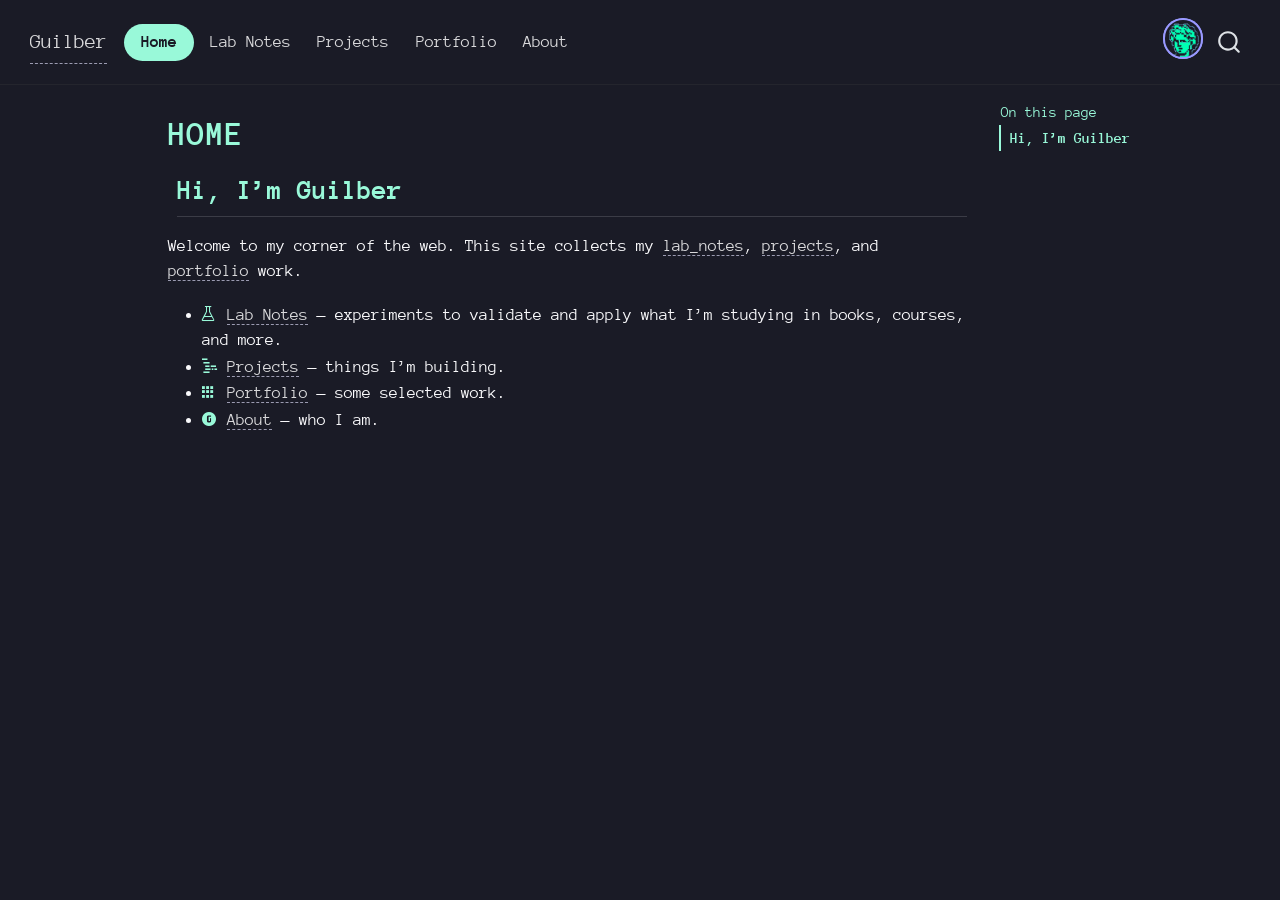
<file: index.html>
<!DOCTYPE html>
<html xmlns="http://www.w3.org/1999/xhtml" lang="en" xml:lang="en"><head>

<meta charset="utf-8">
<meta name="generator" content="quarto-1.9.38">

<meta name="viewport" content="width=device-width, initial-scale=1.0, user-scalable=yes">


<title>Home – Guilber</title>
<style>
/* Default styles provided by pandoc.
** See https://pandoc.org/MANUAL.html#variables-for-html for config info.
*/
code{white-space: pre-wrap;}
span.smallcaps{font-variant: small-caps;}
div.columns{display: flex; gap: min(4vw, 1.5em);}
div.column{flex: auto; overflow-x: auto;}
div.hanging-indent{margin-left: 1.5em; text-indent: -1.5em;}
ul.task-list{list-style: none;}
ul.task-list li input[type="checkbox"] {
  width: 0.8em;
  margin: 0 0.8em 0.2em -1em; /* quarto-specific, see https://github.com/quarto-dev/quarto-cli/issues/4556 */ 
  vertical-align: middle;
}
</style>


<script src="site_libs/quarto-nav/quarto-nav.js"></script>
<script src="site_libs/quarto-nav/headroom.min.js"></script>
<script src="site_libs/clipboard/clipboard.min.js"></script>
<script src="site_libs/quarto-search/autocomplete.umd.js"></script>
<script src="site_libs/quarto-search/fuse.min.js"></script>
<script src="site_libs/quarto-search/quarto-search.js"></script>
<meta name="quarto:offset" content="./">
<script src="site_libs/quarto-html/quarto.js" type="module"></script>
<script src="site_libs/quarto-html/tabsets/tabsets.js" type="module"></script>
<script src="site_libs/quarto-html/popper.min.js"></script>
<script src="site_libs/quarto-html/tippy.umd.min.js"></script>
<script src="site_libs/quarto-html/anchor.min.js"></script>
<link href="site_libs/quarto-html/tippy.css" rel="stylesheet">
<link href="site_libs/quarto-html/quarto-syntax-highlighting-dark-917e33fef9f22345ae8a730791d0194a.css" rel="stylesheet" id="quarto-text-highlighting-styles">
<script src="site_libs/bootstrap/bootstrap.min.js"></script>
<link href="site_libs/bootstrap/bootstrap-icons.css" rel="stylesheet">
<link href="site_libs/bootstrap/bootstrap-7b5bb4c5043540c3bf9697b502b57fb2.min.css" rel="stylesheet" append-hash="true" id="quarto-bootstrap" data-mode="dark">
<script id="quarto-search-options" type="application/json">{
  "location": "navbar",
  "copy-button": false,
  "collapse-after": 3,
  "panel-placement": "end",
  "type": "overlay",
  "limit": 50,
  "keyboard-shortcut": [
    "f",
    "/",
    "s"
  ],
  "show-item-context": false,
  "language": {
    "search-no-results-text": "No results",
    "search-matching-documents-text": "matching documents",
    "search-copy-link-title": "Copy link to search",
    "search-hide-matches-text": "Hide additional matches",
    "search-more-match-text": "more match in this document",
    "search-more-matches-text": "more matches in this document",
    "search-clear-button-title": "Clear",
    "search-text-placeholder": "",
    "search-detached-cancel-button-title": "Cancel",
    "search-submit-button-title": "Submit",
    "search-label": "Search"
  }
}</script>


<link rel="stylesheet" href="styles.css">
</head>

<body class="nav-fixed quarto-light">

<div id="quarto-search-results"></div>
  <header id="quarto-header" class="headroom fixed-top">
    <nav class="navbar navbar-expand-lg " data-bs-theme="dark">
      <div class="navbar-container container-fluid">
      <div class="navbar-brand-container mx-auto">
    <a class="navbar-brand" href="./index.html">
    <span class="navbar-title">Guilber</span>
    </a>
  </div>
            <div id="quarto-search" class="" title="Search"></div>
          <button class="navbar-toggler" type="button" data-bs-toggle="collapse" data-bs-target="#navbarCollapse" aria-controls="navbarCollapse" role="menu" aria-expanded="false" aria-label="Toggle navigation" onclick="if (window.quartoToggleHeadroom) { window.quartoToggleHeadroom(); }">
  <span class="navbar-toggler-icon"></span>
</button>
          <div class="collapse navbar-collapse" id="navbarCollapse">
            <ul class="navbar-nav navbar-nav-scroll me-auto">
  <li class="nav-item">
    <a class="nav-link active" href="./index.html" aria-current="page"> 
<span class="menu-text">Home</span></a>
  </li>  
  <li class="nav-item">
    <a class="nav-link" href="./lab_notes/index.html"> 
<span class="menu-text">Lab Notes</span></a>
  </li>  
  <li class="nav-item">
    <a class="nav-link" href="./projects.html"> 
<span class="menu-text">Projects</span></a>
  </li>  
  <li class="nav-item">
    <a class="nav-link" href="./portfolio.html"> 
<span class="menu-text">Portfolio</span></a>
  </li>  
  <li class="nav-item">
    <a class="nav-link" href="./about.html"> 
<span class="menu-text">About</span></a>
  </li>  
</ul>
            <ul class="navbar-nav navbar-nav-scroll ms-auto">
  <li class="nav-item">
    <a class="nav-link" href="https://github.com/guilber-c"> 
<span class="menu-text"><img src="./images/github-avatar.png" class="navbar-avatar" alt="GitHub"></span></a>
  </li>  
</ul>
          </div> <!-- /navcollapse -->
            <div class="quarto-navbar-tools">
</div>
      </div> <!-- /container-fluid -->
    </nav>
</header>
<!-- content -->
<div id="quarto-content" class="quarto-container page-columns page-rows-contents page-layout-article page-navbar">
<!-- sidebar -->
<!-- margin-sidebar -->
    <div id="quarto-margin-sidebar" class="sidebar margin-sidebar">
        <nav id="TOC" role="doc-toc" class="toc-active">
    <h2 id="toc-title">On this page</h2>
   
  <ul>
  <li><a href="#hi-im-guilber" id="toc-hi-im-guilber" class="nav-link active" data-scroll-target="#hi-im-guilber">Hi, I’m Guilber</a></li>
  </ul>
</nav>
    </div>
<!-- main -->
<main class="content" id="quarto-document-content">

<header id="title-block-header" class="quarto-title-block default">
<div class="quarto-title">
<h1 class="title">Home</h1>
</div>



<div class="quarto-title-meta">

    
  
    
  </div>
  


</header>


<section id="hi-im-guilber" class="level2">
<h2 class="anchored" data-anchor-id="hi-im-guilber">Hi, I’m Guilber</h2>
<p>Welcome to my corner of the web. This site collects my <a href="./lab_notes/index.html">lab_notes</a>, <a href="./projects.html">projects</a>, and <a href="./portfolio.html">portfolio</a> work.</p>
<ul>
<li><span class="nf"></span> <strong><a href="./lab_notes/index.html">Lab Notes</a></strong> — experiments to validate and apply what I’m studying in books, courses, and more.</li>
<li><span class="nf"></span> <strong><a href="./projects.html">Projects</a></strong> — things I’m building.</li>
<li><span class="nf">󰀻</span> <strong><a href="./portfolio.html">Portfolio</a></strong> — some selected work.</li>
<li><span class="nf">󰯾</span> <strong><a href="./about.html">About</a></strong> — who I am.</li>
</ul>


</section>

</main> <!-- /main -->
<script id="quarto-html-after-body" type="application/javascript">
  window.document.addEventListener("DOMContentLoaded", function (event) {
    const icon = "";
    const anchorJS = new window.AnchorJS();
    anchorJS.options = {
      placement: 'right',
      icon: icon
    };
    anchorJS.add('.anchored');
    const isCodeAnnotation = (el) => {
      for (const clz of el.classList) {
        if (clz.startsWith('code-annotation-')) {                     
          return true;
        }
      }
      return false;
    }
    const onCopySuccess = function(e) {
      // button target
      const button = e.trigger;
      // don't keep focus
      button.blur();
      // flash "checked"
      button.classList.add('code-copy-button-checked');
      var currentTitle = button.getAttribute("title");
      button.setAttribute("title", "Copied!");
      let tooltip;
      if (window.bootstrap) {
        button.setAttribute("data-bs-toggle", "tooltip");
        button.setAttribute("data-bs-placement", "left");
        button.setAttribute("data-bs-title", "Copied!");
        tooltip = new bootstrap.Tooltip(button, 
          { trigger: "manual", 
            customClass: "code-copy-button-tooltip",
            offset: [0, -8]});
        tooltip.show();    
      }
      setTimeout(function() {
        if (tooltip) {
          tooltip.hide();
          button.removeAttribute("data-bs-title");
          button.removeAttribute("data-bs-toggle");
          button.removeAttribute("data-bs-placement");
        }
        button.setAttribute("title", currentTitle);
        button.classList.remove('code-copy-button-checked');
      }, 1000);
      // clear code selection
      e.clearSelection();
    }
    const getTextToCopy = function(trigger) {
      const outerScaffold = trigger.parentElement.cloneNode(true);
      const codeEl = outerScaffold.querySelector('code');
      for (const childEl of codeEl.children) {
        if (isCodeAnnotation(childEl)) {
          childEl.remove();
        }
      }
      return codeEl.innerText;
    }
    const clipboard = new window.ClipboardJS('.code-copy-button:not([data-in-quarto-modal])', {
      text: getTextToCopy
    });
    clipboard.on('success', onCopySuccess);
    if (window.document.getElementById('quarto-embedded-source-code-modal')) {
      const clipboardModal = new window.ClipboardJS('.code-copy-button[data-in-quarto-modal]', {
        text: getTextToCopy,
        container: window.document.getElementById('quarto-embedded-source-code-modal')
      });
      clipboardModal.on('success', onCopySuccess);
    }
      var localhostRegex = new RegExp(/^(?:http|https):\/\/localhost\:?[0-9]*\//);
      var mailtoRegex = new RegExp(/^mailto:/);
        var filterRegex = new RegExp("https:\/\/guilber-c\.github\.io\/guilbers-studio-site\/");
      var isInternal = (href) => {
          return filterRegex.test(href) || localhostRegex.test(href) || mailtoRegex.test(href);
      }
      // Inspect non-navigation links and adorn them if external
     var links = window.document.querySelectorAll('a[href]:not(.nav-link):not(.navbar-brand):not(.toc-action):not(.sidebar-link):not(.sidebar-item-toggle):not(.pagination-link):not(.no-external):not([aria-hidden]):not(.dropdown-item):not(.quarto-navigation-tool):not(.about-link)');
      for (var i=0; i<links.length; i++) {
        const link = links[i];
        if (!isInternal(link.href)) {
          // undo the damage that might have been done by quarto-nav.js in the case of
          // links that we want to consider external
          if (link.dataset.originalHref !== undefined) {
            link.href = link.dataset.originalHref;
          }
        }
      }
    function tippyHover(el, contentFn, onTriggerFn, onUntriggerFn) {
      const config = {
        allowHTML: true,
        maxWidth: 500,
        delay: 100,
        arrow: false,
        appendTo: function(el) {
            return el.parentElement;
        },
        interactive: true,
        interactiveBorder: 10,
        theme: 'quarto',
        placement: 'bottom-start',
      };
      if (contentFn) {
        config.content = contentFn;
      }
      if (onTriggerFn) {
        config.onTrigger = onTriggerFn;
      }
      if (onUntriggerFn) {
        config.onUntrigger = onUntriggerFn;
      }
      window.tippy(el, config); 
    }
    const noterefs = window.document.querySelectorAll('a[role="doc-noteref"]');
    for (var i=0; i<noterefs.length; i++) {
      const ref = noterefs[i];
      tippyHover(ref, function() {
        // use id or data attribute instead here
        let href = ref.getAttribute('data-footnote-href') || ref.getAttribute('href');
        try { href = new URL(href).hash; } catch {}
        const id = href.replace(/^#\/?/, "");
        const note = window.document.getElementById(id);
        if (note) {
          return note.innerHTML;
        } else {
          return "";
        }
      });
    }
    const xrefs = window.document.querySelectorAll('a.quarto-xref');
    const processXRef = (id, note) => {
      // Strip column container classes
      const stripColumnClz = (el) => {
        el.classList.remove("page-full", "page-columns");
        if (el.children) {
          for (const child of el.children) {
            stripColumnClz(child);
          }
        }
      }
      stripColumnClz(note)
      if (id === null || id.startsWith('sec-')) {
        // Special case sections, only their first couple elements
        const container = document.createElement("div");
        if (note.children && note.children.length > 2) {
          container.appendChild(note.children[0].cloneNode(true));
          for (let i = 1; i < note.children.length; i++) {
            const child = note.children[i];
            if (child.tagName === "P" && child.innerText === "") {
              continue;
            } else {
              container.appendChild(child.cloneNode(true));
              break;
            }
          }
          if (window.Quarto?.typesetMath) {
            window.Quarto.typesetMath(container);
          }
          return container.innerHTML
        } else {
          if (window.Quarto?.typesetMath) {
            window.Quarto.typesetMath(note);
          }
          return note.innerHTML;
        }
      } else {
        // Remove any anchor links if they are present
        const anchorLink = note.querySelector('a.anchorjs-link');
        if (anchorLink) {
          anchorLink.remove();
        }
        if (window.Quarto?.typesetMath) {
          window.Quarto.typesetMath(note);
        }
        if (note.classList.contains("callout")) {
          return note.outerHTML;
        } else {
          return note.innerHTML;
        }
      }
    }
    for (var i=0; i<xrefs.length; i++) {
      const xref = xrefs[i];
      tippyHover(xref, undefined, function(instance) {
        instance.disable();
        let url = xref.getAttribute('href');
        let hash = undefined; 
        if (url.startsWith('#')) {
          hash = url;
        } else {
          try { hash = new URL(url).hash; } catch {}
        }
        if (hash) {
          const id = hash.replace(/^#\/?/, "");
          const note = window.document.getElementById(id);
          if (note !== null) {
            try {
              const html = processXRef(id, note.cloneNode(true));
              instance.setContent(html);
            } finally {
              instance.enable();
              instance.show();
            }
          } else {
            // See if we can fetch this
            fetch(url.split('#')[0])
            .then(res => res.text())
            .then(html => {
              const parser = new DOMParser();
              const htmlDoc = parser.parseFromString(html, "text/html");
              const note = htmlDoc.getElementById(id);
              if (note !== null) {
                const html = processXRef(id, note);
                instance.setContent(html);
              } 
            }).finally(() => {
              instance.enable();
              instance.show();
            });
          }
        } else {
          // See if we can fetch a full url (with no hash to target)
          // This is a special case and we should probably do some content thinning / targeting
          fetch(url)
          .then(res => res.text())
          .then(html => {
            const parser = new DOMParser();
            const htmlDoc = parser.parseFromString(html, "text/html");
            const note = htmlDoc.querySelector('main.content');
            if (note !== null) {
              // This should only happen for chapter cross references
              // (since there is no id in the URL)
              // remove the first header
              if (note.children.length > 0 && note.children[0].tagName === "HEADER") {
                note.children[0].remove();
              }
              const html = processXRef(null, note);
              instance.setContent(html);
            } 
          }).finally(() => {
            instance.enable();
            instance.show();
          });
        }
      }, function(instance) {
      });
    }
        let selectedAnnoteEl;
        const selectorForAnnotation = ( cell, annotation) => {
          let cellAttr = 'data-code-cell="' + cell + '"';
          let lineAttr = 'data-code-annotation="' +  annotation + '"';
          const selector = 'span[' + cellAttr + '][' + lineAttr + ']';
          return selector;
        }
        const selectCodeLines = (annoteEl) => {
          const doc = window.document;
          const targetCell = annoteEl.getAttribute("data-target-cell");
          const targetAnnotation = annoteEl.getAttribute("data-target-annotation");
          const annoteSpan = window.document.querySelector(selectorForAnnotation(targetCell, targetAnnotation));
          const lines = annoteSpan.getAttribute("data-code-lines").split(",");
          const lineIds = lines.map((line) => {
            return targetCell + "-" + line;
          })
          let top = null;
          let height = null;
          let parent = null;
          if (lineIds.length > 0) {
              //compute the position of the single el (top and bottom and make a div)
              const el = window.document.getElementById(lineIds[0]);
              top = el.offsetTop;
              height = el.offsetHeight;
              parent = el.parentElement.parentElement;
            if (lineIds.length > 1) {
              const lastEl = window.document.getElementById(lineIds[lineIds.length - 1]);
              const bottom = lastEl.offsetTop + lastEl.offsetHeight;
              height = bottom - top;
            }
            if (top !== null && height !== null && parent !== null) {
              // cook up a div (if necessary) and position it 
              let div = window.document.getElementById("code-annotation-line-highlight");
              if (div === null) {
                div = window.document.createElement("div");
                div.setAttribute("id", "code-annotation-line-highlight");
                div.style.position = 'absolute';
                parent.appendChild(div);
              }
              div.style.top = top - 2 + "px";
              div.style.height = height + 4 + "px";
              div.style.left = 0;
              let gutterDiv = window.document.getElementById("code-annotation-line-highlight-gutter");
              if (gutterDiv === null) {
                gutterDiv = window.document.createElement("div");
                gutterDiv.setAttribute("id", "code-annotation-line-highlight-gutter");
                gutterDiv.style.position = 'absolute';
                const codeCell = window.document.getElementById(targetCell);
                const gutter = codeCell.querySelector('.code-annotation-gutter');
                gutter.appendChild(gutterDiv);
              }
              gutterDiv.style.top = top - 2 + "px";
              gutterDiv.style.height = height + 4 + "px";
            }
            selectedAnnoteEl = annoteEl;
          }
        };
        const unselectCodeLines = () => {
          const elementsIds = ["code-annotation-line-highlight", "code-annotation-line-highlight-gutter"];
          elementsIds.forEach((elId) => {
            const div = window.document.getElementById(elId);
            if (div) {
              div.remove();
            }
          });
          selectedAnnoteEl = undefined;
        };
          // Handle positioning of the toggle
      window.addEventListener(
        "resize",
        throttle(() => {
          elRect = undefined;
          if (selectedAnnoteEl) {
            selectCodeLines(selectedAnnoteEl);
          }
        }, 10)
      );
      function throttle(fn, ms) {
      let throttle = false;
      let timer;
        return (...args) => {
          if(!throttle) { // first call gets through
              fn.apply(this, args);
              throttle = true;
          } else { // all the others get throttled
              if(timer) clearTimeout(timer); // cancel #2
              timer = setTimeout(() => {
                fn.apply(this, args);
                timer = throttle = false;
              }, ms);
          }
        };
      }
        // Attach click handler to the DT
        const annoteDls = window.document.querySelectorAll('dt[data-target-cell]');
        for (const annoteDlNode of annoteDls) {
          annoteDlNode.addEventListener('click', (event) => {
            const clickedEl = event.target;
            if (clickedEl !== selectedAnnoteEl) {
              unselectCodeLines();
              const activeEl = window.document.querySelector('dt[data-target-cell].code-annotation-active');
              if (activeEl) {
                activeEl.classList.remove('code-annotation-active');
              }
              selectCodeLines(clickedEl);
              clickedEl.classList.add('code-annotation-active');
            } else {
              // Unselect the line
              unselectCodeLines();
              clickedEl.classList.remove('code-annotation-active');
            }
          });
        }
    const findCites = (el) => {
      const parentEl = el.parentElement;
      if (parentEl) {
        const cites = parentEl.dataset.cites;
        if (cites) {
          return {
            el,
            cites: cites.split(' ')
          };
        } else {
          return findCites(el.parentElement)
        }
      } else {
        return undefined;
      }
    };
    var bibliorefs = window.document.querySelectorAll('a[role="doc-biblioref"]');
    for (var i=0; i<bibliorefs.length; i++) {
      const ref = bibliorefs[i];
      const citeInfo = findCites(ref);
      if (citeInfo) {
        tippyHover(citeInfo.el, function() {
          var popup = window.document.createElement('div');
          citeInfo.cites.forEach(function(cite) {
            var citeDiv = window.document.createElement('div');
            citeDiv.classList.add('hanging-indent');
            citeDiv.classList.add('csl-entry');
            var biblioDiv = window.document.getElementById('ref-' + cite);
            if (biblioDiv) {
              citeDiv.innerHTML = biblioDiv.innerHTML;
            }
            popup.appendChild(citeDiv);
          });
          return popup.innerHTML;
        });
      }
    }
  });
  </script>
</div> <!-- /content -->




</body></html>
</file>
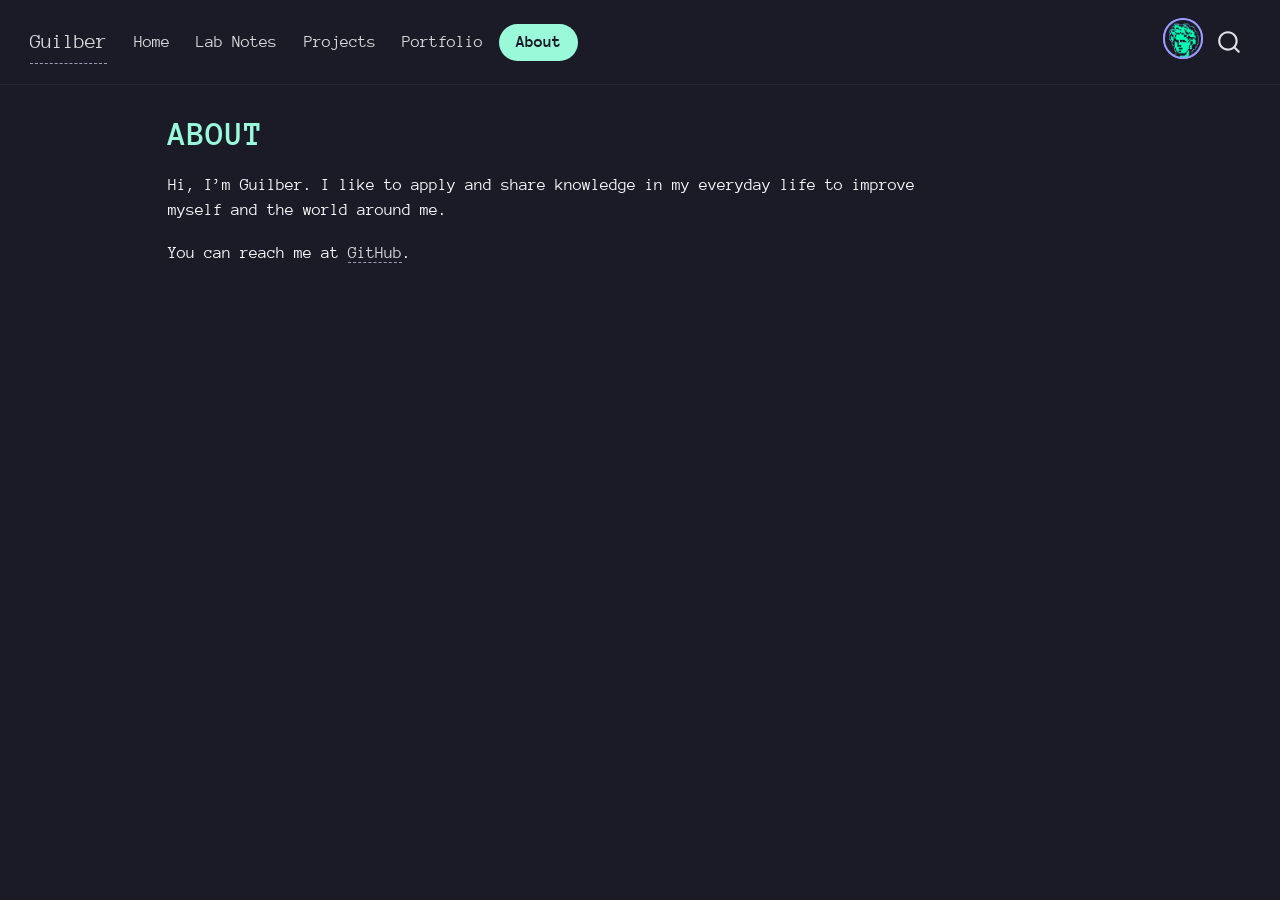
<file: about.html>
<!DOCTYPE html>
<html xmlns="http://www.w3.org/1999/xhtml" lang="en" xml:lang="en"><head>

<meta charset="utf-8">
<meta name="generator" content="quarto-1.9.38">

<meta name="viewport" content="width=device-width, initial-scale=1.0, user-scalable=yes">


<title>About – Guilber</title>
<style>
/* Default styles provided by pandoc.
** See https://pandoc.org/MANUAL.html#variables-for-html for config info.
*/
code{white-space: pre-wrap;}
span.smallcaps{font-variant: small-caps;}
div.columns{display: flex; gap: min(4vw, 1.5em);}
div.column{flex: auto; overflow-x: auto;}
div.hanging-indent{margin-left: 1.5em; text-indent: -1.5em;}
ul.task-list{list-style: none;}
ul.task-list li input[type="checkbox"] {
  width: 0.8em;
  margin: 0 0.8em 0.2em -1em; /* quarto-specific, see https://github.com/quarto-dev/quarto-cli/issues/4556 */ 
  vertical-align: middle;
}
</style>


<script src="site_libs/quarto-nav/quarto-nav.js"></script>
<script src="site_libs/quarto-nav/headroom.min.js"></script>
<script src="site_libs/clipboard/clipboard.min.js"></script>
<script src="site_libs/quarto-search/autocomplete.umd.js"></script>
<script src="site_libs/quarto-search/fuse.min.js"></script>
<script src="site_libs/quarto-search/quarto-search.js"></script>
<meta name="quarto:offset" content="./">
<script src="site_libs/quarto-html/quarto.js" type="module"></script>
<script src="site_libs/quarto-html/tabsets/tabsets.js" type="module"></script>
<script src="site_libs/quarto-html/popper.min.js"></script>
<script src="site_libs/quarto-html/tippy.umd.min.js"></script>
<script src="site_libs/quarto-html/anchor.min.js"></script>
<link href="site_libs/quarto-html/tippy.css" rel="stylesheet">
<link href="site_libs/quarto-html/quarto-syntax-highlighting-dark-917e33fef9f22345ae8a730791d0194a.css" rel="stylesheet" id="quarto-text-highlighting-styles">
<script src="site_libs/bootstrap/bootstrap.min.js"></script>
<link href="site_libs/bootstrap/bootstrap-icons.css" rel="stylesheet">
<link href="site_libs/bootstrap/bootstrap-7b5bb4c5043540c3bf9697b502b57fb2.min.css" rel="stylesheet" append-hash="true" id="quarto-bootstrap" data-mode="dark">
<script id="quarto-search-options" type="application/json">{
  "location": "navbar",
  "copy-button": false,
  "collapse-after": 3,
  "panel-placement": "end",
  "type": "overlay",
  "limit": 50,
  "keyboard-shortcut": [
    "f",
    "/",
    "s"
  ],
  "show-item-context": false,
  "language": {
    "search-no-results-text": "No results",
    "search-matching-documents-text": "matching documents",
    "search-copy-link-title": "Copy link to search",
    "search-hide-matches-text": "Hide additional matches",
    "search-more-match-text": "more match in this document",
    "search-more-matches-text": "more matches in this document",
    "search-clear-button-title": "Clear",
    "search-text-placeholder": "",
    "search-detached-cancel-button-title": "Cancel",
    "search-submit-button-title": "Submit",
    "search-label": "Search"
  }
}</script>


<link rel="stylesheet" href="styles.css">
</head>

<body class="nav-fixed quarto-light">

<div id="quarto-search-results"></div>
  <header id="quarto-header" class="headroom fixed-top">
    <nav class="navbar navbar-expand-lg " data-bs-theme="dark">
      <div class="navbar-container container-fluid">
      <div class="navbar-brand-container mx-auto">
    <a class="navbar-brand" href="./index.html">
    <span class="navbar-title">Guilber</span>
    </a>
  </div>
            <div id="quarto-search" class="" title="Search"></div>
          <button class="navbar-toggler" type="button" data-bs-toggle="collapse" data-bs-target="#navbarCollapse" aria-controls="navbarCollapse" role="menu" aria-expanded="false" aria-label="Toggle navigation" onclick="if (window.quartoToggleHeadroom) { window.quartoToggleHeadroom(); }">
  <span class="navbar-toggler-icon"></span>
</button>
          <div class="collapse navbar-collapse" id="navbarCollapse">
            <ul class="navbar-nav navbar-nav-scroll me-auto">
  <li class="nav-item">
    <a class="nav-link" href="./index.html"> 
<span class="menu-text">Home</span></a>
  </li>  
  <li class="nav-item">
    <a class="nav-link" href="./lab_notes/index.html"> 
<span class="menu-text">Lab Notes</span></a>
  </li>  
  <li class="nav-item">
    <a class="nav-link" href="./projects.html"> 
<span class="menu-text">Projects</span></a>
  </li>  
  <li class="nav-item">
    <a class="nav-link" href="./portfolio.html"> 
<span class="menu-text">Portfolio</span></a>
  </li>  
  <li class="nav-item">
    <a class="nav-link active" href="./about.html" aria-current="page"> 
<span class="menu-text">About</span></a>
  </li>  
</ul>
            <ul class="navbar-nav navbar-nav-scroll ms-auto">
  <li class="nav-item">
    <a class="nav-link" href="https://github.com/guilber-c"> 
<span class="menu-text"><img src="./images/github-avatar.png" class="navbar-avatar" alt="GitHub"></span></a>
  </li>  
</ul>
          </div> <!-- /navcollapse -->
            <div class="quarto-navbar-tools">
</div>
      </div> <!-- /container-fluid -->
    </nav>
</header>
<!-- content -->
<div id="quarto-content" class="quarto-container page-columns page-rows-contents page-layout-article page-navbar">
<!-- sidebar -->
<!-- margin-sidebar -->
    <div id="quarto-margin-sidebar" class="sidebar margin-sidebar zindex-bottom">
        
    </div>
<!-- main -->
<main class="content" id="quarto-document-content">

<header id="title-block-header" class="quarto-title-block default">
<div class="quarto-title">
<h1 class="title">About</h1>
</div>



<div class="quarto-title-meta">

    
  
    
  </div>
  


</header>


<p>Hi, I’m Guilber. I like to apply and share knowledge in my everyday life to improve myself and the world around me.</p>
<p>You can reach me at <a href="https://github.com/guilber-c">GitHub</a>.</p>



</main> <!-- /main -->
<script id="quarto-html-after-body" type="application/javascript">
  window.document.addEventListener("DOMContentLoaded", function (event) {
    const icon = "";
    const anchorJS = new window.AnchorJS();
    anchorJS.options = {
      placement: 'right',
      icon: icon
    };
    anchorJS.add('.anchored');
    const isCodeAnnotation = (el) => {
      for (const clz of el.classList) {
        if (clz.startsWith('code-annotation-')) {                     
          return true;
        }
      }
      return false;
    }
    const onCopySuccess = function(e) {
      // button target
      const button = e.trigger;
      // don't keep focus
      button.blur();
      // flash "checked"
      button.classList.add('code-copy-button-checked');
      var currentTitle = button.getAttribute("title");
      button.setAttribute("title", "Copied!");
      let tooltip;
      if (window.bootstrap) {
        button.setAttribute("data-bs-toggle", "tooltip");
        button.setAttribute("data-bs-placement", "left");
        button.setAttribute("data-bs-title", "Copied!");
        tooltip = new bootstrap.Tooltip(button, 
          { trigger: "manual", 
            customClass: "code-copy-button-tooltip",
            offset: [0, -8]});
        tooltip.show();    
      }
      setTimeout(function() {
        if (tooltip) {
          tooltip.hide();
          button.removeAttribute("data-bs-title");
          button.removeAttribute("data-bs-toggle");
          button.removeAttribute("data-bs-placement");
        }
        button.setAttribute("title", currentTitle);
        button.classList.remove('code-copy-button-checked');
      }, 1000);
      // clear code selection
      e.clearSelection();
    }
    const getTextToCopy = function(trigger) {
      const outerScaffold = trigger.parentElement.cloneNode(true);
      const codeEl = outerScaffold.querySelector('code');
      for (const childEl of codeEl.children) {
        if (isCodeAnnotation(childEl)) {
          childEl.remove();
        }
      }
      return codeEl.innerText;
    }
    const clipboard = new window.ClipboardJS('.code-copy-button:not([data-in-quarto-modal])', {
      text: getTextToCopy
    });
    clipboard.on('success', onCopySuccess);
    if (window.document.getElementById('quarto-embedded-source-code-modal')) {
      const clipboardModal = new window.ClipboardJS('.code-copy-button[data-in-quarto-modal]', {
        text: getTextToCopy,
        container: window.document.getElementById('quarto-embedded-source-code-modal')
      });
      clipboardModal.on('success', onCopySuccess);
    }
      var localhostRegex = new RegExp(/^(?:http|https):\/\/localhost\:?[0-9]*\//);
      var mailtoRegex = new RegExp(/^mailto:/);
        var filterRegex = new RegExp("https:\/\/guilber-c\.github\.io\/guilbers-studio-site\/");
      var isInternal = (href) => {
          return filterRegex.test(href) || localhostRegex.test(href) || mailtoRegex.test(href);
      }
      // Inspect non-navigation links and adorn them if external
     var links = window.document.querySelectorAll('a[href]:not(.nav-link):not(.navbar-brand):not(.toc-action):not(.sidebar-link):not(.sidebar-item-toggle):not(.pagination-link):not(.no-external):not([aria-hidden]):not(.dropdown-item):not(.quarto-navigation-tool):not(.about-link)');
      for (var i=0; i<links.length; i++) {
        const link = links[i];
        if (!isInternal(link.href)) {
          // undo the damage that might have been done by quarto-nav.js in the case of
          // links that we want to consider external
          if (link.dataset.originalHref !== undefined) {
            link.href = link.dataset.originalHref;
          }
        }
      }
    function tippyHover(el, contentFn, onTriggerFn, onUntriggerFn) {
      const config = {
        allowHTML: true,
        maxWidth: 500,
        delay: 100,
        arrow: false,
        appendTo: function(el) {
            return el.parentElement;
        },
        interactive: true,
        interactiveBorder: 10,
        theme: 'quarto',
        placement: 'bottom-start',
      };
      if (contentFn) {
        config.content = contentFn;
      }
      if (onTriggerFn) {
        config.onTrigger = onTriggerFn;
      }
      if (onUntriggerFn) {
        config.onUntrigger = onUntriggerFn;
      }
      window.tippy(el, config); 
    }
    const noterefs = window.document.querySelectorAll('a[role="doc-noteref"]');
    for (var i=0; i<noterefs.length; i++) {
      const ref = noterefs[i];
      tippyHover(ref, function() {
        // use id or data attribute instead here
        let href = ref.getAttribute('data-footnote-href') || ref.getAttribute('href');
        try { href = new URL(href).hash; } catch {}
        const id = href.replace(/^#\/?/, "");
        const note = window.document.getElementById(id);
        if (note) {
          return note.innerHTML;
        } else {
          return "";
        }
      });
    }
    const xrefs = window.document.querySelectorAll('a.quarto-xref');
    const processXRef = (id, note) => {
      // Strip column container classes
      const stripColumnClz = (el) => {
        el.classList.remove("page-full", "page-columns");
        if (el.children) {
          for (const child of el.children) {
            stripColumnClz(child);
          }
        }
      }
      stripColumnClz(note)
      if (id === null || id.startsWith('sec-')) {
        // Special case sections, only their first couple elements
        const container = document.createElement("div");
        if (note.children && note.children.length > 2) {
          container.appendChild(note.children[0].cloneNode(true));
          for (let i = 1; i < note.children.length; i++) {
            const child = note.children[i];
            if (child.tagName === "P" && child.innerText === "") {
              continue;
            } else {
              container.appendChild(child.cloneNode(true));
              break;
            }
          }
          if (window.Quarto?.typesetMath) {
            window.Quarto.typesetMath(container);
          }
          return container.innerHTML
        } else {
          if (window.Quarto?.typesetMath) {
            window.Quarto.typesetMath(note);
          }
          return note.innerHTML;
        }
      } else {
        // Remove any anchor links if they are present
        const anchorLink = note.querySelector('a.anchorjs-link');
        if (anchorLink) {
          anchorLink.remove();
        }
        if (window.Quarto?.typesetMath) {
          window.Quarto.typesetMath(note);
        }
        if (note.classList.contains("callout")) {
          return note.outerHTML;
        } else {
          return note.innerHTML;
        }
      }
    }
    for (var i=0; i<xrefs.length; i++) {
      const xref = xrefs[i];
      tippyHover(xref, undefined, function(instance) {
        instance.disable();
        let url = xref.getAttribute('href');
        let hash = undefined; 
        if (url.startsWith('#')) {
          hash = url;
        } else {
          try { hash = new URL(url).hash; } catch {}
        }
        if (hash) {
          const id = hash.replace(/^#\/?/, "");
          const note = window.document.getElementById(id);
          if (note !== null) {
            try {
              const html = processXRef(id, note.cloneNode(true));
              instance.setContent(html);
            } finally {
              instance.enable();
              instance.show();
            }
          } else {
            // See if we can fetch this
            fetch(url.split('#')[0])
            .then(res => res.text())
            .then(html => {
              const parser = new DOMParser();
              const htmlDoc = parser.parseFromString(html, "text/html");
              const note = htmlDoc.getElementById(id);
              if (note !== null) {
                const html = processXRef(id, note);
                instance.setContent(html);
              } 
            }).finally(() => {
              instance.enable();
              instance.show();
            });
          }
        } else {
          // See if we can fetch a full url (with no hash to target)
          // This is a special case and we should probably do some content thinning / targeting
          fetch(url)
          .then(res => res.text())
          .then(html => {
            const parser = new DOMParser();
            const htmlDoc = parser.parseFromString(html, "text/html");
            const note = htmlDoc.querySelector('main.content');
            if (note !== null) {
              // This should only happen for chapter cross references
              // (since there is no id in the URL)
              // remove the first header
              if (note.children.length > 0 && note.children[0].tagName === "HEADER") {
                note.children[0].remove();
              }
              const html = processXRef(null, note);
              instance.setContent(html);
            } 
          }).finally(() => {
            instance.enable();
            instance.show();
          });
        }
      }, function(instance) {
      });
    }
        let selectedAnnoteEl;
        const selectorForAnnotation = ( cell, annotation) => {
          let cellAttr = 'data-code-cell="' + cell + '"';
          let lineAttr = 'data-code-annotation="' +  annotation + '"';
          const selector = 'span[' + cellAttr + '][' + lineAttr + ']';
          return selector;
        }
        const selectCodeLines = (annoteEl) => {
          const doc = window.document;
          const targetCell = annoteEl.getAttribute("data-target-cell");
          const targetAnnotation = annoteEl.getAttribute("data-target-annotation");
          const annoteSpan = window.document.querySelector(selectorForAnnotation(targetCell, targetAnnotation));
          const lines = annoteSpan.getAttribute("data-code-lines").split(",");
          const lineIds = lines.map((line) => {
            return targetCell + "-" + line;
          })
          let top = null;
          let height = null;
          let parent = null;
          if (lineIds.length > 0) {
              //compute the position of the single el (top and bottom and make a div)
              const el = window.document.getElementById(lineIds[0]);
              top = el.offsetTop;
              height = el.offsetHeight;
              parent = el.parentElement.parentElement;
            if (lineIds.length > 1) {
              const lastEl = window.document.getElementById(lineIds[lineIds.length - 1]);
              const bottom = lastEl.offsetTop + lastEl.offsetHeight;
              height = bottom - top;
            }
            if (top !== null && height !== null && parent !== null) {
              // cook up a div (if necessary) and position it 
              let div = window.document.getElementById("code-annotation-line-highlight");
              if (div === null) {
                div = window.document.createElement("div");
                div.setAttribute("id", "code-annotation-line-highlight");
                div.style.position = 'absolute';
                parent.appendChild(div);
              }
              div.style.top = top - 2 + "px";
              div.style.height = height + 4 + "px";
              div.style.left = 0;
              let gutterDiv = window.document.getElementById("code-annotation-line-highlight-gutter");
              if (gutterDiv === null) {
                gutterDiv = window.document.createElement("div");
                gutterDiv.setAttribute("id", "code-annotation-line-highlight-gutter");
                gutterDiv.style.position = 'absolute';
                const codeCell = window.document.getElementById(targetCell);
                const gutter = codeCell.querySelector('.code-annotation-gutter');
                gutter.appendChild(gutterDiv);
              }
              gutterDiv.style.top = top - 2 + "px";
              gutterDiv.style.height = height + 4 + "px";
            }
            selectedAnnoteEl = annoteEl;
          }
        };
        const unselectCodeLines = () => {
          const elementsIds = ["code-annotation-line-highlight", "code-annotation-line-highlight-gutter"];
          elementsIds.forEach((elId) => {
            const div = window.document.getElementById(elId);
            if (div) {
              div.remove();
            }
          });
          selectedAnnoteEl = undefined;
        };
          // Handle positioning of the toggle
      window.addEventListener(
        "resize",
        throttle(() => {
          elRect = undefined;
          if (selectedAnnoteEl) {
            selectCodeLines(selectedAnnoteEl);
          }
        }, 10)
      );
      function throttle(fn, ms) {
      let throttle = false;
      let timer;
        return (...args) => {
          if(!throttle) { // first call gets through
              fn.apply(this, args);
              throttle = true;
          } else { // all the others get throttled
              if(timer) clearTimeout(timer); // cancel #2
              timer = setTimeout(() => {
                fn.apply(this, args);
                timer = throttle = false;
              }, ms);
          }
        };
      }
        // Attach click handler to the DT
        const annoteDls = window.document.querySelectorAll('dt[data-target-cell]');
        for (const annoteDlNode of annoteDls) {
          annoteDlNode.addEventListener('click', (event) => {
            const clickedEl = event.target;
            if (clickedEl !== selectedAnnoteEl) {
              unselectCodeLines();
              const activeEl = window.document.querySelector('dt[data-target-cell].code-annotation-active');
              if (activeEl) {
                activeEl.classList.remove('code-annotation-active');
              }
              selectCodeLines(clickedEl);
              clickedEl.classList.add('code-annotation-active');
            } else {
              // Unselect the line
              unselectCodeLines();
              clickedEl.classList.remove('code-annotation-active');
            }
          });
        }
    const findCites = (el) => {
      const parentEl = el.parentElement;
      if (parentEl) {
        const cites = parentEl.dataset.cites;
        if (cites) {
          return {
            el,
            cites: cites.split(' ')
          };
        } else {
          return findCites(el.parentElement)
        }
      } else {
        return undefined;
      }
    };
    var bibliorefs = window.document.querySelectorAll('a[role="doc-biblioref"]');
    for (var i=0; i<bibliorefs.length; i++) {
      const ref = bibliorefs[i];
      const citeInfo = findCites(ref);
      if (citeInfo) {
        tippyHover(citeInfo.el, function() {
          var popup = window.document.createElement('div');
          citeInfo.cites.forEach(function(cite) {
            var citeDiv = window.document.createElement('div');
            citeDiv.classList.add('hanging-indent');
            citeDiv.classList.add('csl-entry');
            var biblioDiv = window.document.getElementById('ref-' + cite);
            if (biblioDiv) {
              citeDiv.innerHTML = biblioDiv.innerHTML;
            }
            popup.appendChild(citeDiv);
          });
          return popup.innerHTML;
        });
      }
    }
  });
  </script>
</div> <!-- /content -->




</body></html>
</file>
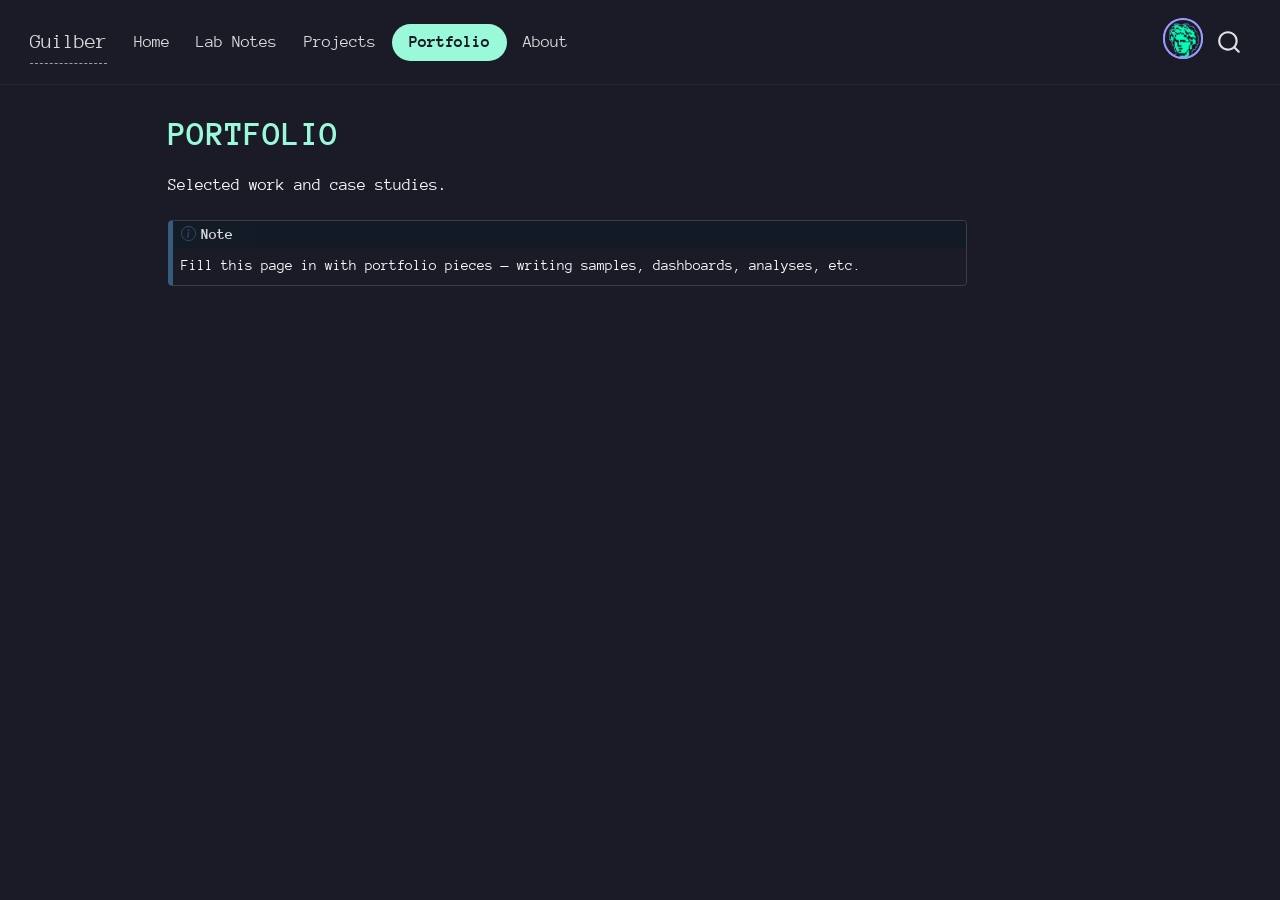
<file: portfolio.html>
<!DOCTYPE html>
<html xmlns="http://www.w3.org/1999/xhtml" lang="en" xml:lang="en"><head>

<meta charset="utf-8">
<meta name="generator" content="quarto-1.9.38">

<meta name="viewport" content="width=device-width, initial-scale=1.0, user-scalable=yes">


<title>Portfolio – Guilber</title>
<style>
/* Default styles provided by pandoc.
** See https://pandoc.org/MANUAL.html#variables-for-html for config info.
*/
code{white-space: pre-wrap;}
span.smallcaps{font-variant: small-caps;}
div.columns{display: flex; gap: min(4vw, 1.5em);}
div.column{flex: auto; overflow-x: auto;}
div.hanging-indent{margin-left: 1.5em; text-indent: -1.5em;}
ul.task-list{list-style: none;}
ul.task-list li input[type="checkbox"] {
  width: 0.8em;
  margin: 0 0.8em 0.2em -1em; /* quarto-specific, see https://github.com/quarto-dev/quarto-cli/issues/4556 */ 
  vertical-align: middle;
}
</style>


<script src="site_libs/quarto-nav/quarto-nav.js"></script>
<script src="site_libs/quarto-nav/headroom.min.js"></script>
<script src="site_libs/clipboard/clipboard.min.js"></script>
<script src="site_libs/quarto-search/autocomplete.umd.js"></script>
<script src="site_libs/quarto-search/fuse.min.js"></script>
<script src="site_libs/quarto-search/quarto-search.js"></script>
<meta name="quarto:offset" content="./">
<script src="site_libs/quarto-html/quarto.js" type="module"></script>
<script src="site_libs/quarto-html/tabsets/tabsets.js" type="module"></script>
<script src="site_libs/quarto-html/popper.min.js"></script>
<script src="site_libs/quarto-html/tippy.umd.min.js"></script>
<script src="site_libs/quarto-html/anchor.min.js"></script>
<link href="site_libs/quarto-html/tippy.css" rel="stylesheet">
<link href="site_libs/quarto-html/quarto-syntax-highlighting-dark-917e33fef9f22345ae8a730791d0194a.css" rel="stylesheet" id="quarto-text-highlighting-styles">
<script src="site_libs/bootstrap/bootstrap.min.js"></script>
<link href="site_libs/bootstrap/bootstrap-icons.css" rel="stylesheet">
<link href="site_libs/bootstrap/bootstrap-7b5bb4c5043540c3bf9697b502b57fb2.min.css" rel="stylesheet" append-hash="true" id="quarto-bootstrap" data-mode="dark">
<script id="quarto-search-options" type="application/json">{
  "location": "navbar",
  "copy-button": false,
  "collapse-after": 3,
  "panel-placement": "end",
  "type": "overlay",
  "limit": 50,
  "keyboard-shortcut": [
    "f",
    "/",
    "s"
  ],
  "show-item-context": false,
  "language": {
    "search-no-results-text": "No results",
    "search-matching-documents-text": "matching documents",
    "search-copy-link-title": "Copy link to search",
    "search-hide-matches-text": "Hide additional matches",
    "search-more-match-text": "more match in this document",
    "search-more-matches-text": "more matches in this document",
    "search-clear-button-title": "Clear",
    "search-text-placeholder": "",
    "search-detached-cancel-button-title": "Cancel",
    "search-submit-button-title": "Submit",
    "search-label": "Search"
  }
}</script>


<link rel="stylesheet" href="styles.css">
</head>

<body class="nav-fixed quarto-light">

<div id="quarto-search-results"></div>
  <header id="quarto-header" class="headroom fixed-top">
    <nav class="navbar navbar-expand-lg " data-bs-theme="dark">
      <div class="navbar-container container-fluid">
      <div class="navbar-brand-container mx-auto">
    <a class="navbar-brand" href="./index.html">
    <span class="navbar-title">Guilber</span>
    </a>
  </div>
            <div id="quarto-search" class="" title="Search"></div>
          <button class="navbar-toggler" type="button" data-bs-toggle="collapse" data-bs-target="#navbarCollapse" aria-controls="navbarCollapse" role="menu" aria-expanded="false" aria-label="Toggle navigation" onclick="if (window.quartoToggleHeadroom) { window.quartoToggleHeadroom(); }">
  <span class="navbar-toggler-icon"></span>
</button>
          <div class="collapse navbar-collapse" id="navbarCollapse">
            <ul class="navbar-nav navbar-nav-scroll me-auto">
  <li class="nav-item">
    <a class="nav-link" href="./index.html"> 
<span class="menu-text">Home</span></a>
  </li>  
  <li class="nav-item">
    <a class="nav-link" href="./lab_notes/index.html"> 
<span class="menu-text">Lab Notes</span></a>
  </li>  
  <li class="nav-item">
    <a class="nav-link" href="./projects.html"> 
<span class="menu-text">Projects</span></a>
  </li>  
  <li class="nav-item">
    <a class="nav-link active" href="./portfolio.html" aria-current="page"> 
<span class="menu-text">Portfolio</span></a>
  </li>  
  <li class="nav-item">
    <a class="nav-link" href="./about.html"> 
<span class="menu-text">About</span></a>
  </li>  
</ul>
            <ul class="navbar-nav navbar-nav-scroll ms-auto">
  <li class="nav-item">
    <a class="nav-link" href="https://github.com/guilber-c"> 
<span class="menu-text"><img src="./images/github-avatar.png" class="navbar-avatar" alt="GitHub"></span></a>
  </li>  
</ul>
          </div> <!-- /navcollapse -->
            <div class="quarto-navbar-tools">
</div>
      </div> <!-- /container-fluid -->
    </nav>
</header>
<!-- content -->
<div id="quarto-content" class="quarto-container page-columns page-rows-contents page-layout-article page-navbar">
<!-- sidebar -->
<!-- margin-sidebar -->
    <div id="quarto-margin-sidebar" class="sidebar margin-sidebar zindex-bottom">
        
    </div>
<!-- main -->
<main class="content" id="quarto-document-content">

<header id="title-block-header" class="quarto-title-block default">
<div class="quarto-title">
<h1 class="title">Portfolio</h1>
</div>



<div class="quarto-title-meta">

    
  
    
  </div>
  


</header>


<p>Selected work and case studies.</p>
<div class="callout callout-style-default callout-note callout-titled">
<div class="callout-header d-flex align-content-center">
<div class="callout-icon-container">
<i class="callout-icon"></i>
</div>
<div class="callout-title-container flex-fill">
Note
</div>
</div>
<div class="callout-body-container callout-body">
<p>Fill this page in with portfolio pieces — writing samples, dashboards, analyses, etc.</p>
</div>
</div>



</main> <!-- /main -->
<script id="quarto-html-after-body" type="application/javascript">
  window.document.addEventListener("DOMContentLoaded", function (event) {
    const icon = "";
    const anchorJS = new window.AnchorJS();
    anchorJS.options = {
      placement: 'right',
      icon: icon
    };
    anchorJS.add('.anchored');
    const isCodeAnnotation = (el) => {
      for (const clz of el.classList) {
        if (clz.startsWith('code-annotation-')) {                     
          return true;
        }
      }
      return false;
    }
    const onCopySuccess = function(e) {
      // button target
      const button = e.trigger;
      // don't keep focus
      button.blur();
      // flash "checked"
      button.classList.add('code-copy-button-checked');
      var currentTitle = button.getAttribute("title");
      button.setAttribute("title", "Copied!");
      let tooltip;
      if (window.bootstrap) {
        button.setAttribute("data-bs-toggle", "tooltip");
        button.setAttribute("data-bs-placement", "left");
        button.setAttribute("data-bs-title", "Copied!");
        tooltip = new bootstrap.Tooltip(button, 
          { trigger: "manual", 
            customClass: "code-copy-button-tooltip",
            offset: [0, -8]});
        tooltip.show();    
      }
      setTimeout(function() {
        if (tooltip) {
          tooltip.hide();
          button.removeAttribute("data-bs-title");
          button.removeAttribute("data-bs-toggle");
          button.removeAttribute("data-bs-placement");
        }
        button.setAttribute("title", currentTitle);
        button.classList.remove('code-copy-button-checked');
      }, 1000);
      // clear code selection
      e.clearSelection();
    }
    const getTextToCopy = function(trigger) {
      const outerScaffold = trigger.parentElement.cloneNode(true);
      const codeEl = outerScaffold.querySelector('code');
      for (const childEl of codeEl.children) {
        if (isCodeAnnotation(childEl)) {
          childEl.remove();
        }
      }
      return codeEl.innerText;
    }
    const clipboard = new window.ClipboardJS('.code-copy-button:not([data-in-quarto-modal])', {
      text: getTextToCopy
    });
    clipboard.on('success', onCopySuccess);
    if (window.document.getElementById('quarto-embedded-source-code-modal')) {
      const clipboardModal = new window.ClipboardJS('.code-copy-button[data-in-quarto-modal]', {
        text: getTextToCopy,
        container: window.document.getElementById('quarto-embedded-source-code-modal')
      });
      clipboardModal.on('success', onCopySuccess);
    }
      var localhostRegex = new RegExp(/^(?:http|https):\/\/localhost\:?[0-9]*\//);
      var mailtoRegex = new RegExp(/^mailto:/);
        var filterRegex = new RegExp("https:\/\/guilber-c\.github\.io\/guilbers-studio-site\/");
      var isInternal = (href) => {
          return filterRegex.test(href) || localhostRegex.test(href) || mailtoRegex.test(href);
      }
      // Inspect non-navigation links and adorn them if external
     var links = window.document.querySelectorAll('a[href]:not(.nav-link):not(.navbar-brand):not(.toc-action):not(.sidebar-link):not(.sidebar-item-toggle):not(.pagination-link):not(.no-external):not([aria-hidden]):not(.dropdown-item):not(.quarto-navigation-tool):not(.about-link)');
      for (var i=0; i<links.length; i++) {
        const link = links[i];
        if (!isInternal(link.href)) {
          // undo the damage that might have been done by quarto-nav.js in the case of
          // links that we want to consider external
          if (link.dataset.originalHref !== undefined) {
            link.href = link.dataset.originalHref;
          }
        }
      }
    function tippyHover(el, contentFn, onTriggerFn, onUntriggerFn) {
      const config = {
        allowHTML: true,
        maxWidth: 500,
        delay: 100,
        arrow: false,
        appendTo: function(el) {
            return el.parentElement;
        },
        interactive: true,
        interactiveBorder: 10,
        theme: 'quarto',
        placement: 'bottom-start',
      };
      if (contentFn) {
        config.content = contentFn;
      }
      if (onTriggerFn) {
        config.onTrigger = onTriggerFn;
      }
      if (onUntriggerFn) {
        config.onUntrigger = onUntriggerFn;
      }
      window.tippy(el, config); 
    }
    const noterefs = window.document.querySelectorAll('a[role="doc-noteref"]');
    for (var i=0; i<noterefs.length; i++) {
      const ref = noterefs[i];
      tippyHover(ref, function() {
        // use id or data attribute instead here
        let href = ref.getAttribute('data-footnote-href') || ref.getAttribute('href');
        try { href = new URL(href).hash; } catch {}
        const id = href.replace(/^#\/?/, "");
        const note = window.document.getElementById(id);
        if (note) {
          return note.innerHTML;
        } else {
          return "";
        }
      });
    }
    const xrefs = window.document.querySelectorAll('a.quarto-xref');
    const processXRef = (id, note) => {
      // Strip column container classes
      const stripColumnClz = (el) => {
        el.classList.remove("page-full", "page-columns");
        if (el.children) {
          for (const child of el.children) {
            stripColumnClz(child);
          }
        }
      }
      stripColumnClz(note)
      if (id === null || id.startsWith('sec-')) {
        // Special case sections, only their first couple elements
        const container = document.createElement("div");
        if (note.children && note.children.length > 2) {
          container.appendChild(note.children[0].cloneNode(true));
          for (let i = 1; i < note.children.length; i++) {
            const child = note.children[i];
            if (child.tagName === "P" && child.innerText === "") {
              continue;
            } else {
              container.appendChild(child.cloneNode(true));
              break;
            }
          }
          if (window.Quarto?.typesetMath) {
            window.Quarto.typesetMath(container);
          }
          return container.innerHTML
        } else {
          if (window.Quarto?.typesetMath) {
            window.Quarto.typesetMath(note);
          }
          return note.innerHTML;
        }
      } else {
        // Remove any anchor links if they are present
        const anchorLink = note.querySelector('a.anchorjs-link');
        if (anchorLink) {
          anchorLink.remove();
        }
        if (window.Quarto?.typesetMath) {
          window.Quarto.typesetMath(note);
        }
        if (note.classList.contains("callout")) {
          return note.outerHTML;
        } else {
          return note.innerHTML;
        }
      }
    }
    for (var i=0; i<xrefs.length; i++) {
      const xref = xrefs[i];
      tippyHover(xref, undefined, function(instance) {
        instance.disable();
        let url = xref.getAttribute('href');
        let hash = undefined; 
        if (url.startsWith('#')) {
          hash = url;
        } else {
          try { hash = new URL(url).hash; } catch {}
        }
        if (hash) {
          const id = hash.replace(/^#\/?/, "");
          const note = window.document.getElementById(id);
          if (note !== null) {
            try {
              const html = processXRef(id, note.cloneNode(true));
              instance.setContent(html);
            } finally {
              instance.enable();
              instance.show();
            }
          } else {
            // See if we can fetch this
            fetch(url.split('#')[0])
            .then(res => res.text())
            .then(html => {
              const parser = new DOMParser();
              const htmlDoc = parser.parseFromString(html, "text/html");
              const note = htmlDoc.getElementById(id);
              if (note !== null) {
                const html = processXRef(id, note);
                instance.setContent(html);
              } 
            }).finally(() => {
              instance.enable();
              instance.show();
            });
          }
        } else {
          // See if we can fetch a full url (with no hash to target)
          // This is a special case and we should probably do some content thinning / targeting
          fetch(url)
          .then(res => res.text())
          .then(html => {
            const parser = new DOMParser();
            const htmlDoc = parser.parseFromString(html, "text/html");
            const note = htmlDoc.querySelector('main.content');
            if (note !== null) {
              // This should only happen for chapter cross references
              // (since there is no id in the URL)
              // remove the first header
              if (note.children.length > 0 && note.children[0].tagName === "HEADER") {
                note.children[0].remove();
              }
              const html = processXRef(null, note);
              instance.setContent(html);
            } 
          }).finally(() => {
            instance.enable();
            instance.show();
          });
        }
      }, function(instance) {
      });
    }
        let selectedAnnoteEl;
        const selectorForAnnotation = ( cell, annotation) => {
          let cellAttr = 'data-code-cell="' + cell + '"';
          let lineAttr = 'data-code-annotation="' +  annotation + '"';
          const selector = 'span[' + cellAttr + '][' + lineAttr + ']';
          return selector;
        }
        const selectCodeLines = (annoteEl) => {
          const doc = window.document;
          const targetCell = annoteEl.getAttribute("data-target-cell");
          const targetAnnotation = annoteEl.getAttribute("data-target-annotation");
          const annoteSpan = window.document.querySelector(selectorForAnnotation(targetCell, targetAnnotation));
          const lines = annoteSpan.getAttribute("data-code-lines").split(",");
          const lineIds = lines.map((line) => {
            return targetCell + "-" + line;
          })
          let top = null;
          let height = null;
          let parent = null;
          if (lineIds.length > 0) {
              //compute the position of the single el (top and bottom and make a div)
              const el = window.document.getElementById(lineIds[0]);
              top = el.offsetTop;
              height = el.offsetHeight;
              parent = el.parentElement.parentElement;
            if (lineIds.length > 1) {
              const lastEl = window.document.getElementById(lineIds[lineIds.length - 1]);
              const bottom = lastEl.offsetTop + lastEl.offsetHeight;
              height = bottom - top;
            }
            if (top !== null && height !== null && parent !== null) {
              // cook up a div (if necessary) and position it 
              let div = window.document.getElementById("code-annotation-line-highlight");
              if (div === null) {
                div = window.document.createElement("div");
                div.setAttribute("id", "code-annotation-line-highlight");
                div.style.position = 'absolute';
                parent.appendChild(div);
              }
              div.style.top = top - 2 + "px";
              div.style.height = height + 4 + "px";
              div.style.left = 0;
              let gutterDiv = window.document.getElementById("code-annotation-line-highlight-gutter");
              if (gutterDiv === null) {
                gutterDiv = window.document.createElement("div");
                gutterDiv.setAttribute("id", "code-annotation-line-highlight-gutter");
                gutterDiv.style.position = 'absolute';
                const codeCell = window.document.getElementById(targetCell);
                const gutter = codeCell.querySelector('.code-annotation-gutter');
                gutter.appendChild(gutterDiv);
              }
              gutterDiv.style.top = top - 2 + "px";
              gutterDiv.style.height = height + 4 + "px";
            }
            selectedAnnoteEl = annoteEl;
          }
        };
        const unselectCodeLines = () => {
          const elementsIds = ["code-annotation-line-highlight", "code-annotation-line-highlight-gutter"];
          elementsIds.forEach((elId) => {
            const div = window.document.getElementById(elId);
            if (div) {
              div.remove();
            }
          });
          selectedAnnoteEl = undefined;
        };
          // Handle positioning of the toggle
      window.addEventListener(
        "resize",
        throttle(() => {
          elRect = undefined;
          if (selectedAnnoteEl) {
            selectCodeLines(selectedAnnoteEl);
          }
        }, 10)
      );
      function throttle(fn, ms) {
      let throttle = false;
      let timer;
        return (...args) => {
          if(!throttle) { // first call gets through
              fn.apply(this, args);
              throttle = true;
          } else { // all the others get throttled
              if(timer) clearTimeout(timer); // cancel #2
              timer = setTimeout(() => {
                fn.apply(this, args);
                timer = throttle = false;
              }, ms);
          }
        };
      }
        // Attach click handler to the DT
        const annoteDls = window.document.querySelectorAll('dt[data-target-cell]');
        for (const annoteDlNode of annoteDls) {
          annoteDlNode.addEventListener('click', (event) => {
            const clickedEl = event.target;
            if (clickedEl !== selectedAnnoteEl) {
              unselectCodeLines();
              const activeEl = window.document.querySelector('dt[data-target-cell].code-annotation-active');
              if (activeEl) {
                activeEl.classList.remove('code-annotation-active');
              }
              selectCodeLines(clickedEl);
              clickedEl.classList.add('code-annotation-active');
            } else {
              // Unselect the line
              unselectCodeLines();
              clickedEl.classList.remove('code-annotation-active');
            }
          });
        }
    const findCites = (el) => {
      const parentEl = el.parentElement;
      if (parentEl) {
        const cites = parentEl.dataset.cites;
        if (cites) {
          return {
            el,
            cites: cites.split(' ')
          };
        } else {
          return findCites(el.parentElement)
        }
      } else {
        return undefined;
      }
    };
    var bibliorefs = window.document.querySelectorAll('a[role="doc-biblioref"]');
    for (var i=0; i<bibliorefs.length; i++) {
      const ref = bibliorefs[i];
      const citeInfo = findCites(ref);
      if (citeInfo) {
        tippyHover(citeInfo.el, function() {
          var popup = window.document.createElement('div');
          citeInfo.cites.forEach(function(cite) {
            var citeDiv = window.document.createElement('div');
            citeDiv.classList.add('hanging-indent');
            citeDiv.classList.add('csl-entry');
            var biblioDiv = window.document.getElementById('ref-' + cite);
            if (biblioDiv) {
              citeDiv.innerHTML = biblioDiv.innerHTML;
            }
            popup.appendChild(citeDiv);
          });
          return popup.innerHTML;
        });
      }
    }
  });
  </script>
</div> <!-- /content -->




</body></html>
</file>
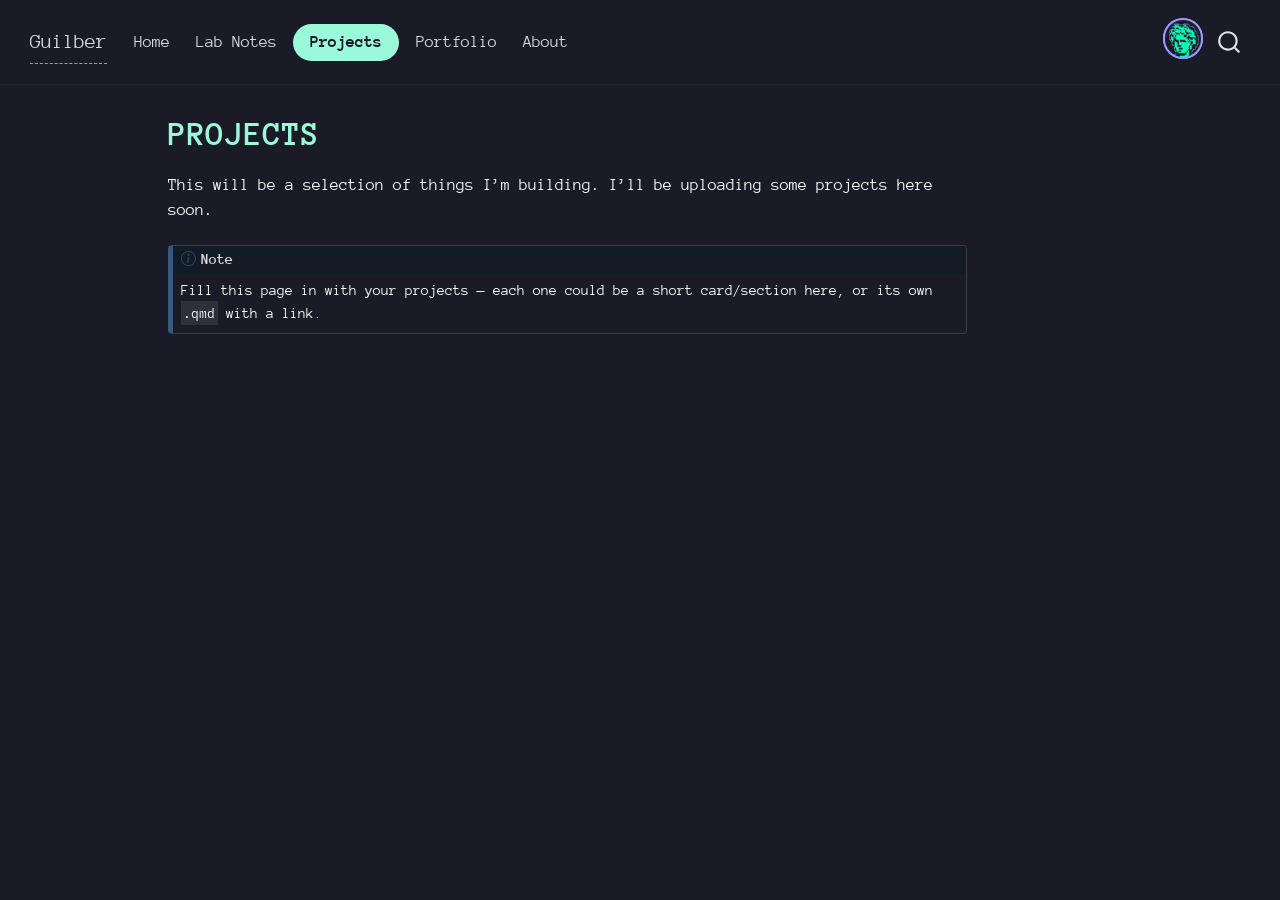
<file: projects.html>
<!DOCTYPE html>
<html xmlns="http://www.w3.org/1999/xhtml" lang="en" xml:lang="en"><head>

<meta charset="utf-8">
<meta name="generator" content="quarto-1.9.38">

<meta name="viewport" content="width=device-width, initial-scale=1.0, user-scalable=yes">


<title>Projects – Guilber</title>
<style>
/* Default styles provided by pandoc.
** See https://pandoc.org/MANUAL.html#variables-for-html for config info.
*/
code{white-space: pre-wrap;}
span.smallcaps{font-variant: small-caps;}
div.columns{display: flex; gap: min(4vw, 1.5em);}
div.column{flex: auto; overflow-x: auto;}
div.hanging-indent{margin-left: 1.5em; text-indent: -1.5em;}
ul.task-list{list-style: none;}
ul.task-list li input[type="checkbox"] {
  width: 0.8em;
  margin: 0 0.8em 0.2em -1em; /* quarto-specific, see https://github.com/quarto-dev/quarto-cli/issues/4556 */ 
  vertical-align: middle;
}
</style>


<script src="site_libs/quarto-nav/quarto-nav.js"></script>
<script src="site_libs/quarto-nav/headroom.min.js"></script>
<script src="site_libs/clipboard/clipboard.min.js"></script>
<script src="site_libs/quarto-search/autocomplete.umd.js"></script>
<script src="site_libs/quarto-search/fuse.min.js"></script>
<script src="site_libs/quarto-search/quarto-search.js"></script>
<meta name="quarto:offset" content="./">
<script src="site_libs/quarto-html/quarto.js" type="module"></script>
<script src="site_libs/quarto-html/tabsets/tabsets.js" type="module"></script>
<script src="site_libs/quarto-html/popper.min.js"></script>
<script src="site_libs/quarto-html/tippy.umd.min.js"></script>
<script src="site_libs/quarto-html/anchor.min.js"></script>
<link href="site_libs/quarto-html/tippy.css" rel="stylesheet">
<link href="site_libs/quarto-html/quarto-syntax-highlighting-dark-917e33fef9f22345ae8a730791d0194a.css" rel="stylesheet" id="quarto-text-highlighting-styles">
<script src="site_libs/bootstrap/bootstrap.min.js"></script>
<link href="site_libs/bootstrap/bootstrap-icons.css" rel="stylesheet">
<link href="site_libs/bootstrap/bootstrap-7b5bb4c5043540c3bf9697b502b57fb2.min.css" rel="stylesheet" append-hash="true" id="quarto-bootstrap" data-mode="dark">
<script id="quarto-search-options" type="application/json">{
  "location": "navbar",
  "copy-button": false,
  "collapse-after": 3,
  "panel-placement": "end",
  "type": "overlay",
  "limit": 50,
  "keyboard-shortcut": [
    "f",
    "/",
    "s"
  ],
  "show-item-context": false,
  "language": {
    "search-no-results-text": "No results",
    "search-matching-documents-text": "matching documents",
    "search-copy-link-title": "Copy link to search",
    "search-hide-matches-text": "Hide additional matches",
    "search-more-match-text": "more match in this document",
    "search-more-matches-text": "more matches in this document",
    "search-clear-button-title": "Clear",
    "search-text-placeholder": "",
    "search-detached-cancel-button-title": "Cancel",
    "search-submit-button-title": "Submit",
    "search-label": "Search"
  }
}</script>


<link rel="stylesheet" href="styles.css">
</head>

<body class="nav-fixed quarto-light">

<div id="quarto-search-results"></div>
  <header id="quarto-header" class="headroom fixed-top">
    <nav class="navbar navbar-expand-lg " data-bs-theme="dark">
      <div class="navbar-container container-fluid">
      <div class="navbar-brand-container mx-auto">
    <a class="navbar-brand" href="./index.html">
    <span class="navbar-title">Guilber</span>
    </a>
  </div>
            <div id="quarto-search" class="" title="Search"></div>
          <button class="navbar-toggler" type="button" data-bs-toggle="collapse" data-bs-target="#navbarCollapse" aria-controls="navbarCollapse" role="menu" aria-expanded="false" aria-label="Toggle navigation" onclick="if (window.quartoToggleHeadroom) { window.quartoToggleHeadroom(); }">
  <span class="navbar-toggler-icon"></span>
</button>
          <div class="collapse navbar-collapse" id="navbarCollapse">
            <ul class="navbar-nav navbar-nav-scroll me-auto">
  <li class="nav-item">
    <a class="nav-link" href="./index.html"> 
<span class="menu-text">Home</span></a>
  </li>  
  <li class="nav-item">
    <a class="nav-link" href="./lab_notes/index.html"> 
<span class="menu-text">Lab Notes</span></a>
  </li>  
  <li class="nav-item">
    <a class="nav-link active" href="./projects.html" aria-current="page"> 
<span class="menu-text">Projects</span></a>
  </li>  
  <li class="nav-item">
    <a class="nav-link" href="./portfolio.html"> 
<span class="menu-text">Portfolio</span></a>
  </li>  
  <li class="nav-item">
    <a class="nav-link" href="./about.html"> 
<span class="menu-text">About</span></a>
  </li>  
</ul>
            <ul class="navbar-nav navbar-nav-scroll ms-auto">
  <li class="nav-item">
    <a class="nav-link" href="https://github.com/guilber-c"> 
<span class="menu-text"><img src="./images/github-avatar.png" class="navbar-avatar" alt="GitHub"></span></a>
  </li>  
</ul>
          </div> <!-- /navcollapse -->
            <div class="quarto-navbar-tools">
</div>
      </div> <!-- /container-fluid -->
    </nav>
</header>
<!-- content -->
<div id="quarto-content" class="quarto-container page-columns page-rows-contents page-layout-article page-navbar">
<!-- sidebar -->
<!-- margin-sidebar -->
    <div id="quarto-margin-sidebar" class="sidebar margin-sidebar zindex-bottom">
        
    </div>
<!-- main -->
<main class="content" id="quarto-document-content">

<header id="title-block-header" class="quarto-title-block default">
<div class="quarto-title">
<h1 class="title">Projects</h1>
</div>



<div class="quarto-title-meta">

    
  
    
  </div>
  


</header>


<p>This will be a selection of things I’m building. I’ll be uploading some projects here soon.</p>
<div class="callout callout-style-default callout-note callout-titled">
<div class="callout-header d-flex align-content-center">
<div class="callout-icon-container">
<i class="callout-icon"></i>
</div>
<div class="callout-title-container flex-fill">
Note
</div>
</div>
<div class="callout-body-container callout-body">
<p>Fill this page in with your projects — each one could be a short card/section here, or its own <code>.qmd</code> with a link.</p>
</div>
</div>



</main> <!-- /main -->
<script id="quarto-html-after-body" type="application/javascript">
  window.document.addEventListener("DOMContentLoaded", function (event) {
    const icon = "";
    const anchorJS = new window.AnchorJS();
    anchorJS.options = {
      placement: 'right',
      icon: icon
    };
    anchorJS.add('.anchored');
    const isCodeAnnotation = (el) => {
      for (const clz of el.classList) {
        if (clz.startsWith('code-annotation-')) {                     
          return true;
        }
      }
      return false;
    }
    const onCopySuccess = function(e) {
      // button target
      const button = e.trigger;
      // don't keep focus
      button.blur();
      // flash "checked"
      button.classList.add('code-copy-button-checked');
      var currentTitle = button.getAttribute("title");
      button.setAttribute("title", "Copied!");
      let tooltip;
      if (window.bootstrap) {
        button.setAttribute("data-bs-toggle", "tooltip");
        button.setAttribute("data-bs-placement", "left");
        button.setAttribute("data-bs-title", "Copied!");
        tooltip = new bootstrap.Tooltip(button, 
          { trigger: "manual", 
            customClass: "code-copy-button-tooltip",
            offset: [0, -8]});
        tooltip.show();    
      }
      setTimeout(function() {
        if (tooltip) {
          tooltip.hide();
          button.removeAttribute("data-bs-title");
          button.removeAttribute("data-bs-toggle");
          button.removeAttribute("data-bs-placement");
        }
        button.setAttribute("title", currentTitle);
        button.classList.remove('code-copy-button-checked');
      }, 1000);
      // clear code selection
      e.clearSelection();
    }
    const getTextToCopy = function(trigger) {
      const outerScaffold = trigger.parentElement.cloneNode(true);
      const codeEl = outerScaffold.querySelector('code');
      for (const childEl of codeEl.children) {
        if (isCodeAnnotation(childEl)) {
          childEl.remove();
        }
      }
      return codeEl.innerText;
    }
    const clipboard = new window.ClipboardJS('.code-copy-button:not([data-in-quarto-modal])', {
      text: getTextToCopy
    });
    clipboard.on('success', onCopySuccess);
    if (window.document.getElementById('quarto-embedded-source-code-modal')) {
      const clipboardModal = new window.ClipboardJS('.code-copy-button[data-in-quarto-modal]', {
        text: getTextToCopy,
        container: window.document.getElementById('quarto-embedded-source-code-modal')
      });
      clipboardModal.on('success', onCopySuccess);
    }
      var localhostRegex = new RegExp(/^(?:http|https):\/\/localhost\:?[0-9]*\//);
      var mailtoRegex = new RegExp(/^mailto:/);
        var filterRegex = new RegExp("https:\/\/guilber-c\.github\.io\/guilbers-studio-site\/");
      var isInternal = (href) => {
          return filterRegex.test(href) || localhostRegex.test(href) || mailtoRegex.test(href);
      }
      // Inspect non-navigation links and adorn them if external
     var links = window.document.querySelectorAll('a[href]:not(.nav-link):not(.navbar-brand):not(.toc-action):not(.sidebar-link):not(.sidebar-item-toggle):not(.pagination-link):not(.no-external):not([aria-hidden]):not(.dropdown-item):not(.quarto-navigation-tool):not(.about-link)');
      for (var i=0; i<links.length; i++) {
        const link = links[i];
        if (!isInternal(link.href)) {
          // undo the damage that might have been done by quarto-nav.js in the case of
          // links that we want to consider external
          if (link.dataset.originalHref !== undefined) {
            link.href = link.dataset.originalHref;
          }
        }
      }
    function tippyHover(el, contentFn, onTriggerFn, onUntriggerFn) {
      const config = {
        allowHTML: true,
        maxWidth: 500,
        delay: 100,
        arrow: false,
        appendTo: function(el) {
            return el.parentElement;
        },
        interactive: true,
        interactiveBorder: 10,
        theme: 'quarto',
        placement: 'bottom-start',
      };
      if (contentFn) {
        config.content = contentFn;
      }
      if (onTriggerFn) {
        config.onTrigger = onTriggerFn;
      }
      if (onUntriggerFn) {
        config.onUntrigger = onUntriggerFn;
      }
      window.tippy(el, config); 
    }
    const noterefs = window.document.querySelectorAll('a[role="doc-noteref"]');
    for (var i=0; i<noterefs.length; i++) {
      const ref = noterefs[i];
      tippyHover(ref, function() {
        // use id or data attribute instead here
        let href = ref.getAttribute('data-footnote-href') || ref.getAttribute('href');
        try { href = new URL(href).hash; } catch {}
        const id = href.replace(/^#\/?/, "");
        const note = window.document.getElementById(id);
        if (note) {
          return note.innerHTML;
        } else {
          return "";
        }
      });
    }
    const xrefs = window.document.querySelectorAll('a.quarto-xref');
    const processXRef = (id, note) => {
      // Strip column container classes
      const stripColumnClz = (el) => {
        el.classList.remove("page-full", "page-columns");
        if (el.children) {
          for (const child of el.children) {
            stripColumnClz(child);
          }
        }
      }
      stripColumnClz(note)
      if (id === null || id.startsWith('sec-')) {
        // Special case sections, only their first couple elements
        const container = document.createElement("div");
        if (note.children && note.children.length > 2) {
          container.appendChild(note.children[0].cloneNode(true));
          for (let i = 1; i < note.children.length; i++) {
            const child = note.children[i];
            if (child.tagName === "P" && child.innerText === "") {
              continue;
            } else {
              container.appendChild(child.cloneNode(true));
              break;
            }
          }
          if (window.Quarto?.typesetMath) {
            window.Quarto.typesetMath(container);
          }
          return container.innerHTML
        } else {
          if (window.Quarto?.typesetMath) {
            window.Quarto.typesetMath(note);
          }
          return note.innerHTML;
        }
      } else {
        // Remove any anchor links if they are present
        const anchorLink = note.querySelector('a.anchorjs-link');
        if (anchorLink) {
          anchorLink.remove();
        }
        if (window.Quarto?.typesetMath) {
          window.Quarto.typesetMath(note);
        }
        if (note.classList.contains("callout")) {
          return note.outerHTML;
        } else {
          return note.innerHTML;
        }
      }
    }
    for (var i=0; i<xrefs.length; i++) {
      const xref = xrefs[i];
      tippyHover(xref, undefined, function(instance) {
        instance.disable();
        let url = xref.getAttribute('href');
        let hash = undefined; 
        if (url.startsWith('#')) {
          hash = url;
        } else {
          try { hash = new URL(url).hash; } catch {}
        }
        if (hash) {
          const id = hash.replace(/^#\/?/, "");
          const note = window.document.getElementById(id);
          if (note !== null) {
            try {
              const html = processXRef(id, note.cloneNode(true));
              instance.setContent(html);
            } finally {
              instance.enable();
              instance.show();
            }
          } else {
            // See if we can fetch this
            fetch(url.split('#')[0])
            .then(res => res.text())
            .then(html => {
              const parser = new DOMParser();
              const htmlDoc = parser.parseFromString(html, "text/html");
              const note = htmlDoc.getElementById(id);
              if (note !== null) {
                const html = processXRef(id, note);
                instance.setContent(html);
              } 
            }).finally(() => {
              instance.enable();
              instance.show();
            });
          }
        } else {
          // See if we can fetch a full url (with no hash to target)
          // This is a special case and we should probably do some content thinning / targeting
          fetch(url)
          .then(res => res.text())
          .then(html => {
            const parser = new DOMParser();
            const htmlDoc = parser.parseFromString(html, "text/html");
            const note = htmlDoc.querySelector('main.content');
            if (note !== null) {
              // This should only happen for chapter cross references
              // (since there is no id in the URL)
              // remove the first header
              if (note.children.length > 0 && note.children[0].tagName === "HEADER") {
                note.children[0].remove();
              }
              const html = processXRef(null, note);
              instance.setContent(html);
            } 
          }).finally(() => {
            instance.enable();
            instance.show();
          });
        }
      }, function(instance) {
      });
    }
        let selectedAnnoteEl;
        const selectorForAnnotation = ( cell, annotation) => {
          let cellAttr = 'data-code-cell="' + cell + '"';
          let lineAttr = 'data-code-annotation="' +  annotation + '"';
          const selector = 'span[' + cellAttr + '][' + lineAttr + ']';
          return selector;
        }
        const selectCodeLines = (annoteEl) => {
          const doc = window.document;
          const targetCell = annoteEl.getAttribute("data-target-cell");
          const targetAnnotation = annoteEl.getAttribute("data-target-annotation");
          const annoteSpan = window.document.querySelector(selectorForAnnotation(targetCell, targetAnnotation));
          const lines = annoteSpan.getAttribute("data-code-lines").split(",");
          const lineIds = lines.map((line) => {
            return targetCell + "-" + line;
          })
          let top = null;
          let height = null;
          let parent = null;
          if (lineIds.length > 0) {
              //compute the position of the single el (top and bottom and make a div)
              const el = window.document.getElementById(lineIds[0]);
              top = el.offsetTop;
              height = el.offsetHeight;
              parent = el.parentElement.parentElement;
            if (lineIds.length > 1) {
              const lastEl = window.document.getElementById(lineIds[lineIds.length - 1]);
              const bottom = lastEl.offsetTop + lastEl.offsetHeight;
              height = bottom - top;
            }
            if (top !== null && height !== null && parent !== null) {
              // cook up a div (if necessary) and position it 
              let div = window.document.getElementById("code-annotation-line-highlight");
              if (div === null) {
                div = window.document.createElement("div");
                div.setAttribute("id", "code-annotation-line-highlight");
                div.style.position = 'absolute';
                parent.appendChild(div);
              }
              div.style.top = top - 2 + "px";
              div.style.height = height + 4 + "px";
              div.style.left = 0;
              let gutterDiv = window.document.getElementById("code-annotation-line-highlight-gutter");
              if (gutterDiv === null) {
                gutterDiv = window.document.createElement("div");
                gutterDiv.setAttribute("id", "code-annotation-line-highlight-gutter");
                gutterDiv.style.position = 'absolute';
                const codeCell = window.document.getElementById(targetCell);
                const gutter = codeCell.querySelector('.code-annotation-gutter');
                gutter.appendChild(gutterDiv);
              }
              gutterDiv.style.top = top - 2 + "px";
              gutterDiv.style.height = height + 4 + "px";
            }
            selectedAnnoteEl = annoteEl;
          }
        };
        const unselectCodeLines = () => {
          const elementsIds = ["code-annotation-line-highlight", "code-annotation-line-highlight-gutter"];
          elementsIds.forEach((elId) => {
            const div = window.document.getElementById(elId);
            if (div) {
              div.remove();
            }
          });
          selectedAnnoteEl = undefined;
        };
          // Handle positioning of the toggle
      window.addEventListener(
        "resize",
        throttle(() => {
          elRect = undefined;
          if (selectedAnnoteEl) {
            selectCodeLines(selectedAnnoteEl);
          }
        }, 10)
      );
      function throttle(fn, ms) {
      let throttle = false;
      let timer;
        return (...args) => {
          if(!throttle) { // first call gets through
              fn.apply(this, args);
              throttle = true;
          } else { // all the others get throttled
              if(timer) clearTimeout(timer); // cancel #2
              timer = setTimeout(() => {
                fn.apply(this, args);
                timer = throttle = false;
              }, ms);
          }
        };
      }
        // Attach click handler to the DT
        const annoteDls = window.document.querySelectorAll('dt[data-target-cell]');
        for (const annoteDlNode of annoteDls) {
          annoteDlNode.addEventListener('click', (event) => {
            const clickedEl = event.target;
            if (clickedEl !== selectedAnnoteEl) {
              unselectCodeLines();
              const activeEl = window.document.querySelector('dt[data-target-cell].code-annotation-active');
              if (activeEl) {
                activeEl.classList.remove('code-annotation-active');
              }
              selectCodeLines(clickedEl);
              clickedEl.classList.add('code-annotation-active');
            } else {
              // Unselect the line
              unselectCodeLines();
              clickedEl.classList.remove('code-annotation-active');
            }
          });
        }
    const findCites = (el) => {
      const parentEl = el.parentElement;
      if (parentEl) {
        const cites = parentEl.dataset.cites;
        if (cites) {
          return {
            el,
            cites: cites.split(' ')
          };
        } else {
          return findCites(el.parentElement)
        }
      } else {
        return undefined;
      }
    };
    var bibliorefs = window.document.querySelectorAll('a[role="doc-biblioref"]');
    for (var i=0; i<bibliorefs.length; i++) {
      const ref = bibliorefs[i];
      const citeInfo = findCites(ref);
      if (citeInfo) {
        tippyHover(citeInfo.el, function() {
          var popup = window.document.createElement('div');
          citeInfo.cites.forEach(function(cite) {
            var citeDiv = window.document.createElement('div');
            citeDiv.classList.add('hanging-indent');
            citeDiv.classList.add('csl-entry');
            var biblioDiv = window.document.getElementById('ref-' + cite);
            if (biblioDiv) {
              citeDiv.innerHTML = biblioDiv.innerHTML;
            }
            popup.appendChild(citeDiv);
          });
          return popup.innerHTML;
        });
      }
    }
  });
  </script>
</div> <!-- /content -->




</body></html>
</file>
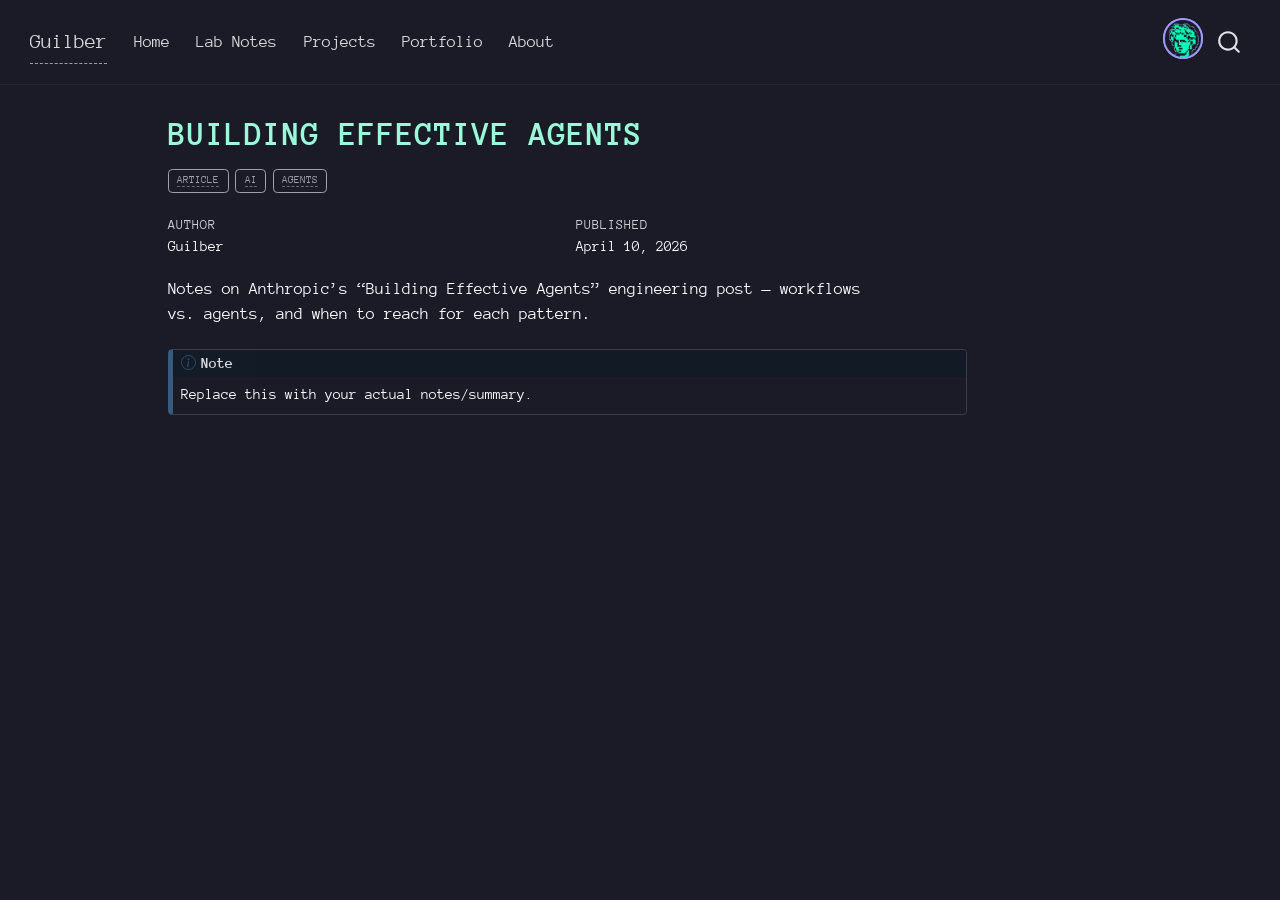
<file: lab_notes/articles/building-effective-agents.html>
<!DOCTYPE html>
<html xmlns="http://www.w3.org/1999/xhtml" lang="en" xml:lang="en"><head>

<meta charset="utf-8">
<meta name="generator" content="quarto-1.9.38">

<meta name="viewport" content="width=device-width, initial-scale=1.0, user-scalable=yes">

<meta name="author" content="Guilber">
<meta name="dcterms.date" content="2026-04-10">

<title>Building Effective Agents – Guilber</title>
<style>
/* Default styles provided by pandoc.
** See https://pandoc.org/MANUAL.html#variables-for-html for config info.
*/
code{white-space: pre-wrap;}
span.smallcaps{font-variant: small-caps;}
div.columns{display: flex; gap: min(4vw, 1.5em);}
div.column{flex: auto; overflow-x: auto;}
div.hanging-indent{margin-left: 1.5em; text-indent: -1.5em;}
ul.task-list{list-style: none;}
ul.task-list li input[type="checkbox"] {
  width: 0.8em;
  margin: 0 0.8em 0.2em -1em; /* quarto-specific, see https://github.com/quarto-dev/quarto-cli/issues/4556 */ 
  vertical-align: middle;
}
</style>


<script src="../../site_libs/quarto-nav/quarto-nav.js"></script>
<script src="../../site_libs/quarto-nav/headroom.min.js"></script>
<script src="../../site_libs/clipboard/clipboard.min.js"></script>
<script src="../../site_libs/quarto-search/autocomplete.umd.js"></script>
<script src="../../site_libs/quarto-search/fuse.min.js"></script>
<script src="../../site_libs/quarto-search/quarto-search.js"></script>
<meta name="quarto:offset" content="../../">
<script src="../../site_libs/quarto-html/quarto.js" type="module"></script>
<script src="../../site_libs/quarto-html/tabsets/tabsets.js" type="module"></script>
<script src="../../site_libs/quarto-html/popper.min.js"></script>
<script src="../../site_libs/quarto-html/tippy.umd.min.js"></script>
<script src="../../site_libs/quarto-html/anchor.min.js"></script>
<link href="../../site_libs/quarto-html/tippy.css" rel="stylesheet">
<link href="../../site_libs/quarto-html/quarto-syntax-highlighting-dark-917e33fef9f22345ae8a730791d0194a.css" rel="stylesheet" id="quarto-text-highlighting-styles">
<script src="../../site_libs/bootstrap/bootstrap.min.js"></script>
<link href="../../site_libs/bootstrap/bootstrap-icons.css" rel="stylesheet">
<link href="../../site_libs/bootstrap/bootstrap-7b5bb4c5043540c3bf9697b502b57fb2.min.css" rel="stylesheet" append-hash="true" id="quarto-bootstrap" data-mode="dark">
<script id="quarto-search-options" type="application/json">{
  "location": "navbar",
  "copy-button": false,
  "collapse-after": 3,
  "panel-placement": "end",
  "type": "overlay",
  "limit": 50,
  "keyboard-shortcut": [
    "f",
    "/",
    "s"
  ],
  "show-item-context": false,
  "language": {
    "search-no-results-text": "No results",
    "search-matching-documents-text": "matching documents",
    "search-copy-link-title": "Copy link to search",
    "search-hide-matches-text": "Hide additional matches",
    "search-more-match-text": "more match in this document",
    "search-more-matches-text": "more matches in this document",
    "search-clear-button-title": "Clear",
    "search-text-placeholder": "",
    "search-detached-cancel-button-title": "Cancel",
    "search-submit-button-title": "Submit",
    "search-label": "Search"
  }
}</script>


<link rel="stylesheet" href="../../styles.css">
</head>

<body class="nav-fixed quarto-light">

<div id="quarto-search-results"></div>
  <header id="quarto-header" class="headroom fixed-top">
    <nav class="navbar navbar-expand-lg " data-bs-theme="dark">
      <div class="navbar-container container-fluid">
      <div class="navbar-brand-container mx-auto">
    <a class="navbar-brand" href="../../index.html">
    <span class="navbar-title">Guilber</span>
    </a>
  </div>
            <div id="quarto-search" class="" title="Search"></div>
          <button class="navbar-toggler" type="button" data-bs-toggle="collapse" data-bs-target="#navbarCollapse" aria-controls="navbarCollapse" role="menu" aria-expanded="false" aria-label="Toggle navigation" onclick="if (window.quartoToggleHeadroom) { window.quartoToggleHeadroom(); }">
  <span class="navbar-toggler-icon"></span>
</button>
          <div class="collapse navbar-collapse" id="navbarCollapse">
            <ul class="navbar-nav navbar-nav-scroll me-auto">
  <li class="nav-item">
    <a class="nav-link" href="../../index.html"> 
<span class="menu-text">Home</span></a>
  </li>  
  <li class="nav-item">
    <a class="nav-link" href="../../lab_notes/index.html"> 
<span class="menu-text">Lab Notes</span></a>
  </li>  
  <li class="nav-item">
    <a class="nav-link" href="../../projects.html"> 
<span class="menu-text">Projects</span></a>
  </li>  
  <li class="nav-item">
    <a class="nav-link" href="../../portfolio.html"> 
<span class="menu-text">Portfolio</span></a>
  </li>  
  <li class="nav-item">
    <a class="nav-link" href="../../about.html"> 
<span class="menu-text">About</span></a>
  </li>  
</ul>
            <ul class="navbar-nav navbar-nav-scroll ms-auto">
  <li class="nav-item">
    <a class="nav-link" href="https://github.com/guilber-c"> 
<span class="menu-text"><img src="../../images/github-avatar.png" class="navbar-avatar" alt="GitHub"></span></a>
  </li>  
</ul>
          </div> <!-- /navcollapse -->
            <div class="quarto-navbar-tools">
</div>
      </div> <!-- /container-fluid -->
    </nav>
</header>
<!-- content -->
<div id="quarto-content" class="quarto-container page-columns page-rows-contents page-layout-article page-navbar">
<!-- sidebar -->
<!-- margin-sidebar -->
    <div id="quarto-margin-sidebar" class="sidebar margin-sidebar zindex-bottom">
        
    </div>
<!-- main -->
<main class="content" id="quarto-document-content">

<header id="title-block-header" class="quarto-title-block default">
<div class="quarto-title">
<h1 class="title">Building Effective Agents</h1>
  <div class="quarto-categories">
    <div class="quarto-category">Article</div>
    <div class="quarto-category">AI</div>
    <div class="quarto-category">Agents</div>
  </div>
  </div>



<div class="quarto-title-meta">

    <div>
    <div class="quarto-title-meta-heading">Author</div>
    <div class="quarto-title-meta-contents">
             <p>Guilber </p>
          </div>
  </div>
    
    <div>
    <div class="quarto-title-meta-heading">Published</div>
    <div class="quarto-title-meta-contents">
      <p class="date">April 10, 2026</p>
    </div>
  </div>
  
    
  </div>
  


</header>


<p>Notes on Anthropic’s “Building Effective Agents” engineering post — workflows vs.&nbsp;agents, and when to reach for each pattern.</p>
<div class="callout callout-style-default callout-note callout-titled">
<div class="callout-header d-flex align-content-center">
<div class="callout-icon-container">
<i class="callout-icon"></i>
</div>
<div class="callout-title-container flex-fill">
Note
</div>
</div>
<div class="callout-body-container callout-body">
<p>Replace this with your actual notes/summary.</p>
</div>
</div>



</main> <!-- /main -->
<script id="quarto-html-after-body" type="application/javascript">
  window.document.addEventListener("DOMContentLoaded", function (event) {
    const icon = "";
    const anchorJS = new window.AnchorJS();
    anchorJS.options = {
      placement: 'right',
      icon: icon
    };
    anchorJS.add('.anchored');
    const isCodeAnnotation = (el) => {
      for (const clz of el.classList) {
        if (clz.startsWith('code-annotation-')) {                     
          return true;
        }
      }
      return false;
    }
    const onCopySuccess = function(e) {
      // button target
      const button = e.trigger;
      // don't keep focus
      button.blur();
      // flash "checked"
      button.classList.add('code-copy-button-checked');
      var currentTitle = button.getAttribute("title");
      button.setAttribute("title", "Copied!");
      let tooltip;
      if (window.bootstrap) {
        button.setAttribute("data-bs-toggle", "tooltip");
        button.setAttribute("data-bs-placement", "left");
        button.setAttribute("data-bs-title", "Copied!");
        tooltip = new bootstrap.Tooltip(button, 
          { trigger: "manual", 
            customClass: "code-copy-button-tooltip",
            offset: [0, -8]});
        tooltip.show();    
      }
      setTimeout(function() {
        if (tooltip) {
          tooltip.hide();
          button.removeAttribute("data-bs-title");
          button.removeAttribute("data-bs-toggle");
          button.removeAttribute("data-bs-placement");
        }
        button.setAttribute("title", currentTitle);
        button.classList.remove('code-copy-button-checked');
      }, 1000);
      // clear code selection
      e.clearSelection();
    }
    const getTextToCopy = function(trigger) {
      const outerScaffold = trigger.parentElement.cloneNode(true);
      const codeEl = outerScaffold.querySelector('code');
      for (const childEl of codeEl.children) {
        if (isCodeAnnotation(childEl)) {
          childEl.remove();
        }
      }
      return codeEl.innerText;
    }
    const clipboard = new window.ClipboardJS('.code-copy-button:not([data-in-quarto-modal])', {
      text: getTextToCopy
    });
    clipboard.on('success', onCopySuccess);
    if (window.document.getElementById('quarto-embedded-source-code-modal')) {
      const clipboardModal = new window.ClipboardJS('.code-copy-button[data-in-quarto-modal]', {
        text: getTextToCopy,
        container: window.document.getElementById('quarto-embedded-source-code-modal')
      });
      clipboardModal.on('success', onCopySuccess);
    }
      var localhostRegex = new RegExp(/^(?:http|https):\/\/localhost\:?[0-9]*\//);
      var mailtoRegex = new RegExp(/^mailto:/);
        var filterRegex = new RegExp("https:\/\/guilber-c\.github\.io\/guilbers-studio-site\/");
      var isInternal = (href) => {
          return filterRegex.test(href) || localhostRegex.test(href) || mailtoRegex.test(href);
      }
      // Inspect non-navigation links and adorn them if external
     var links = window.document.querySelectorAll('a[href]:not(.nav-link):not(.navbar-brand):not(.toc-action):not(.sidebar-link):not(.sidebar-item-toggle):not(.pagination-link):not(.no-external):not([aria-hidden]):not(.dropdown-item):not(.quarto-navigation-tool):not(.about-link)');
      for (var i=0; i<links.length; i++) {
        const link = links[i];
        if (!isInternal(link.href)) {
          // undo the damage that might have been done by quarto-nav.js in the case of
          // links that we want to consider external
          if (link.dataset.originalHref !== undefined) {
            link.href = link.dataset.originalHref;
          }
        }
      }
    function tippyHover(el, contentFn, onTriggerFn, onUntriggerFn) {
      const config = {
        allowHTML: true,
        maxWidth: 500,
        delay: 100,
        arrow: false,
        appendTo: function(el) {
            return el.parentElement;
        },
        interactive: true,
        interactiveBorder: 10,
        theme: 'quarto',
        placement: 'bottom-start',
      };
      if (contentFn) {
        config.content = contentFn;
      }
      if (onTriggerFn) {
        config.onTrigger = onTriggerFn;
      }
      if (onUntriggerFn) {
        config.onUntrigger = onUntriggerFn;
      }
      window.tippy(el, config); 
    }
    const noterefs = window.document.querySelectorAll('a[role="doc-noteref"]');
    for (var i=0; i<noterefs.length; i++) {
      const ref = noterefs[i];
      tippyHover(ref, function() {
        // use id or data attribute instead here
        let href = ref.getAttribute('data-footnote-href') || ref.getAttribute('href');
        try { href = new URL(href).hash; } catch {}
        const id = href.replace(/^#\/?/, "");
        const note = window.document.getElementById(id);
        if (note) {
          return note.innerHTML;
        } else {
          return "";
        }
      });
    }
    const xrefs = window.document.querySelectorAll('a.quarto-xref');
    const processXRef = (id, note) => {
      // Strip column container classes
      const stripColumnClz = (el) => {
        el.classList.remove("page-full", "page-columns");
        if (el.children) {
          for (const child of el.children) {
            stripColumnClz(child);
          }
        }
      }
      stripColumnClz(note)
      if (id === null || id.startsWith('sec-')) {
        // Special case sections, only their first couple elements
        const container = document.createElement("div");
        if (note.children && note.children.length > 2) {
          container.appendChild(note.children[0].cloneNode(true));
          for (let i = 1; i < note.children.length; i++) {
            const child = note.children[i];
            if (child.tagName === "P" && child.innerText === "") {
              continue;
            } else {
              container.appendChild(child.cloneNode(true));
              break;
            }
          }
          if (window.Quarto?.typesetMath) {
            window.Quarto.typesetMath(container);
          }
          return container.innerHTML
        } else {
          if (window.Quarto?.typesetMath) {
            window.Quarto.typesetMath(note);
          }
          return note.innerHTML;
        }
      } else {
        // Remove any anchor links if they are present
        const anchorLink = note.querySelector('a.anchorjs-link');
        if (anchorLink) {
          anchorLink.remove();
        }
        if (window.Quarto?.typesetMath) {
          window.Quarto.typesetMath(note);
        }
        if (note.classList.contains("callout")) {
          return note.outerHTML;
        } else {
          return note.innerHTML;
        }
      }
    }
    for (var i=0; i<xrefs.length; i++) {
      const xref = xrefs[i];
      tippyHover(xref, undefined, function(instance) {
        instance.disable();
        let url = xref.getAttribute('href');
        let hash = undefined; 
        if (url.startsWith('#')) {
          hash = url;
        } else {
          try { hash = new URL(url).hash; } catch {}
        }
        if (hash) {
          const id = hash.replace(/^#\/?/, "");
          const note = window.document.getElementById(id);
          if (note !== null) {
            try {
              const html = processXRef(id, note.cloneNode(true));
              instance.setContent(html);
            } finally {
              instance.enable();
              instance.show();
            }
          } else {
            // See if we can fetch this
            fetch(url.split('#')[0])
            .then(res => res.text())
            .then(html => {
              const parser = new DOMParser();
              const htmlDoc = parser.parseFromString(html, "text/html");
              const note = htmlDoc.getElementById(id);
              if (note !== null) {
                const html = processXRef(id, note);
                instance.setContent(html);
              } 
            }).finally(() => {
              instance.enable();
              instance.show();
            });
          }
        } else {
          // See if we can fetch a full url (with no hash to target)
          // This is a special case and we should probably do some content thinning / targeting
          fetch(url)
          .then(res => res.text())
          .then(html => {
            const parser = new DOMParser();
            const htmlDoc = parser.parseFromString(html, "text/html");
            const note = htmlDoc.querySelector('main.content');
            if (note !== null) {
              // This should only happen for chapter cross references
              // (since there is no id in the URL)
              // remove the first header
              if (note.children.length > 0 && note.children[0].tagName === "HEADER") {
                note.children[0].remove();
              }
              const html = processXRef(null, note);
              instance.setContent(html);
            } 
          }).finally(() => {
            instance.enable();
            instance.show();
          });
        }
      }, function(instance) {
      });
    }
        let selectedAnnoteEl;
        const selectorForAnnotation = ( cell, annotation) => {
          let cellAttr = 'data-code-cell="' + cell + '"';
          let lineAttr = 'data-code-annotation="' +  annotation + '"';
          const selector = 'span[' + cellAttr + '][' + lineAttr + ']';
          return selector;
        }
        const selectCodeLines = (annoteEl) => {
          const doc = window.document;
          const targetCell = annoteEl.getAttribute("data-target-cell");
          const targetAnnotation = annoteEl.getAttribute("data-target-annotation");
          const annoteSpan = window.document.querySelector(selectorForAnnotation(targetCell, targetAnnotation));
          const lines = annoteSpan.getAttribute("data-code-lines").split(",");
          const lineIds = lines.map((line) => {
            return targetCell + "-" + line;
          })
          let top = null;
          let height = null;
          let parent = null;
          if (lineIds.length > 0) {
              //compute the position of the single el (top and bottom and make a div)
              const el = window.document.getElementById(lineIds[0]);
              top = el.offsetTop;
              height = el.offsetHeight;
              parent = el.parentElement.parentElement;
            if (lineIds.length > 1) {
              const lastEl = window.document.getElementById(lineIds[lineIds.length - 1]);
              const bottom = lastEl.offsetTop + lastEl.offsetHeight;
              height = bottom - top;
            }
            if (top !== null && height !== null && parent !== null) {
              // cook up a div (if necessary) and position it 
              let div = window.document.getElementById("code-annotation-line-highlight");
              if (div === null) {
                div = window.document.createElement("div");
                div.setAttribute("id", "code-annotation-line-highlight");
                div.style.position = 'absolute';
                parent.appendChild(div);
              }
              div.style.top = top - 2 + "px";
              div.style.height = height + 4 + "px";
              div.style.left = 0;
              let gutterDiv = window.document.getElementById("code-annotation-line-highlight-gutter");
              if (gutterDiv === null) {
                gutterDiv = window.document.createElement("div");
                gutterDiv.setAttribute("id", "code-annotation-line-highlight-gutter");
                gutterDiv.style.position = 'absolute';
                const codeCell = window.document.getElementById(targetCell);
                const gutter = codeCell.querySelector('.code-annotation-gutter');
                gutter.appendChild(gutterDiv);
              }
              gutterDiv.style.top = top - 2 + "px";
              gutterDiv.style.height = height + 4 + "px";
            }
            selectedAnnoteEl = annoteEl;
          }
        };
        const unselectCodeLines = () => {
          const elementsIds = ["code-annotation-line-highlight", "code-annotation-line-highlight-gutter"];
          elementsIds.forEach((elId) => {
            const div = window.document.getElementById(elId);
            if (div) {
              div.remove();
            }
          });
          selectedAnnoteEl = undefined;
        };
          // Handle positioning of the toggle
      window.addEventListener(
        "resize",
        throttle(() => {
          elRect = undefined;
          if (selectedAnnoteEl) {
            selectCodeLines(selectedAnnoteEl);
          }
        }, 10)
      );
      function throttle(fn, ms) {
      let throttle = false;
      let timer;
        return (...args) => {
          if(!throttle) { // first call gets through
              fn.apply(this, args);
              throttle = true;
          } else { // all the others get throttled
              if(timer) clearTimeout(timer); // cancel #2
              timer = setTimeout(() => {
                fn.apply(this, args);
                timer = throttle = false;
              }, ms);
          }
        };
      }
        // Attach click handler to the DT
        const annoteDls = window.document.querySelectorAll('dt[data-target-cell]');
        for (const annoteDlNode of annoteDls) {
          annoteDlNode.addEventListener('click', (event) => {
            const clickedEl = event.target;
            if (clickedEl !== selectedAnnoteEl) {
              unselectCodeLines();
              const activeEl = window.document.querySelector('dt[data-target-cell].code-annotation-active');
              if (activeEl) {
                activeEl.classList.remove('code-annotation-active');
              }
              selectCodeLines(clickedEl);
              clickedEl.classList.add('code-annotation-active');
            } else {
              // Unselect the line
              unselectCodeLines();
              clickedEl.classList.remove('code-annotation-active');
            }
          });
        }
    const findCites = (el) => {
      const parentEl = el.parentElement;
      if (parentEl) {
        const cites = parentEl.dataset.cites;
        if (cites) {
          return {
            el,
            cites: cites.split(' ')
          };
        } else {
          return findCites(el.parentElement)
        }
      } else {
        return undefined;
      }
    };
    var bibliorefs = window.document.querySelectorAll('a[role="doc-biblioref"]');
    for (var i=0; i<bibliorefs.length; i++) {
      const ref = bibliorefs[i];
      const citeInfo = findCites(ref);
      if (citeInfo) {
        tippyHover(citeInfo.el, function() {
          var popup = window.document.createElement('div');
          citeInfo.cites.forEach(function(cite) {
            var citeDiv = window.document.createElement('div');
            citeDiv.classList.add('hanging-indent');
            citeDiv.classList.add('csl-entry');
            var biblioDiv = window.document.getElementById('ref-' + cite);
            if (biblioDiv) {
              citeDiv.innerHTML = biblioDiv.innerHTML;
            }
            popup.appendChild(citeDiv);
          });
          return popup.innerHTML;
        });
      }
    }
  });
  </script>
</div> <!-- /content -->




</body></html>
</file>
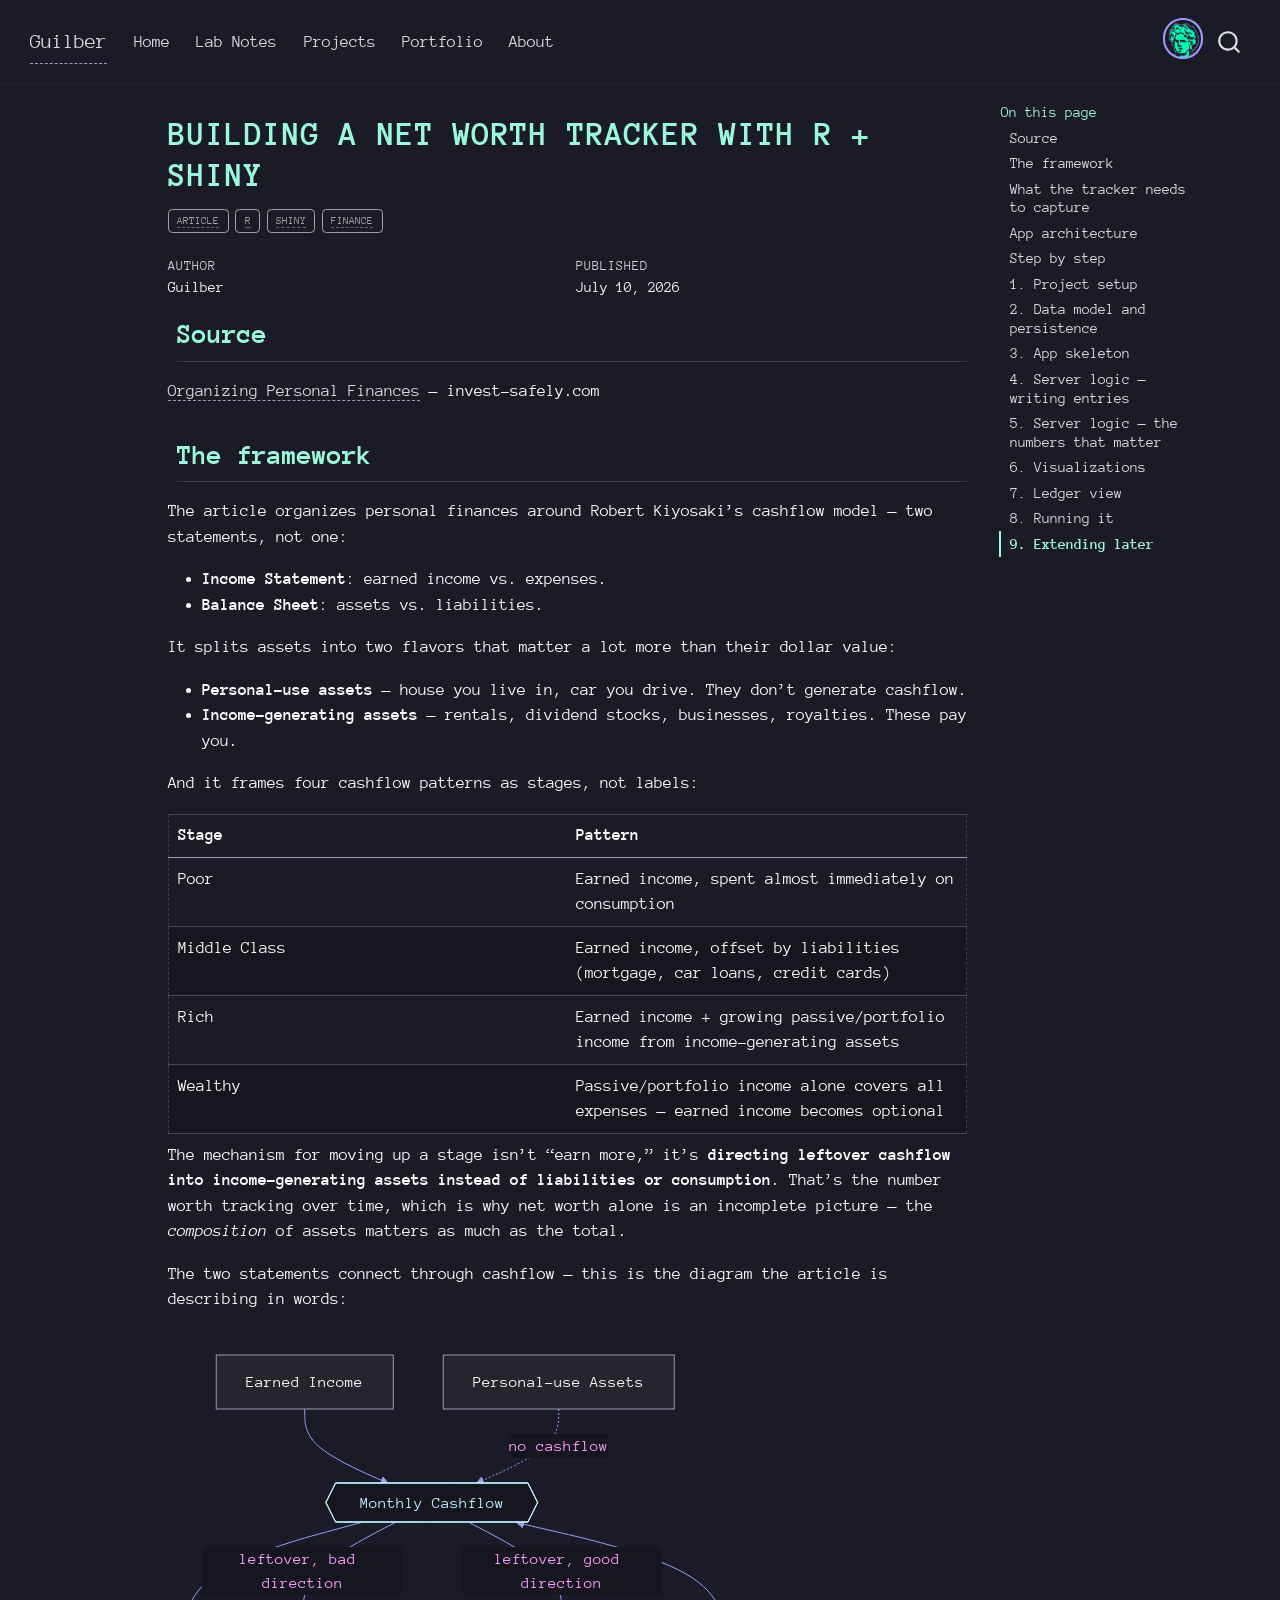
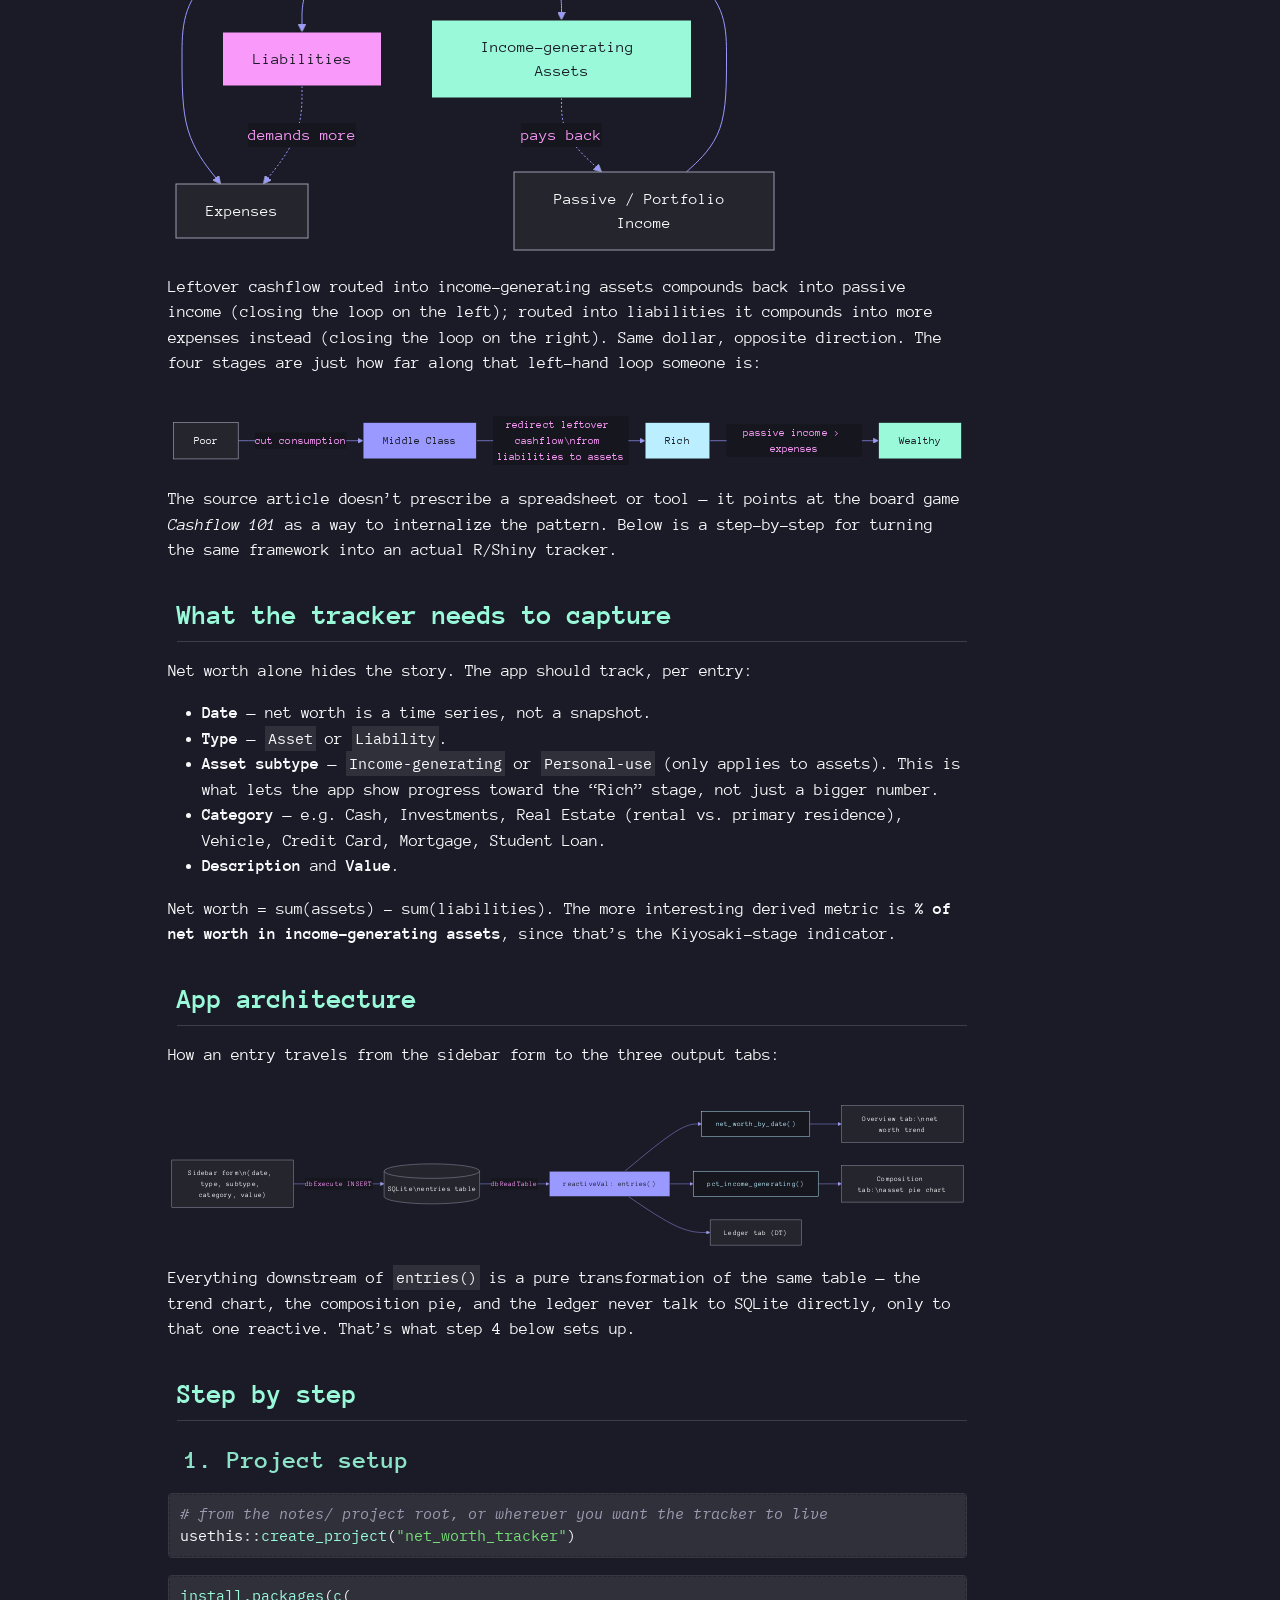
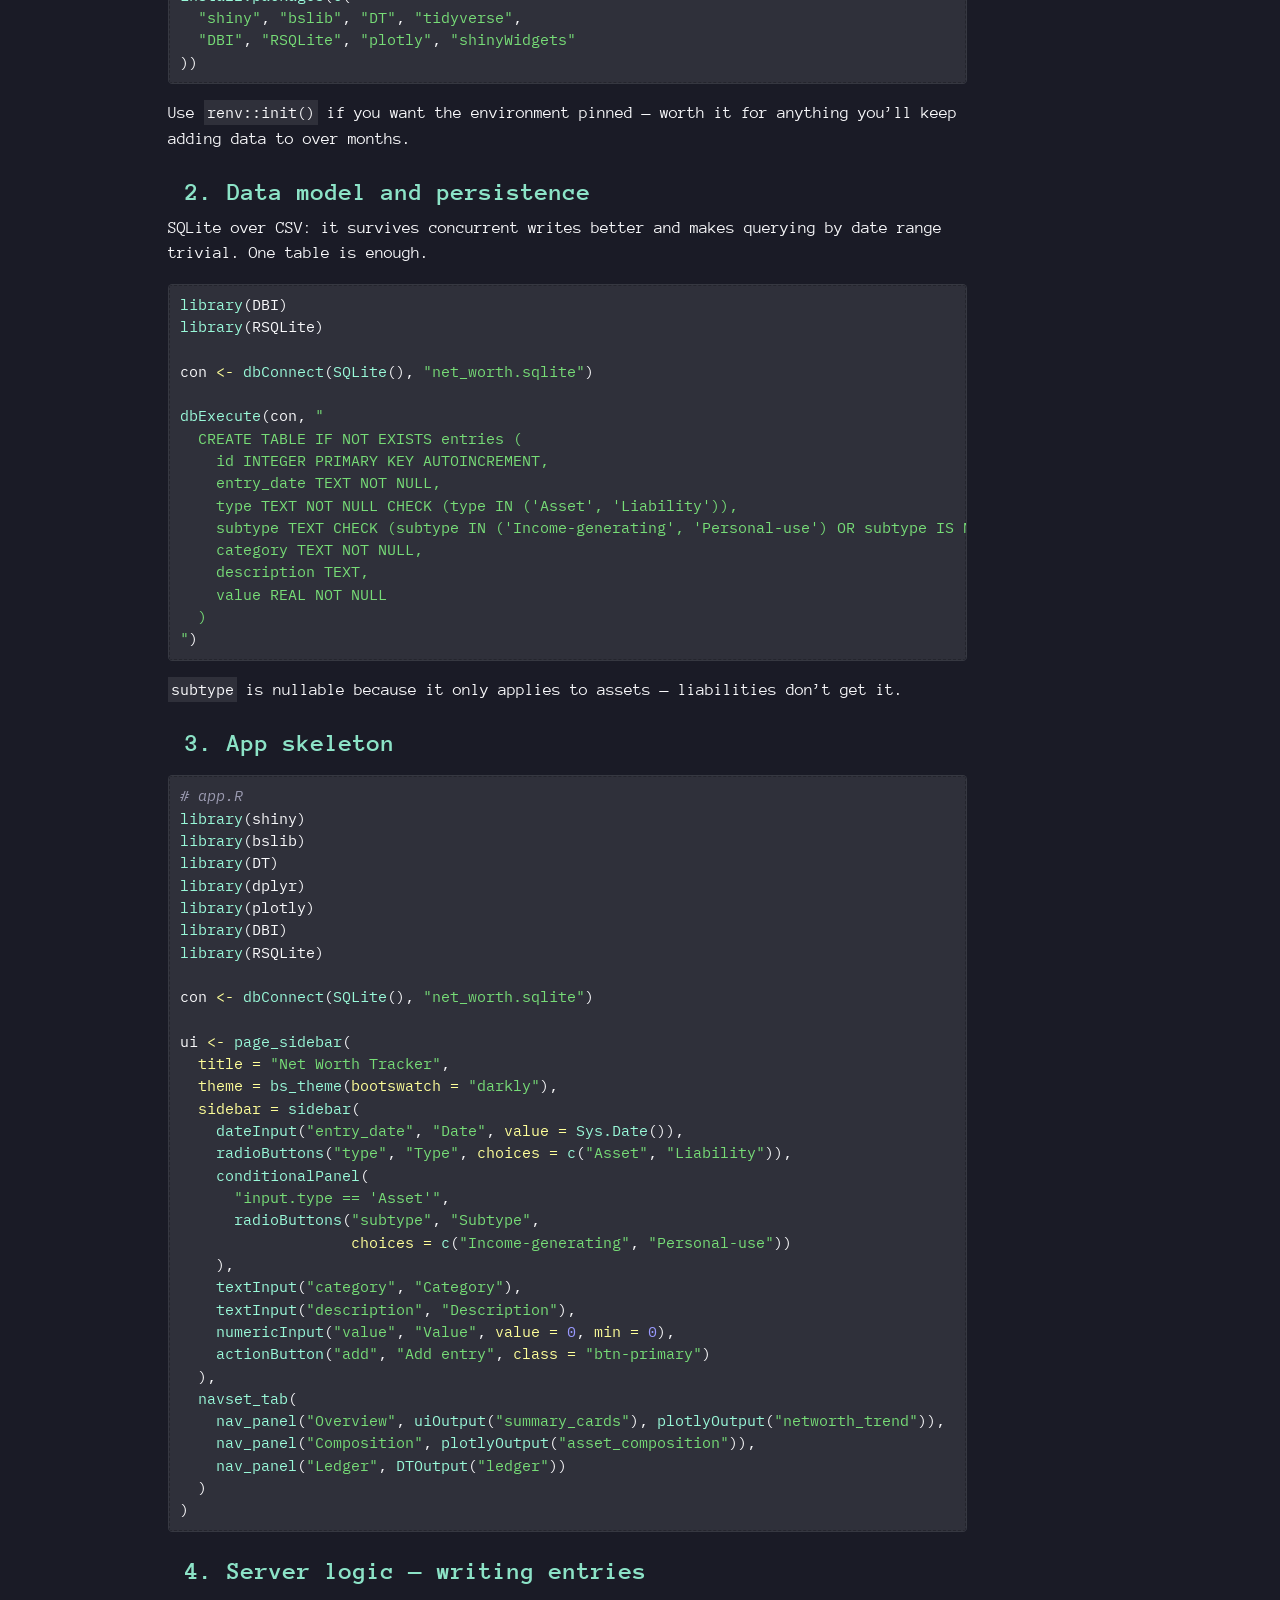
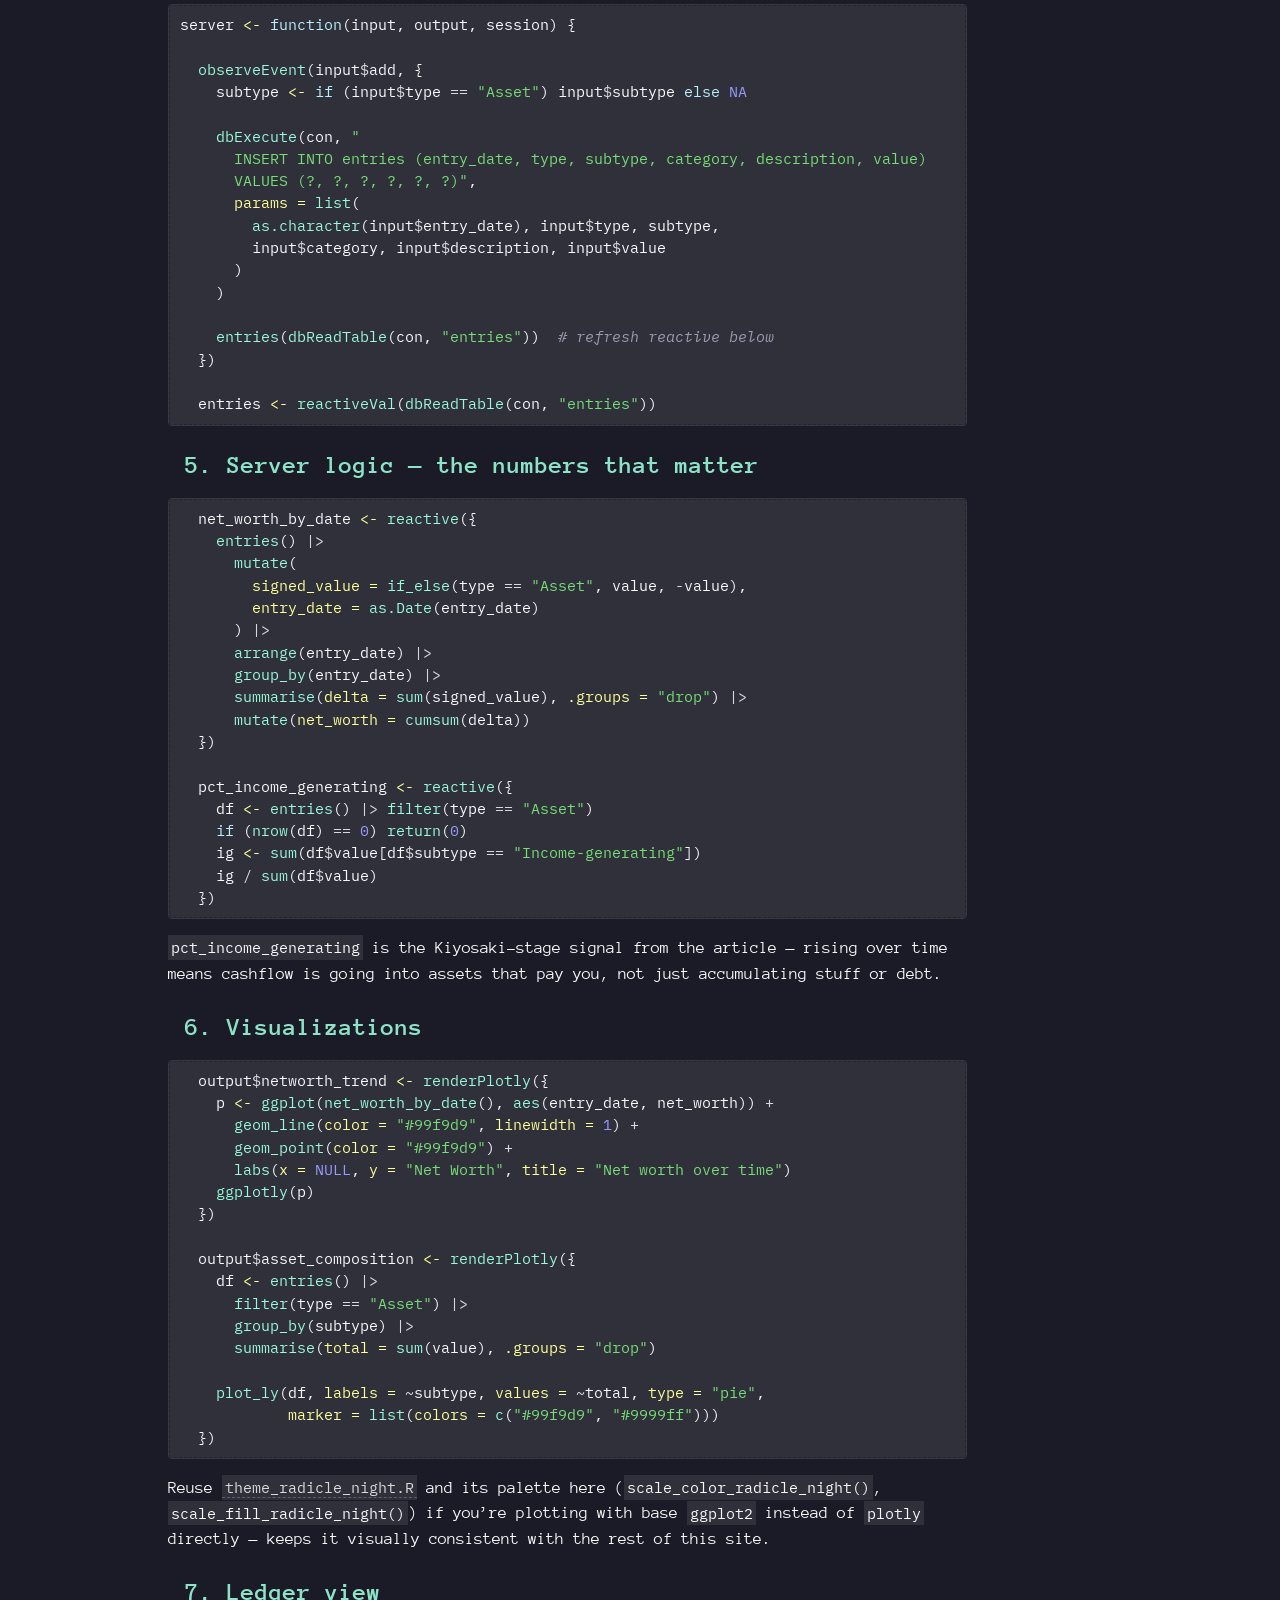
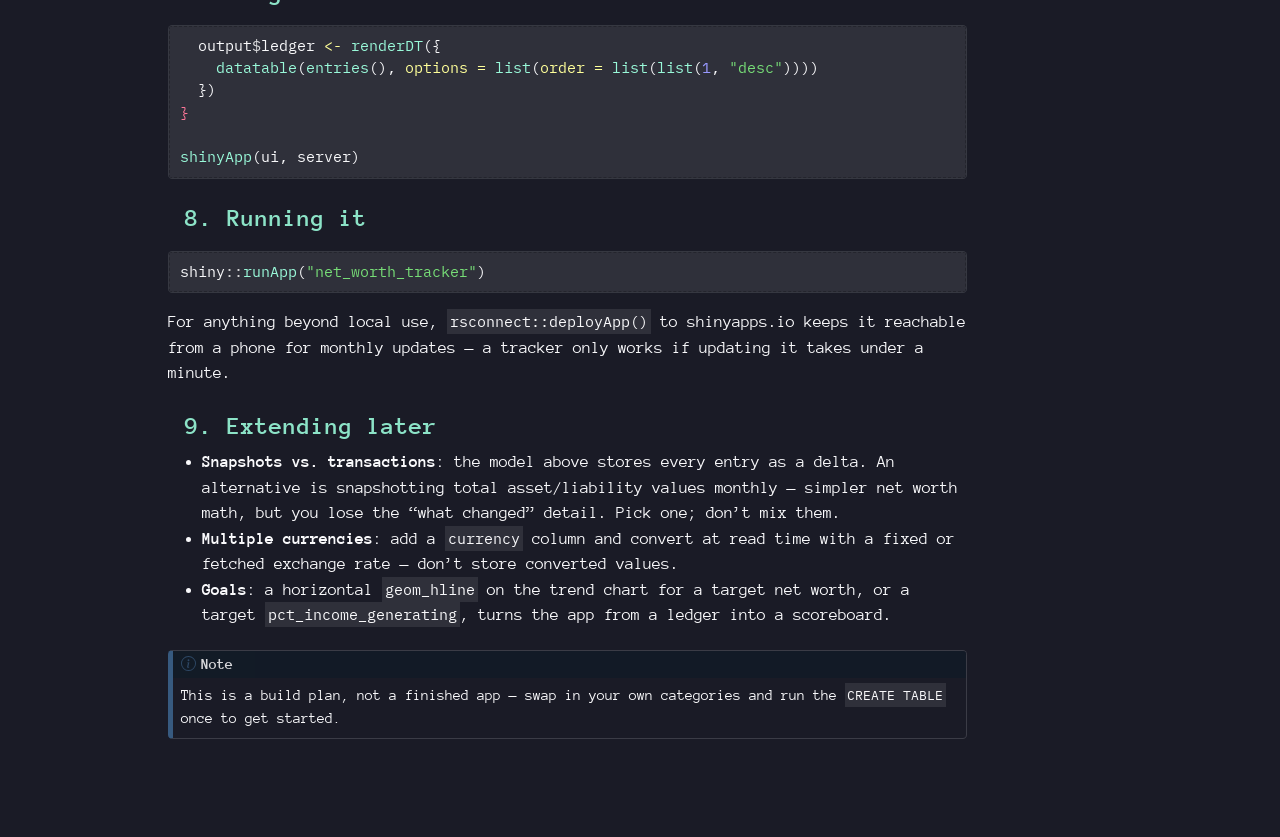
<file: lab_notes/articles/net-worth-tracker-shiny.html>
<!DOCTYPE html>
<html xmlns="http://www.w3.org/1999/xhtml" lang="en" xml:lang="en"><head>

<meta charset="utf-8">
<meta name="generator" content="quarto-1.9.38">

<meta name="viewport" content="width=device-width, initial-scale=1.0, user-scalable=yes">

<meta name="author" content="Guilber">
<meta name="dcterms.date" content="2026-07-10">

<title>Building a Net Worth Tracker with R + Shiny – Guilber</title>
<style>
/* Default styles provided by pandoc.
** See https://pandoc.org/MANUAL.html#variables-for-html for config info.
*/
code{white-space: pre-wrap;}
span.smallcaps{font-variant: small-caps;}
div.columns{display: flex; gap: min(4vw, 1.5em);}
div.column{flex: auto; overflow-x: auto;}
div.hanging-indent{margin-left: 1.5em; text-indent: -1.5em;}
ul.task-list{list-style: none;}
ul.task-list li input[type="checkbox"] {
  width: 0.8em;
  margin: 0 0.8em 0.2em -1em; /* quarto-specific, see https://github.com/quarto-dev/quarto-cli/issues/4556 */ 
  vertical-align: middle;
}
/* CSS for syntax highlighting */
html { -webkit-text-size-adjust: 100%; }
pre > code.sourceCode { white-space: pre; position: relative; }
pre > code.sourceCode > span { display: inline-block; line-height: 1.25; }
pre > code.sourceCode > span:empty { height: 1.2em; }
.sourceCode { overflow: visible; }
code.sourceCode > span { color: inherit; text-decoration: inherit; }
div.sourceCode { margin: 1em 0; }
pre.sourceCode { margin: 0; }
@media screen {
div.sourceCode { overflow: auto; }
}
@media print {
pre > code.sourceCode { white-space: pre-wrap; }
pre > code.sourceCode > span { text-indent: -5em; padding-left: 5em; }
}
pre.numberSource code
  { counter-reset: source-line 0; }
pre.numberSource code > span
  { position: relative; left: -4em; counter-increment: source-line; }
pre.numberSource code > span > a:first-child::before
  { content: counter(source-line);
    position: relative; left: -1em; text-align: right; vertical-align: baseline;
    border: none; display: inline-block;
    -webkit-touch-callout: none; -webkit-user-select: none;
    -khtml-user-select: none; -moz-user-select: none;
    -ms-user-select: none; user-select: none;
    padding: 0 4px; width: 4em;
  }
pre.numberSource { margin-left: 3em;  padding-left: 4px; }
div.sourceCode
  {   }
@media screen {
pre > code.sourceCode > span > a:first-child::before { text-decoration: underline; }
}
</style>


<script src="../../site_libs/quarto-nav/quarto-nav.js"></script>
<script src="../../site_libs/quarto-nav/headroom.min.js"></script>
<script src="../../site_libs/clipboard/clipboard.min.js"></script>
<script src="../../site_libs/quarto-search/autocomplete.umd.js"></script>
<script src="../../site_libs/quarto-search/fuse.min.js"></script>
<script src="../../site_libs/quarto-search/quarto-search.js"></script>
<meta name="quarto:offset" content="../../">
<script src="../../site_libs/quarto-html/quarto.js" type="module"></script>
<script src="../../site_libs/quarto-html/tabsets/tabsets.js" type="module"></script>
<script src="../../site_libs/quarto-html/popper.min.js"></script>
<script src="../../site_libs/quarto-html/tippy.umd.min.js"></script>
<script src="../../site_libs/quarto-html/anchor.min.js"></script>
<link href="../../site_libs/quarto-html/tippy.css" rel="stylesheet">
<link href="../../site_libs/quarto-html/quarto-syntax-highlighting-dark-917e33fef9f22345ae8a730791d0194a.css" rel="stylesheet" id="quarto-text-highlighting-styles">
<script src="../../site_libs/bootstrap/bootstrap.min.js"></script>
<link href="../../site_libs/bootstrap/bootstrap-icons.css" rel="stylesheet">
<link href="../../site_libs/bootstrap/bootstrap-7b5bb4c5043540c3bf9697b502b57fb2.min.css" rel="stylesheet" append-hash="true" id="quarto-bootstrap" data-mode="dark">
<script id="quarto-search-options" type="application/json">{
  "location": "navbar",
  "copy-button": false,
  "collapse-after": 3,
  "panel-placement": "end",
  "type": "overlay",
  "limit": 50,
  "keyboard-shortcut": [
    "f",
    "/",
    "s"
  ],
  "show-item-context": false,
  "language": {
    "search-no-results-text": "No results",
    "search-matching-documents-text": "matching documents",
    "search-copy-link-title": "Copy link to search",
    "search-hide-matches-text": "Hide additional matches",
    "search-more-match-text": "more match in this document",
    "search-more-matches-text": "more matches in this document",
    "search-clear-button-title": "Clear",
    "search-text-placeholder": "",
    "search-detached-cancel-button-title": "Cancel",
    "search-submit-button-title": "Submit",
    "search-label": "Search"
  }
}</script>
<script src="../../site_libs/quarto-diagram/mermaid.min.js"></script>
<script src="../../site_libs/quarto-diagram/mermaid-init.js"></script>
<link href="../../site_libs/quarto-diagram/mermaid.css" rel="stylesheet">


<link rel="stylesheet" href="../../styles.css">
</head>

<body class="nav-fixed quarto-light">

<div id="quarto-search-results"></div>
  <header id="quarto-header" class="headroom fixed-top">
    <nav class="navbar navbar-expand-lg " data-bs-theme="dark">
      <div class="navbar-container container-fluid">
      <div class="navbar-brand-container mx-auto">
    <a class="navbar-brand" href="../../index.html">
    <span class="navbar-title">Guilber</span>
    </a>
  </div>
            <div id="quarto-search" class="" title="Search"></div>
          <button class="navbar-toggler" type="button" data-bs-toggle="collapse" data-bs-target="#navbarCollapse" aria-controls="navbarCollapse" role="menu" aria-expanded="false" aria-label="Toggle navigation" onclick="if (window.quartoToggleHeadroom) { window.quartoToggleHeadroom(); }">
  <span class="navbar-toggler-icon"></span>
</button>
          <div class="collapse navbar-collapse" id="navbarCollapse">
            <ul class="navbar-nav navbar-nav-scroll me-auto">
  <li class="nav-item">
    <a class="nav-link" href="../../index.html"> 
<span class="menu-text">Home</span></a>
  </li>  
  <li class="nav-item">
    <a class="nav-link" href="../../lab_notes/index.html"> 
<span class="menu-text">Lab Notes</span></a>
  </li>  
  <li class="nav-item">
    <a class="nav-link" href="../../projects.html"> 
<span class="menu-text">Projects</span></a>
  </li>  
  <li class="nav-item">
    <a class="nav-link" href="../../portfolio.html"> 
<span class="menu-text">Portfolio</span></a>
  </li>  
  <li class="nav-item">
    <a class="nav-link" href="../../about.html"> 
<span class="menu-text">About</span></a>
  </li>  
</ul>
            <ul class="navbar-nav navbar-nav-scroll ms-auto">
  <li class="nav-item">
    <a class="nav-link" href="https://github.com/guilber-c"> 
<span class="menu-text"><img src="../../images/github-avatar.png" class="navbar-avatar" alt="GitHub"></span></a>
  </li>  
</ul>
          </div> <!-- /navcollapse -->
            <div class="quarto-navbar-tools">
</div>
      </div> <!-- /container-fluid -->
    </nav>
</header>
<!-- content -->
<div id="quarto-content" class="quarto-container page-columns page-rows-contents page-layout-article page-navbar">
<!-- sidebar -->
<!-- margin-sidebar -->
    <div id="quarto-margin-sidebar" class="sidebar margin-sidebar">
        <nav id="TOC" role="doc-toc" class="toc-active">
    <h2 id="toc-title">On this page</h2>
   
  <ul>
  <li><a href="#source" id="toc-source" class="nav-link active" data-scroll-target="#source">Source</a></li>
  <li><a href="#the-framework" id="toc-the-framework" class="nav-link" data-scroll-target="#the-framework">The framework</a></li>
  <li><a href="#what-the-tracker-needs-to-capture" id="toc-what-the-tracker-needs-to-capture" class="nav-link" data-scroll-target="#what-the-tracker-needs-to-capture">What the tracker needs to capture</a></li>
  <li><a href="#app-architecture" id="toc-app-architecture" class="nav-link" data-scroll-target="#app-architecture">App architecture</a></li>
  <li><a href="#step-by-step" id="toc-step-by-step" class="nav-link" data-scroll-target="#step-by-step">Step by step</a>
  <ul class="collapse">
  <li><a href="#project-setup" id="toc-project-setup" class="nav-link" data-scroll-target="#project-setup">1. Project setup</a></li>
  <li><a href="#data-model-and-persistence" id="toc-data-model-and-persistence" class="nav-link" data-scroll-target="#data-model-and-persistence">2. Data model and persistence</a></li>
  <li><a href="#app-skeleton" id="toc-app-skeleton" class="nav-link" data-scroll-target="#app-skeleton">3. App skeleton</a></li>
  <li><a href="#server-logic-writing-entries" id="toc-server-logic-writing-entries" class="nav-link" data-scroll-target="#server-logic-writing-entries">4. Server logic — writing entries</a></li>
  <li><a href="#server-logic-the-numbers-that-matter" id="toc-server-logic-the-numbers-that-matter" class="nav-link" data-scroll-target="#server-logic-the-numbers-that-matter">5. Server logic — the numbers that matter</a></li>
  <li><a href="#visualizations" id="toc-visualizations" class="nav-link" data-scroll-target="#visualizations">6. Visualizations</a></li>
  <li><a href="#ledger-view" id="toc-ledger-view" class="nav-link" data-scroll-target="#ledger-view">7. Ledger view</a></li>
  <li><a href="#running-it" id="toc-running-it" class="nav-link" data-scroll-target="#running-it">8. Running it</a></li>
  <li><a href="#extending-later" id="toc-extending-later" class="nav-link" data-scroll-target="#extending-later">9. Extending later</a></li>
  </ul></li>
  </ul>
</nav>
    </div>
<!-- main -->
<main class="content" id="quarto-document-content">

<header id="title-block-header" class="quarto-title-block default">
<div class="quarto-title">
<h1 class="title">Building a Net Worth Tracker with R + Shiny</h1>
  <div class="quarto-categories">
    <div class="quarto-category">Article</div>
    <div class="quarto-category">R</div>
    <div class="quarto-category">Shiny</div>
    <div class="quarto-category">Finance</div>
  </div>
  </div>



<div class="quarto-title-meta">

    <div>
    <div class="quarto-title-meta-heading">Author</div>
    <div class="quarto-title-meta-contents">
             <p>Guilber </p>
          </div>
  </div>
    
    <div>
    <div class="quarto-title-meta-heading">Published</div>
    <div class="quarto-title-meta-contents">
      <p class="date">July 10, 2026</p>
    </div>
  </div>
  
    
  </div>
  


</header>


<section id="source" class="level2">
<h2 class="anchored" data-anchor-id="source">Source</h2>
<p><a href="https://www.invest-safely.com/organizing-personal-finances.html">Organizing Personal Finances</a> — invest-safely.com</p>
</section>
<section id="the-framework" class="level2">
<h2 class="anchored" data-anchor-id="the-framework">The framework</h2>
<p>The article organizes personal finances around Robert Kiyosaki’s cashflow model — two statements, not one:</p>
<ul>
<li><strong>Income Statement</strong>: earned income vs.&nbsp;expenses.</li>
<li><strong>Balance Sheet</strong>: assets vs.&nbsp;liabilities.</li>
</ul>
<p>It splits assets into two flavors that matter a lot more than their dollar value:</p>
<ul>
<li><strong>Personal-use assets</strong> — house you live in, car you drive. They don’t generate cashflow.</li>
<li><strong>Income-generating assets</strong> — rentals, dividend stocks, businesses, royalties. These pay you.</li>
</ul>
<p>And it frames four cashflow patterns as stages, not labels:</p>
<table class="caption-top table">
<colgroup>
<col style="width: 50%">
<col style="width: 50%">
</colgroup>
<thead>
<tr class="header">
<th>Stage</th>
<th>Pattern</th>
</tr>
</thead>
<tbody>
<tr class="odd">
<td>Poor</td>
<td>Earned income, spent almost immediately on consumption</td>
</tr>
<tr class="even">
<td>Middle Class</td>
<td>Earned income, offset by liabilities (mortgage, car loans, credit cards)</td>
</tr>
<tr class="odd">
<td>Rich</td>
<td>Earned income + growing passive/portfolio income from income-generating assets</td>
</tr>
<tr class="even">
<td>Wealthy</td>
<td>Passive/portfolio income alone covers all expenses — earned income becomes optional</td>
</tr>
</tbody>
</table>
<p>The mechanism for moving up a stage isn’t “earn more,” it’s <strong>directing leftover cashflow into income-generating assets instead of liabilities or consumption</strong>. That’s the number worth tracking over time, which is why net worth alone is an incomplete picture — the <em>composition</em> of assets matters as much as the total.</p>
<p>The two statements connect through cashflow — this is the diagram the article is describing in words:</p>
<div class="cell" data-layout-align="default">
<div class="cell-output-display">
<div>
<p></p><figure class="figure"><p></p>
<div>
<pre class="mermaid mermaid-js">%%{init: {'theme': 'base', 'themeVariables': {
  'darkMode': true, 'background': '#1a1b26',
  'primaryColor': '#24252d', 'primaryTextColor': '#f9f9fb', 'primaryBorderColor': '#9b9bb1',
  'lineColor': '#9b9bb1', 'edgeLabelBackground': '#16161e'
}}}%%
flowchart TB
    EI[Earned Income] --&gt; CF{{Monthly Cashflow}}
    PI[Passive / Portfolio Income] --&gt; CF
    CF --&gt; EX[Expenses]
    CF --&gt;|leftover, good direction| IGA[Income-generating Assets]
    CF --&gt;|leftover, bad direction| LIA[Liabilities]
    IGA -.pays back.-&gt; PI
    LIA -.demands more.-&gt; EX
    PUA[Personal-use Assets] -.no cashflow.-&gt; CF

    style EI fill:#24252d,stroke:#9b9bb1,color:#f9f9fb
    style PI fill:#24252d,stroke:#9b9bb1,color:#f9f9fb
    style CF fill:#16161e,stroke:#bbeeff,color:#bbeeff
    style EX fill:#24252d,stroke:#9b9bb1,color:#f9f9fb
    style IGA fill:#99f9d9,stroke:#1a1b26,color:#1a1b26
    style LIA fill:#f999f9,stroke:#1a1b26,color:#1a1b26
    style PUA fill:#24252d,stroke:#9b9bb1,color:#f9f9fb
</pre>
</div>
<p></p></figure><p></p>
</div>
</div>
</div>
<p>Leftover cashflow routed into income-generating assets compounds back into passive income (closing the loop on the left); routed into liabilities it compounds into more expenses instead (closing the loop on the right). Same dollar, opposite direction. The four stages are just how far along that left-hand loop someone is:</p>
<div class="cell" data-layout-align="default">
<div class="cell-output-display">
<div>
<p></p><figure class="figure"><p></p>
<div>
<pre class="mermaid mermaid-js">%%{init: {'theme': 'base', 'themeVariables': {
  'darkMode': true, 'background': '#1a1b26',
  'primaryColor': '#24252d', 'primaryTextColor': '#f9f9fb', 'primaryBorderColor': '#9b9bb1',
  'lineColor': '#9b9bb1', 'edgeLabelBackground': '#16161e'
}}}%%
flowchart LR
    Poor --&gt;|"cut consumption"| MC[Middle Class]
    MC --&gt;|"redirect leftover cashflow\nfrom liabilities to assets"| Rich
    Rich --&gt;|"passive income &gt; expenses"| Wealthy

    style Poor fill:#24252d,stroke:#9b9bb1,color:#f9f9fb
    style MC fill:#9999ff,stroke:#1a1b26,color:#1a1b26
    style Rich fill:#bbeeff,stroke:#1a1b26,color:#1a1b26
    style Wealthy fill:#99f9d9,stroke:#1a1b26,color:#1a1b26
</pre>
</div>
<p></p></figure><p></p>
</div>
</div>
</div>
<p>The source article doesn’t prescribe a spreadsheet or tool — it points at the board game <em>Cashflow 101</em> as a way to internalize the pattern. Below is a step-by-step for turning the same framework into an actual R/Shiny tracker.</p>
</section>
<section id="what-the-tracker-needs-to-capture" class="level2">
<h2 class="anchored" data-anchor-id="what-the-tracker-needs-to-capture">What the tracker needs to capture</h2>
<p>Net worth alone hides the story. The app should track, per entry:</p>
<ul>
<li><strong>Date</strong> — net worth is a time series, not a snapshot.</li>
<li><strong>Type</strong> — <code>Asset</code> or <code>Liability</code>.</li>
<li><strong>Asset subtype</strong> — <code>Income-generating</code> or <code>Personal-use</code> (only applies to assets). This is what lets the app show progress toward the “Rich” stage, not just a bigger number.</li>
<li><strong>Category</strong> — e.g.&nbsp;Cash, Investments, Real Estate (rental vs.&nbsp;primary residence), Vehicle, Credit Card, Mortgage, Student Loan.</li>
<li><strong>Description</strong> and <strong>Value</strong>.</li>
</ul>
<p>Net worth = sum(assets) − sum(liabilities). The more interesting derived metric is <strong>% of net worth in income-generating assets</strong>, since that’s the Kiyosaki-stage indicator.</p>
</section>
<section id="app-architecture" class="level2">
<h2 class="anchored" data-anchor-id="app-architecture">App architecture</h2>
<p>How an entry travels from the sidebar form to the three output tabs:</p>
<div class="cell" data-layout-align="default">
<div class="cell-output-display">
<div>
<p></p><figure class="figure"><p></p>
<div>
<pre class="mermaid mermaid-js">%%{init: {'theme': 'base', 'themeVariables': {
  'darkMode': true, 'background': '#1a1b26',
  'primaryColor': '#24252d', 'primaryTextColor': '#f9f9fb', 'primaryBorderColor': '#9b9bb1',
  'lineColor': '#9b9bb1', 'edgeLabelBackground': '#16161e'
}}}%%
flowchart LR
    UI["Sidebar form\n(date, type, subtype, category, value)"] --&gt;|dbExecute INSERT| DB[(SQLite\nentries table)]
    DB --&gt;|dbReadTable| RE["reactiveVal: entries()"]
    RE --&gt; NW["net_worth_by_date()"]
    RE --&gt; PCT["pct_income_generating()"]
    RE --&gt; LED["Ledger tab (DT)"]
    NW --&gt; TR["Overview tab:\nnet worth trend"]
    PCT --&gt; CO["Composition tab:\nasset pie chart"]

    style UI fill:#24252d,stroke:#9b9bb1,color:#f9f9fb
    style DB fill:#24252d,stroke:#9b9bb1,color:#f9f9fb
    style RE fill:#9999ff,stroke:#1a1b26,color:#1a1b26
    style NW fill:#16161e,stroke:#bbeeff,color:#bbeeff
    style PCT fill:#16161e,stroke:#bbeeff,color:#bbeeff
    style LED fill:#24252d,stroke:#9b9bb1,color:#f9f9fb
    style TR fill:#24252d,stroke:#9b9bb1,color:#f9f9fb
    style CO fill:#24252d,stroke:#9b9bb1,color:#f9f9fb
</pre>
</div>
<p></p></figure><p></p>
</div>
</div>
</div>
<p>Everything downstream of <code>entries()</code> is a pure transformation of the same table — the trend chart, the composition pie, and the ledger never talk to SQLite directly, only to that one reactive. That’s what step 4 below sets up.</p>
</section>
<section id="step-by-step" class="level2">
<h2 class="anchored" data-anchor-id="step-by-step">Step by step</h2>
<section id="project-setup" class="level3">
<h3 class="anchored" data-anchor-id="project-setup">1. Project setup</h3>
<div class="code-copy-outer-scaffold"><div class="sourceCode" id="cb1"><pre class="sourceCode r code-with-copy"><code class="sourceCode r"><span id="cb1-1"><a href="#cb1-1" aria-hidden="true" tabindex="-1"></a><span class="co"># from the notes/ project root, or wherever you want the tracker to live</span></span>
<span id="cb1-2"><a href="#cb1-2" aria-hidden="true" tabindex="-1"></a>usethis<span class="sc">::</span><span class="fu">create_project</span>(<span class="st">"net_worth_tracker"</span>)</span></code></pre></div><button title="Copy to Clipboard" class="code-copy-button"><i class="bi"></i></button></div>
<div class="code-copy-outer-scaffold"><div class="sourceCode" id="cb2"><pre class="sourceCode r code-with-copy"><code class="sourceCode r"><span id="cb2-1"><a href="#cb2-1" aria-hidden="true" tabindex="-1"></a><span class="fu">install.packages</span>(<span class="fu">c</span>(</span>
<span id="cb2-2"><a href="#cb2-2" aria-hidden="true" tabindex="-1"></a>  <span class="st">"shiny"</span>, <span class="st">"bslib"</span>, <span class="st">"DT"</span>, <span class="st">"tidyverse"</span>,</span>
<span id="cb2-3"><a href="#cb2-3" aria-hidden="true" tabindex="-1"></a>  <span class="st">"DBI"</span>, <span class="st">"RSQLite"</span>, <span class="st">"plotly"</span>, <span class="st">"shinyWidgets"</span></span>
<span id="cb2-4"><a href="#cb2-4" aria-hidden="true" tabindex="-1"></a>))</span></code></pre></div><button title="Copy to Clipboard" class="code-copy-button"><i class="bi"></i></button></div>
<p>Use <code>renv::init()</code> if you want the environment pinned — worth it for anything you’ll keep adding data to over months.</p>
</section>
<section id="data-model-and-persistence" class="level3">
<h3 class="anchored" data-anchor-id="data-model-and-persistence">2. Data model and persistence</h3>
<p>SQLite over CSV: it survives concurrent writes better and makes querying by date range trivial. One table is enough.</p>
<div class="code-copy-outer-scaffold"><div class="sourceCode" id="cb3"><pre class="sourceCode r code-with-copy"><code class="sourceCode r"><span id="cb3-1"><a href="#cb3-1" aria-hidden="true" tabindex="-1"></a><span class="fu">library</span>(DBI)</span>
<span id="cb3-2"><a href="#cb3-2" aria-hidden="true" tabindex="-1"></a><span class="fu">library</span>(RSQLite)</span>
<span id="cb3-3"><a href="#cb3-3" aria-hidden="true" tabindex="-1"></a></span>
<span id="cb3-4"><a href="#cb3-4" aria-hidden="true" tabindex="-1"></a>con <span class="ot">&lt;-</span> <span class="fu">dbConnect</span>(<span class="fu">SQLite</span>(), <span class="st">"net_worth.sqlite"</span>)</span>
<span id="cb3-5"><a href="#cb3-5" aria-hidden="true" tabindex="-1"></a></span>
<span id="cb3-6"><a href="#cb3-6" aria-hidden="true" tabindex="-1"></a><span class="fu">dbExecute</span>(con, <span class="st">"</span></span>
<span id="cb3-7"><a href="#cb3-7" aria-hidden="true" tabindex="-1"></a><span class="st">  CREATE TABLE IF NOT EXISTS entries (</span></span>
<span id="cb3-8"><a href="#cb3-8" aria-hidden="true" tabindex="-1"></a><span class="st">    id INTEGER PRIMARY KEY AUTOINCREMENT,</span></span>
<span id="cb3-9"><a href="#cb3-9" aria-hidden="true" tabindex="-1"></a><span class="st">    entry_date TEXT NOT NULL,</span></span>
<span id="cb3-10"><a href="#cb3-10" aria-hidden="true" tabindex="-1"></a><span class="st">    type TEXT NOT NULL CHECK (type IN ('Asset', 'Liability')),</span></span>
<span id="cb3-11"><a href="#cb3-11" aria-hidden="true" tabindex="-1"></a><span class="st">    subtype TEXT CHECK (subtype IN ('Income-generating', 'Personal-use') OR subtype IS NULL),</span></span>
<span id="cb3-12"><a href="#cb3-12" aria-hidden="true" tabindex="-1"></a><span class="st">    category TEXT NOT NULL,</span></span>
<span id="cb3-13"><a href="#cb3-13" aria-hidden="true" tabindex="-1"></a><span class="st">    description TEXT,</span></span>
<span id="cb3-14"><a href="#cb3-14" aria-hidden="true" tabindex="-1"></a><span class="st">    value REAL NOT NULL</span></span>
<span id="cb3-15"><a href="#cb3-15" aria-hidden="true" tabindex="-1"></a><span class="st">  )</span></span>
<span id="cb3-16"><a href="#cb3-16" aria-hidden="true" tabindex="-1"></a><span class="st">"</span>)</span></code></pre></div><button title="Copy to Clipboard" class="code-copy-button"><i class="bi"></i></button></div>
<p><code>subtype</code> is nullable because it only applies to assets — liabilities don’t get it.</p>
</section>
<section id="app-skeleton" class="level3">
<h3 class="anchored" data-anchor-id="app-skeleton">3. App skeleton</h3>
<div class="code-copy-outer-scaffold"><div class="sourceCode" id="cb4"><pre class="sourceCode r code-with-copy"><code class="sourceCode r"><span id="cb4-1"><a href="#cb4-1" aria-hidden="true" tabindex="-1"></a><span class="co"># app.R</span></span>
<span id="cb4-2"><a href="#cb4-2" aria-hidden="true" tabindex="-1"></a><span class="fu">library</span>(shiny)</span>
<span id="cb4-3"><a href="#cb4-3" aria-hidden="true" tabindex="-1"></a><span class="fu">library</span>(bslib)</span>
<span id="cb4-4"><a href="#cb4-4" aria-hidden="true" tabindex="-1"></a><span class="fu">library</span>(DT)</span>
<span id="cb4-5"><a href="#cb4-5" aria-hidden="true" tabindex="-1"></a><span class="fu">library</span>(dplyr)</span>
<span id="cb4-6"><a href="#cb4-6" aria-hidden="true" tabindex="-1"></a><span class="fu">library</span>(plotly)</span>
<span id="cb4-7"><a href="#cb4-7" aria-hidden="true" tabindex="-1"></a><span class="fu">library</span>(DBI)</span>
<span id="cb4-8"><a href="#cb4-8" aria-hidden="true" tabindex="-1"></a><span class="fu">library</span>(RSQLite)</span>
<span id="cb4-9"><a href="#cb4-9" aria-hidden="true" tabindex="-1"></a></span>
<span id="cb4-10"><a href="#cb4-10" aria-hidden="true" tabindex="-1"></a>con <span class="ot">&lt;-</span> <span class="fu">dbConnect</span>(<span class="fu">SQLite</span>(), <span class="st">"net_worth.sqlite"</span>)</span>
<span id="cb4-11"><a href="#cb4-11" aria-hidden="true" tabindex="-1"></a></span>
<span id="cb4-12"><a href="#cb4-12" aria-hidden="true" tabindex="-1"></a>ui <span class="ot">&lt;-</span> <span class="fu">page_sidebar</span>(</span>
<span id="cb4-13"><a href="#cb4-13" aria-hidden="true" tabindex="-1"></a>  <span class="at">title =</span> <span class="st">"Net Worth Tracker"</span>,</span>
<span id="cb4-14"><a href="#cb4-14" aria-hidden="true" tabindex="-1"></a>  <span class="at">theme =</span> <span class="fu">bs_theme</span>(<span class="at">bootswatch =</span> <span class="st">"darkly"</span>),</span>
<span id="cb4-15"><a href="#cb4-15" aria-hidden="true" tabindex="-1"></a>  <span class="at">sidebar =</span> <span class="fu">sidebar</span>(</span>
<span id="cb4-16"><a href="#cb4-16" aria-hidden="true" tabindex="-1"></a>    <span class="fu">dateInput</span>(<span class="st">"entry_date"</span>, <span class="st">"Date"</span>, <span class="at">value =</span> <span class="fu">Sys.Date</span>()),</span>
<span id="cb4-17"><a href="#cb4-17" aria-hidden="true" tabindex="-1"></a>    <span class="fu">radioButtons</span>(<span class="st">"type"</span>, <span class="st">"Type"</span>, <span class="at">choices =</span> <span class="fu">c</span>(<span class="st">"Asset"</span>, <span class="st">"Liability"</span>)),</span>
<span id="cb4-18"><a href="#cb4-18" aria-hidden="true" tabindex="-1"></a>    <span class="fu">conditionalPanel</span>(</span>
<span id="cb4-19"><a href="#cb4-19" aria-hidden="true" tabindex="-1"></a>      <span class="st">"input.type == 'Asset'"</span>,</span>
<span id="cb4-20"><a href="#cb4-20" aria-hidden="true" tabindex="-1"></a>      <span class="fu">radioButtons</span>(<span class="st">"subtype"</span>, <span class="st">"Subtype"</span>,</span>
<span id="cb4-21"><a href="#cb4-21" aria-hidden="true" tabindex="-1"></a>                   <span class="at">choices =</span> <span class="fu">c</span>(<span class="st">"Income-generating"</span>, <span class="st">"Personal-use"</span>))</span>
<span id="cb4-22"><a href="#cb4-22" aria-hidden="true" tabindex="-1"></a>    ),</span>
<span id="cb4-23"><a href="#cb4-23" aria-hidden="true" tabindex="-1"></a>    <span class="fu">textInput</span>(<span class="st">"category"</span>, <span class="st">"Category"</span>),</span>
<span id="cb4-24"><a href="#cb4-24" aria-hidden="true" tabindex="-1"></a>    <span class="fu">textInput</span>(<span class="st">"description"</span>, <span class="st">"Description"</span>),</span>
<span id="cb4-25"><a href="#cb4-25" aria-hidden="true" tabindex="-1"></a>    <span class="fu">numericInput</span>(<span class="st">"value"</span>, <span class="st">"Value"</span>, <span class="at">value =</span> <span class="dv">0</span>, <span class="at">min =</span> <span class="dv">0</span>),</span>
<span id="cb4-26"><a href="#cb4-26" aria-hidden="true" tabindex="-1"></a>    <span class="fu">actionButton</span>(<span class="st">"add"</span>, <span class="st">"Add entry"</span>, <span class="at">class =</span> <span class="st">"btn-primary"</span>)</span>
<span id="cb4-27"><a href="#cb4-27" aria-hidden="true" tabindex="-1"></a>  ),</span>
<span id="cb4-28"><a href="#cb4-28" aria-hidden="true" tabindex="-1"></a>  <span class="fu">navset_tab</span>(</span>
<span id="cb4-29"><a href="#cb4-29" aria-hidden="true" tabindex="-1"></a>    <span class="fu">nav_panel</span>(<span class="st">"Overview"</span>, <span class="fu">uiOutput</span>(<span class="st">"summary_cards"</span>), <span class="fu">plotlyOutput</span>(<span class="st">"networth_trend"</span>)),</span>
<span id="cb4-30"><a href="#cb4-30" aria-hidden="true" tabindex="-1"></a>    <span class="fu">nav_panel</span>(<span class="st">"Composition"</span>, <span class="fu">plotlyOutput</span>(<span class="st">"asset_composition"</span>)),</span>
<span id="cb4-31"><a href="#cb4-31" aria-hidden="true" tabindex="-1"></a>    <span class="fu">nav_panel</span>(<span class="st">"Ledger"</span>, <span class="fu">DTOutput</span>(<span class="st">"ledger"</span>))</span>
<span id="cb4-32"><a href="#cb4-32" aria-hidden="true" tabindex="-1"></a>  )</span>
<span id="cb4-33"><a href="#cb4-33" aria-hidden="true" tabindex="-1"></a>)</span></code></pre></div><button title="Copy to Clipboard" class="code-copy-button"><i class="bi"></i></button></div>
</section>
<section id="server-logic-writing-entries" class="level3">
<h3 class="anchored" data-anchor-id="server-logic-writing-entries">4. Server logic — writing entries</h3>
<div class="code-copy-outer-scaffold"><div class="sourceCode" id="cb5"><pre class="sourceCode r code-with-copy"><code class="sourceCode r"><span id="cb5-1"><a href="#cb5-1" aria-hidden="true" tabindex="-1"></a>server <span class="ot">&lt;-</span> <span class="cf">function</span>(input, output, session) {</span>
<span id="cb5-2"><a href="#cb5-2" aria-hidden="true" tabindex="-1"></a></span>
<span id="cb5-3"><a href="#cb5-3" aria-hidden="true" tabindex="-1"></a>  <span class="fu">observeEvent</span>(input<span class="sc">$</span>add, {</span>
<span id="cb5-4"><a href="#cb5-4" aria-hidden="true" tabindex="-1"></a>    subtype <span class="ot">&lt;-</span> <span class="cf">if</span> (input<span class="sc">$</span>type <span class="sc">==</span> <span class="st">"Asset"</span>) input<span class="sc">$</span>subtype <span class="cf">else</span> <span class="cn">NA</span></span>
<span id="cb5-5"><a href="#cb5-5" aria-hidden="true" tabindex="-1"></a></span>
<span id="cb5-6"><a href="#cb5-6" aria-hidden="true" tabindex="-1"></a>    <span class="fu">dbExecute</span>(con, <span class="st">"</span></span>
<span id="cb5-7"><a href="#cb5-7" aria-hidden="true" tabindex="-1"></a><span class="st">      INSERT INTO entries (entry_date, type, subtype, category, description, value)</span></span>
<span id="cb5-8"><a href="#cb5-8" aria-hidden="true" tabindex="-1"></a><span class="st">      VALUES (?, ?, ?, ?, ?, ?)"</span>,</span>
<span id="cb5-9"><a href="#cb5-9" aria-hidden="true" tabindex="-1"></a>      <span class="at">params =</span> <span class="fu">list</span>(</span>
<span id="cb5-10"><a href="#cb5-10" aria-hidden="true" tabindex="-1"></a>        <span class="fu">as.character</span>(input<span class="sc">$</span>entry_date), input<span class="sc">$</span>type, subtype,</span>
<span id="cb5-11"><a href="#cb5-11" aria-hidden="true" tabindex="-1"></a>        input<span class="sc">$</span>category, input<span class="sc">$</span>description, input<span class="sc">$</span>value</span>
<span id="cb5-12"><a href="#cb5-12" aria-hidden="true" tabindex="-1"></a>      )</span>
<span id="cb5-13"><a href="#cb5-13" aria-hidden="true" tabindex="-1"></a>    )</span>
<span id="cb5-14"><a href="#cb5-14" aria-hidden="true" tabindex="-1"></a></span>
<span id="cb5-15"><a href="#cb5-15" aria-hidden="true" tabindex="-1"></a>    <span class="fu">entries</span>(<span class="fu">dbReadTable</span>(con, <span class="st">"entries"</span>))  <span class="co"># refresh reactive below</span></span>
<span id="cb5-16"><a href="#cb5-16" aria-hidden="true" tabindex="-1"></a>  })</span>
<span id="cb5-17"><a href="#cb5-17" aria-hidden="true" tabindex="-1"></a></span>
<span id="cb5-18"><a href="#cb5-18" aria-hidden="true" tabindex="-1"></a>  entries <span class="ot">&lt;-</span> <span class="fu">reactiveVal</span>(<span class="fu">dbReadTable</span>(con, <span class="st">"entries"</span>))</span></code></pre></div><button title="Copy to Clipboard" class="code-copy-button"><i class="bi"></i></button></div>
</section>
<section id="server-logic-the-numbers-that-matter" class="level3">
<h3 class="anchored" data-anchor-id="server-logic-the-numbers-that-matter">5. Server logic — the numbers that matter</h3>
<div class="code-copy-outer-scaffold"><div class="sourceCode" id="cb6"><pre class="sourceCode r code-with-copy"><code class="sourceCode r"><span id="cb6-1"><a href="#cb6-1" aria-hidden="true" tabindex="-1"></a>  net_worth_by_date <span class="ot">&lt;-</span> <span class="fu">reactive</span>({</span>
<span id="cb6-2"><a href="#cb6-2" aria-hidden="true" tabindex="-1"></a>    <span class="fu">entries</span>() <span class="sc">|&gt;</span></span>
<span id="cb6-3"><a href="#cb6-3" aria-hidden="true" tabindex="-1"></a>      <span class="fu">mutate</span>(</span>
<span id="cb6-4"><a href="#cb6-4" aria-hidden="true" tabindex="-1"></a>        <span class="at">signed_value =</span> <span class="fu">if_else</span>(type <span class="sc">==</span> <span class="st">"Asset"</span>, value, <span class="sc">-</span>value),</span>
<span id="cb6-5"><a href="#cb6-5" aria-hidden="true" tabindex="-1"></a>        <span class="at">entry_date =</span> <span class="fu">as.Date</span>(entry_date)</span>
<span id="cb6-6"><a href="#cb6-6" aria-hidden="true" tabindex="-1"></a>      ) <span class="sc">|&gt;</span></span>
<span id="cb6-7"><a href="#cb6-7" aria-hidden="true" tabindex="-1"></a>      <span class="fu">arrange</span>(entry_date) <span class="sc">|&gt;</span></span>
<span id="cb6-8"><a href="#cb6-8" aria-hidden="true" tabindex="-1"></a>      <span class="fu">group_by</span>(entry_date) <span class="sc">|&gt;</span></span>
<span id="cb6-9"><a href="#cb6-9" aria-hidden="true" tabindex="-1"></a>      <span class="fu">summarise</span>(<span class="at">delta =</span> <span class="fu">sum</span>(signed_value), <span class="at">.groups =</span> <span class="st">"drop"</span>) <span class="sc">|&gt;</span></span>
<span id="cb6-10"><a href="#cb6-10" aria-hidden="true" tabindex="-1"></a>      <span class="fu">mutate</span>(<span class="at">net_worth =</span> <span class="fu">cumsum</span>(delta))</span>
<span id="cb6-11"><a href="#cb6-11" aria-hidden="true" tabindex="-1"></a>  })</span>
<span id="cb6-12"><a href="#cb6-12" aria-hidden="true" tabindex="-1"></a></span>
<span id="cb6-13"><a href="#cb6-13" aria-hidden="true" tabindex="-1"></a>  pct_income_generating <span class="ot">&lt;-</span> <span class="fu">reactive</span>({</span>
<span id="cb6-14"><a href="#cb6-14" aria-hidden="true" tabindex="-1"></a>    df <span class="ot">&lt;-</span> <span class="fu">entries</span>() <span class="sc">|&gt;</span> <span class="fu">filter</span>(type <span class="sc">==</span> <span class="st">"Asset"</span>)</span>
<span id="cb6-15"><a href="#cb6-15" aria-hidden="true" tabindex="-1"></a>    <span class="cf">if</span> (<span class="fu">nrow</span>(df) <span class="sc">==</span> <span class="dv">0</span>) <span class="fu">return</span>(<span class="dv">0</span>)</span>
<span id="cb6-16"><a href="#cb6-16" aria-hidden="true" tabindex="-1"></a>    ig <span class="ot">&lt;-</span> <span class="fu">sum</span>(df<span class="sc">$</span>value[df<span class="sc">$</span>subtype <span class="sc">==</span> <span class="st">"Income-generating"</span>])</span>
<span id="cb6-17"><a href="#cb6-17" aria-hidden="true" tabindex="-1"></a>    ig <span class="sc">/</span> <span class="fu">sum</span>(df<span class="sc">$</span>value)</span>
<span id="cb6-18"><a href="#cb6-18" aria-hidden="true" tabindex="-1"></a>  })</span></code></pre></div><button title="Copy to Clipboard" class="code-copy-button"><i class="bi"></i></button></div>
<p><code>pct_income_generating</code> is the Kiyosaki-stage signal from the article — rising over time means cashflow is going into assets that pay you, not just accumulating stuff or debt.</p>
</section>
<section id="visualizations" class="level3">
<h3 class="anchored" data-anchor-id="visualizations">6. Visualizations</h3>
<div class="code-copy-outer-scaffold"><div class="sourceCode" id="cb7"><pre class="sourceCode r code-with-copy"><code class="sourceCode r"><span id="cb7-1"><a href="#cb7-1" aria-hidden="true" tabindex="-1"></a>  output<span class="sc">$</span>networth_trend <span class="ot">&lt;-</span> <span class="fu">renderPlotly</span>({</span>
<span id="cb7-2"><a href="#cb7-2" aria-hidden="true" tabindex="-1"></a>    p <span class="ot">&lt;-</span> <span class="fu">ggplot</span>(<span class="fu">net_worth_by_date</span>(), <span class="fu">aes</span>(entry_date, net_worth)) <span class="sc">+</span></span>
<span id="cb7-3"><a href="#cb7-3" aria-hidden="true" tabindex="-1"></a>      <span class="fu">geom_line</span>(<span class="at">color =</span> <span class="st">"#99f9d9"</span>, <span class="at">linewidth =</span> <span class="dv">1</span>) <span class="sc">+</span></span>
<span id="cb7-4"><a href="#cb7-4" aria-hidden="true" tabindex="-1"></a>      <span class="fu">geom_point</span>(<span class="at">color =</span> <span class="st">"#99f9d9"</span>) <span class="sc">+</span></span>
<span id="cb7-5"><a href="#cb7-5" aria-hidden="true" tabindex="-1"></a>      <span class="fu">labs</span>(<span class="at">x =</span> <span class="cn">NULL</span>, <span class="at">y =</span> <span class="st">"Net Worth"</span>, <span class="at">title =</span> <span class="st">"Net worth over time"</span>)</span>
<span id="cb7-6"><a href="#cb7-6" aria-hidden="true" tabindex="-1"></a>    <span class="fu">ggplotly</span>(p)</span>
<span id="cb7-7"><a href="#cb7-7" aria-hidden="true" tabindex="-1"></a>  })</span>
<span id="cb7-8"><a href="#cb7-8" aria-hidden="true" tabindex="-1"></a></span>
<span id="cb7-9"><a href="#cb7-9" aria-hidden="true" tabindex="-1"></a>  output<span class="sc">$</span>asset_composition <span class="ot">&lt;-</span> <span class="fu">renderPlotly</span>({</span>
<span id="cb7-10"><a href="#cb7-10" aria-hidden="true" tabindex="-1"></a>    df <span class="ot">&lt;-</span> <span class="fu">entries</span>() <span class="sc">|&gt;</span></span>
<span id="cb7-11"><a href="#cb7-11" aria-hidden="true" tabindex="-1"></a>      <span class="fu">filter</span>(type <span class="sc">==</span> <span class="st">"Asset"</span>) <span class="sc">|&gt;</span></span>
<span id="cb7-12"><a href="#cb7-12" aria-hidden="true" tabindex="-1"></a>      <span class="fu">group_by</span>(subtype) <span class="sc">|&gt;</span></span>
<span id="cb7-13"><a href="#cb7-13" aria-hidden="true" tabindex="-1"></a>      <span class="fu">summarise</span>(<span class="at">total =</span> <span class="fu">sum</span>(value), <span class="at">.groups =</span> <span class="st">"drop"</span>)</span>
<span id="cb7-14"><a href="#cb7-14" aria-hidden="true" tabindex="-1"></a></span>
<span id="cb7-15"><a href="#cb7-15" aria-hidden="true" tabindex="-1"></a>    <span class="fu">plot_ly</span>(df, <span class="at">labels =</span> <span class="sc">~</span>subtype, <span class="at">values =</span> <span class="sc">~</span>total, <span class="at">type =</span> <span class="st">"pie"</span>,</span>
<span id="cb7-16"><a href="#cb7-16" aria-hidden="true" tabindex="-1"></a>            <span class="at">marker =</span> <span class="fu">list</span>(<span class="at">colors =</span> <span class="fu">c</span>(<span class="st">"#99f9d9"</span>, <span class="st">"#9999ff"</span>)))</span>
<span id="cb7-17"><a href="#cb7-17" aria-hidden="true" tabindex="-1"></a>  })</span></code></pre></div><button title="Copy to Clipboard" class="code-copy-button"><i class="bi"></i></button></div>
<p>Reuse <a href="../../theme_radicle_night.R"><code>theme_radicle_night.R</code></a> and its palette here (<code>scale_color_radicle_night()</code>, <code>scale_fill_radicle_night()</code>) if you’re plotting with base <code>ggplot2</code> instead of <code>plotly</code> directly — keeps it visually consistent with the rest of this site.</p>
</section>
<section id="ledger-view" class="level3">
<h3 class="anchored" data-anchor-id="ledger-view">7. Ledger view</h3>
<div class="code-copy-outer-scaffold"><div class="sourceCode" id="cb8"><pre class="sourceCode r code-with-copy"><code class="sourceCode r"><span id="cb8-1"><a href="#cb8-1" aria-hidden="true" tabindex="-1"></a>  output<span class="sc">$</span>ledger <span class="ot">&lt;-</span> <span class="fu">renderDT</span>({</span>
<span id="cb8-2"><a href="#cb8-2" aria-hidden="true" tabindex="-1"></a>    <span class="fu">datatable</span>(<span class="fu">entries</span>(), <span class="at">options =</span> <span class="fu">list</span>(<span class="at">order =</span> <span class="fu">list</span>(<span class="fu">list</span>(<span class="dv">1</span>, <span class="st">"desc"</span>))))</span>
<span id="cb8-3"><a href="#cb8-3" aria-hidden="true" tabindex="-1"></a>  })</span>
<span id="cb8-4"><a href="#cb8-4" aria-hidden="true" tabindex="-1"></a><span class="er">}</span></span>
<span id="cb8-5"><a href="#cb8-5" aria-hidden="true" tabindex="-1"></a></span>
<span id="cb8-6"><a href="#cb8-6" aria-hidden="true" tabindex="-1"></a><span class="fu">shinyApp</span>(ui, server)</span></code></pre></div><button title="Copy to Clipboard" class="code-copy-button"><i class="bi"></i></button></div>
</section>
<section id="running-it" class="level3">
<h3 class="anchored" data-anchor-id="running-it">8. Running it</h3>
<div class="code-copy-outer-scaffold"><div class="sourceCode" id="cb9"><pre class="sourceCode r code-with-copy"><code class="sourceCode r"><span id="cb9-1"><a href="#cb9-1" aria-hidden="true" tabindex="-1"></a>shiny<span class="sc">::</span><span class="fu">runApp</span>(<span class="st">"net_worth_tracker"</span>)</span></code></pre></div><button title="Copy to Clipboard" class="code-copy-button"><i class="bi"></i></button></div>
<p>For anything beyond local use, <code>rsconnect::deployApp()</code> to shinyapps.io keeps it reachable from a phone for monthly updates — a tracker only works if updating it takes under a minute.</p>
</section>
<section id="extending-later" class="level3">
<h3 class="anchored" data-anchor-id="extending-later">9. Extending later</h3>
<ul>
<li><strong>Snapshots vs.&nbsp;transactions</strong>: the model above stores every entry as a delta. An alternative is snapshotting total asset/liability values monthly — simpler net worth math, but you lose the “what changed” detail. Pick one; don’t mix them.</li>
<li><strong>Multiple currencies</strong>: add a <code>currency</code> column and convert at read time with a fixed or fetched exchange rate — don’t store converted values.</li>
<li><strong>Goals</strong>: a horizontal <code>geom_hline</code> on the trend chart for a target net worth, or a target <code>pct_income_generating</code>, turns the app from a ledger into a scoreboard.</li>
</ul>
<div class="callout callout-style-default callout-note callout-titled">
<div class="callout-header d-flex align-content-center">
<div class="callout-icon-container">
<i class="callout-icon"></i>
</div>
<div class="callout-title-container flex-fill">
Note
</div>
</div>
<div class="callout-body-container callout-body">
<p>This is a build plan, not a finished app — swap in your own categories and run the <code>CREATE TABLE</code> once to get started.</p>
</div>
</div>


</section>
</section>

</main> <!-- /main -->
<script id="quarto-html-after-body" type="application/javascript">
  window.document.addEventListener("DOMContentLoaded", function (event) {
    const icon = "";
    const anchorJS = new window.AnchorJS();
    anchorJS.options = {
      placement: 'right',
      icon: icon
    };
    anchorJS.add('.anchored');
    const isCodeAnnotation = (el) => {
      for (const clz of el.classList) {
        if (clz.startsWith('code-annotation-')) {                     
          return true;
        }
      }
      return false;
    }
    const onCopySuccess = function(e) {
      // button target
      const button = e.trigger;
      // don't keep focus
      button.blur();
      // flash "checked"
      button.classList.add('code-copy-button-checked');
      var currentTitle = button.getAttribute("title");
      button.setAttribute("title", "Copied!");
      let tooltip;
      if (window.bootstrap) {
        button.setAttribute("data-bs-toggle", "tooltip");
        button.setAttribute("data-bs-placement", "left");
        button.setAttribute("data-bs-title", "Copied!");
        tooltip = new bootstrap.Tooltip(button, 
          { trigger: "manual", 
            customClass: "code-copy-button-tooltip",
            offset: [0, -8]});
        tooltip.show();    
      }
      setTimeout(function() {
        if (tooltip) {
          tooltip.hide();
          button.removeAttribute("data-bs-title");
          button.removeAttribute("data-bs-toggle");
          button.removeAttribute("data-bs-placement");
        }
        button.setAttribute("title", currentTitle);
        button.classList.remove('code-copy-button-checked');
      }, 1000);
      // clear code selection
      e.clearSelection();
    }
    const getTextToCopy = function(trigger) {
      const outerScaffold = trigger.parentElement.cloneNode(true);
      const codeEl = outerScaffold.querySelector('code');
      for (const childEl of codeEl.children) {
        if (isCodeAnnotation(childEl)) {
          childEl.remove();
        }
      }
      return codeEl.innerText;
    }
    const clipboard = new window.ClipboardJS('.code-copy-button:not([data-in-quarto-modal])', {
      text: getTextToCopy
    });
    clipboard.on('success', onCopySuccess);
    if (window.document.getElementById('quarto-embedded-source-code-modal')) {
      const clipboardModal = new window.ClipboardJS('.code-copy-button[data-in-quarto-modal]', {
        text: getTextToCopy,
        container: window.document.getElementById('quarto-embedded-source-code-modal')
      });
      clipboardModal.on('success', onCopySuccess);
    }
      var localhostRegex = new RegExp(/^(?:http|https):\/\/localhost\:?[0-9]*\//);
      var mailtoRegex = new RegExp(/^mailto:/);
        var filterRegex = new RegExp("https:\/\/guilber-c\.github\.io\/guilbers-studio-site\/");
      var isInternal = (href) => {
          return filterRegex.test(href) || localhostRegex.test(href) || mailtoRegex.test(href);
      }
      // Inspect non-navigation links and adorn them if external
     var links = window.document.querySelectorAll('a[href]:not(.nav-link):not(.navbar-brand):not(.toc-action):not(.sidebar-link):not(.sidebar-item-toggle):not(.pagination-link):not(.no-external):not([aria-hidden]):not(.dropdown-item):not(.quarto-navigation-tool):not(.about-link)');
      for (var i=0; i<links.length; i++) {
        const link = links[i];
        if (!isInternal(link.href)) {
          // undo the damage that might have been done by quarto-nav.js in the case of
          // links that we want to consider external
          if (link.dataset.originalHref !== undefined) {
            link.href = link.dataset.originalHref;
          }
        }
      }
    function tippyHover(el, contentFn, onTriggerFn, onUntriggerFn) {
      const config = {
        allowHTML: true,
        maxWidth: 500,
        delay: 100,
        arrow: false,
        appendTo: function(el) {
            return el.parentElement;
        },
        interactive: true,
        interactiveBorder: 10,
        theme: 'quarto',
        placement: 'bottom-start',
      };
      if (contentFn) {
        config.content = contentFn;
      }
      if (onTriggerFn) {
        config.onTrigger = onTriggerFn;
      }
      if (onUntriggerFn) {
        config.onUntrigger = onUntriggerFn;
      }
      window.tippy(el, config); 
    }
    const noterefs = window.document.querySelectorAll('a[role="doc-noteref"]');
    for (var i=0; i<noterefs.length; i++) {
      const ref = noterefs[i];
      tippyHover(ref, function() {
        // use id or data attribute instead here
        let href = ref.getAttribute('data-footnote-href') || ref.getAttribute('href');
        try { href = new URL(href).hash; } catch {}
        const id = href.replace(/^#\/?/, "");
        const note = window.document.getElementById(id);
        if (note) {
          return note.innerHTML;
        } else {
          return "";
        }
      });
    }
    const xrefs = window.document.querySelectorAll('a.quarto-xref');
    const processXRef = (id, note) => {
      // Strip column container classes
      const stripColumnClz = (el) => {
        el.classList.remove("page-full", "page-columns");
        if (el.children) {
          for (const child of el.children) {
            stripColumnClz(child);
          }
        }
      }
      stripColumnClz(note)
      if (id === null || id.startsWith('sec-')) {
        // Special case sections, only their first couple elements
        const container = document.createElement("div");
        if (note.children && note.children.length > 2) {
          container.appendChild(note.children[0].cloneNode(true));
          for (let i = 1; i < note.children.length; i++) {
            const child = note.children[i];
            if (child.tagName === "P" && child.innerText === "") {
              continue;
            } else {
              container.appendChild(child.cloneNode(true));
              break;
            }
          }
          if (window.Quarto?.typesetMath) {
            window.Quarto.typesetMath(container);
          }
          return container.innerHTML
        } else {
          if (window.Quarto?.typesetMath) {
            window.Quarto.typesetMath(note);
          }
          return note.innerHTML;
        }
      } else {
        // Remove any anchor links if they are present
        const anchorLink = note.querySelector('a.anchorjs-link');
        if (anchorLink) {
          anchorLink.remove();
        }
        if (window.Quarto?.typesetMath) {
          window.Quarto.typesetMath(note);
        }
        if (note.classList.contains("callout")) {
          return note.outerHTML;
        } else {
          return note.innerHTML;
        }
      }
    }
    for (var i=0; i<xrefs.length; i++) {
      const xref = xrefs[i];
      tippyHover(xref, undefined, function(instance) {
        instance.disable();
        let url = xref.getAttribute('href');
        let hash = undefined; 
        if (url.startsWith('#')) {
          hash = url;
        } else {
          try { hash = new URL(url).hash; } catch {}
        }
        if (hash) {
          const id = hash.replace(/^#\/?/, "");
          const note = window.document.getElementById(id);
          if (note !== null) {
            try {
              const html = processXRef(id, note.cloneNode(true));
              instance.setContent(html);
            } finally {
              instance.enable();
              instance.show();
            }
          } else {
            // See if we can fetch this
            fetch(url.split('#')[0])
            .then(res => res.text())
            .then(html => {
              const parser = new DOMParser();
              const htmlDoc = parser.parseFromString(html, "text/html");
              const note = htmlDoc.getElementById(id);
              if (note !== null) {
                const html = processXRef(id, note);
                instance.setContent(html);
              } 
            }).finally(() => {
              instance.enable();
              instance.show();
            });
          }
        } else {
          // See if we can fetch a full url (with no hash to target)
          // This is a special case and we should probably do some content thinning / targeting
          fetch(url)
          .then(res => res.text())
          .then(html => {
            const parser = new DOMParser();
            const htmlDoc = parser.parseFromString(html, "text/html");
            const note = htmlDoc.querySelector('main.content');
            if (note !== null) {
              // This should only happen for chapter cross references
              // (since there is no id in the URL)
              // remove the first header
              if (note.children.length > 0 && note.children[0].tagName === "HEADER") {
                note.children[0].remove();
              }
              const html = processXRef(null, note);
              instance.setContent(html);
            } 
          }).finally(() => {
            instance.enable();
            instance.show();
          });
        }
      }, function(instance) {
      });
    }
        let selectedAnnoteEl;
        const selectorForAnnotation = ( cell, annotation) => {
          let cellAttr = 'data-code-cell="' + cell + '"';
          let lineAttr = 'data-code-annotation="' +  annotation + '"';
          const selector = 'span[' + cellAttr + '][' + lineAttr + ']';
          return selector;
        }
        const selectCodeLines = (annoteEl) => {
          const doc = window.document;
          const targetCell = annoteEl.getAttribute("data-target-cell");
          const targetAnnotation = annoteEl.getAttribute("data-target-annotation");
          const annoteSpan = window.document.querySelector(selectorForAnnotation(targetCell, targetAnnotation));
          const lines = annoteSpan.getAttribute("data-code-lines").split(",");
          const lineIds = lines.map((line) => {
            return targetCell + "-" + line;
          })
          let top = null;
          let height = null;
          let parent = null;
          if (lineIds.length > 0) {
              //compute the position of the single el (top and bottom and make a div)
              const el = window.document.getElementById(lineIds[0]);
              top = el.offsetTop;
              height = el.offsetHeight;
              parent = el.parentElement.parentElement;
            if (lineIds.length > 1) {
              const lastEl = window.document.getElementById(lineIds[lineIds.length - 1]);
              const bottom = lastEl.offsetTop + lastEl.offsetHeight;
              height = bottom - top;
            }
            if (top !== null && height !== null && parent !== null) {
              // cook up a div (if necessary) and position it 
              let div = window.document.getElementById("code-annotation-line-highlight");
              if (div === null) {
                div = window.document.createElement("div");
                div.setAttribute("id", "code-annotation-line-highlight");
                div.style.position = 'absolute';
                parent.appendChild(div);
              }
              div.style.top = top - 2 + "px";
              div.style.height = height + 4 + "px";
              div.style.left = 0;
              let gutterDiv = window.document.getElementById("code-annotation-line-highlight-gutter");
              if (gutterDiv === null) {
                gutterDiv = window.document.createElement("div");
                gutterDiv.setAttribute("id", "code-annotation-line-highlight-gutter");
                gutterDiv.style.position = 'absolute';
                const codeCell = window.document.getElementById(targetCell);
                const gutter = codeCell.querySelector('.code-annotation-gutter');
                gutter.appendChild(gutterDiv);
              }
              gutterDiv.style.top = top - 2 + "px";
              gutterDiv.style.height = height + 4 + "px";
            }
            selectedAnnoteEl = annoteEl;
          }
        };
        const unselectCodeLines = () => {
          const elementsIds = ["code-annotation-line-highlight", "code-annotation-line-highlight-gutter"];
          elementsIds.forEach((elId) => {
            const div = window.document.getElementById(elId);
            if (div) {
              div.remove();
            }
          });
          selectedAnnoteEl = undefined;
        };
          // Handle positioning of the toggle
      window.addEventListener(
        "resize",
        throttle(() => {
          elRect = undefined;
          if (selectedAnnoteEl) {
            selectCodeLines(selectedAnnoteEl);
          }
        }, 10)
      );
      function throttle(fn, ms) {
      let throttle = false;
      let timer;
        return (...args) => {
          if(!throttle) { // first call gets through
              fn.apply(this, args);
              throttle = true;
          } else { // all the others get throttled
              if(timer) clearTimeout(timer); // cancel #2
              timer = setTimeout(() => {
                fn.apply(this, args);
                timer = throttle = false;
              }, ms);
          }
        };
      }
        // Attach click handler to the DT
        const annoteDls = window.document.querySelectorAll('dt[data-target-cell]');
        for (const annoteDlNode of annoteDls) {
          annoteDlNode.addEventListener('click', (event) => {
            const clickedEl = event.target;
            if (clickedEl !== selectedAnnoteEl) {
              unselectCodeLines();
              const activeEl = window.document.querySelector('dt[data-target-cell].code-annotation-active');
              if (activeEl) {
                activeEl.classList.remove('code-annotation-active');
              }
              selectCodeLines(clickedEl);
              clickedEl.classList.add('code-annotation-active');
            } else {
              // Unselect the line
              unselectCodeLines();
              clickedEl.classList.remove('code-annotation-active');
            }
          });
        }
    const findCites = (el) => {
      const parentEl = el.parentElement;
      if (parentEl) {
        const cites = parentEl.dataset.cites;
        if (cites) {
          return {
            el,
            cites: cites.split(' ')
          };
        } else {
          return findCites(el.parentElement)
        }
      } else {
        return undefined;
      }
    };
    var bibliorefs = window.document.querySelectorAll('a[role="doc-biblioref"]');
    for (var i=0; i<bibliorefs.length; i++) {
      const ref = bibliorefs[i];
      const citeInfo = findCites(ref);
      if (citeInfo) {
        tippyHover(citeInfo.el, function() {
          var popup = window.document.createElement('div');
          citeInfo.cites.forEach(function(cite) {
            var citeDiv = window.document.createElement('div');
            citeDiv.classList.add('hanging-indent');
            citeDiv.classList.add('csl-entry');
            var biblioDiv = window.document.getElementById('ref-' + cite);
            if (biblioDiv) {
              citeDiv.innerHTML = biblioDiv.innerHTML;
            }
            popup.appendChild(citeDiv);
          });
          return popup.innerHTML;
        });
      }
    }
  });
  </script>
</div> <!-- /content -->




</body></html>
</file>
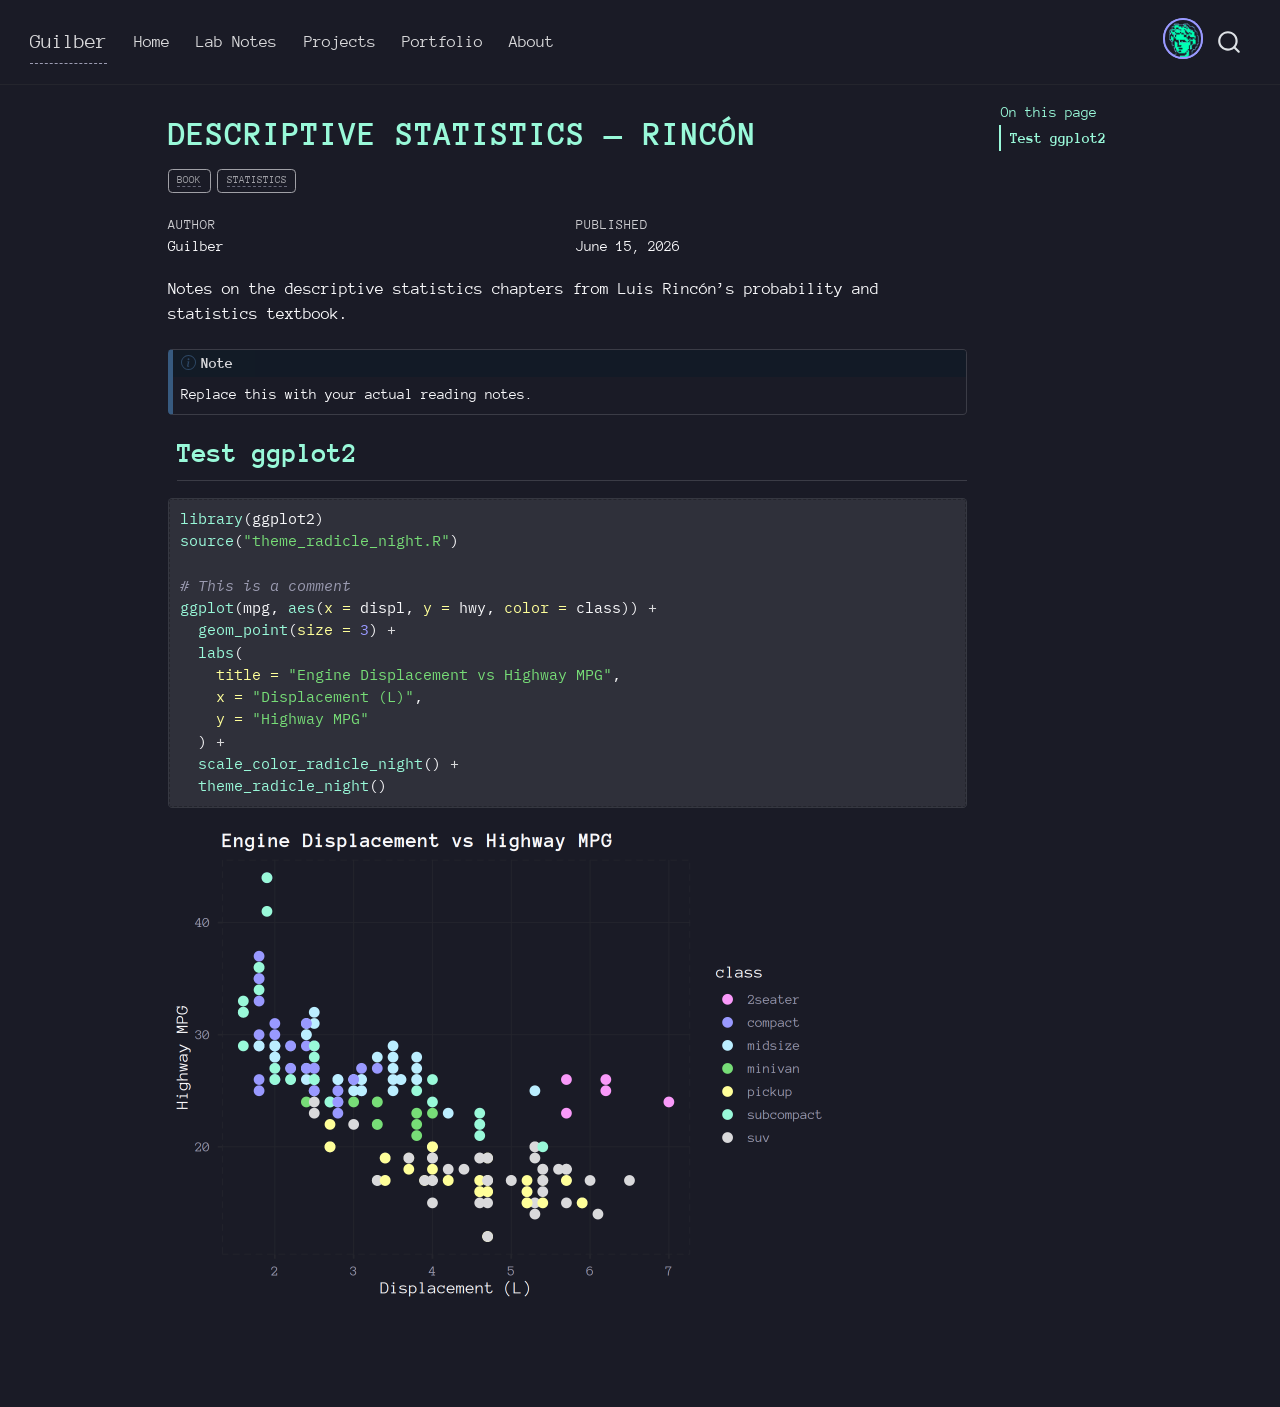
<file: lab_notes/books/descriptive-stats-rincon.html>
<!DOCTYPE html>
<html xmlns="http://www.w3.org/1999/xhtml" lang="en" xml:lang="en"><head>

<meta charset="utf-8">
<meta name="generator" content="quarto-1.9.38">

<meta name="viewport" content="width=device-width, initial-scale=1.0, user-scalable=yes">

<meta name="author" content="Guilber">
<meta name="dcterms.date" content="2026-06-15">

<title>Descriptive Statistics — Rincón – Guilber</title>
<style>
/* Default styles provided by pandoc.
** See https://pandoc.org/MANUAL.html#variables-for-html for config info.
*/
code{white-space: pre-wrap;}
span.smallcaps{font-variant: small-caps;}
div.columns{display: flex; gap: min(4vw, 1.5em);}
div.column{flex: auto; overflow-x: auto;}
div.hanging-indent{margin-left: 1.5em; text-indent: -1.5em;}
ul.task-list{list-style: none;}
ul.task-list li input[type="checkbox"] {
  width: 0.8em;
  margin: 0 0.8em 0.2em -1em; /* quarto-specific, see https://github.com/quarto-dev/quarto-cli/issues/4556 */ 
  vertical-align: middle;
}
/* CSS for syntax highlighting */
html { -webkit-text-size-adjust: 100%; }
pre > code.sourceCode { white-space: pre; position: relative; }
pre > code.sourceCode > span { display: inline-block; line-height: 1.25; }
pre > code.sourceCode > span:empty { height: 1.2em; }
.sourceCode { overflow: visible; }
code.sourceCode > span { color: inherit; text-decoration: inherit; }
div.sourceCode { margin: 1em 0; }
pre.sourceCode { margin: 0; }
@media screen {
div.sourceCode { overflow: auto; }
}
@media print {
pre > code.sourceCode { white-space: pre-wrap; }
pre > code.sourceCode > span { text-indent: -5em; padding-left: 5em; }
}
pre.numberSource code
  { counter-reset: source-line 0; }
pre.numberSource code > span
  { position: relative; left: -4em; counter-increment: source-line; }
pre.numberSource code > span > a:first-child::before
  { content: counter(source-line);
    position: relative; left: -1em; text-align: right; vertical-align: baseline;
    border: none; display: inline-block;
    -webkit-touch-callout: none; -webkit-user-select: none;
    -khtml-user-select: none; -moz-user-select: none;
    -ms-user-select: none; user-select: none;
    padding: 0 4px; width: 4em;
  }
pre.numberSource { margin-left: 3em;  padding-left: 4px; }
div.sourceCode
  {   }
@media screen {
pre > code.sourceCode > span > a:first-child::before { text-decoration: underline; }
}
</style>


<script src="../../site_libs/quarto-nav/quarto-nav.js"></script>
<script src="../../site_libs/quarto-nav/headroom.min.js"></script>
<script src="../../site_libs/clipboard/clipboard.min.js"></script>
<script src="../../site_libs/quarto-search/autocomplete.umd.js"></script>
<script src="../../site_libs/quarto-search/fuse.min.js"></script>
<script src="../../site_libs/quarto-search/quarto-search.js"></script>
<meta name="quarto:offset" content="../../">
<script src="../../site_libs/quarto-html/quarto.js" type="module"></script>
<script src="../../site_libs/quarto-html/tabsets/tabsets.js" type="module"></script>
<script src="../../site_libs/quarto-html/popper.min.js"></script>
<script src="../../site_libs/quarto-html/tippy.umd.min.js"></script>
<script src="../../site_libs/quarto-html/anchor.min.js"></script>
<link href="../../site_libs/quarto-html/tippy.css" rel="stylesheet">
<link href="../../site_libs/quarto-html/quarto-syntax-highlighting-dark-917e33fef9f22345ae8a730791d0194a.css" rel="stylesheet" id="quarto-text-highlighting-styles">
<script src="../../site_libs/bootstrap/bootstrap.min.js"></script>
<link href="../../site_libs/bootstrap/bootstrap-icons.css" rel="stylesheet">
<link href="../../site_libs/bootstrap/bootstrap-7b5bb4c5043540c3bf9697b502b57fb2.min.css" rel="stylesheet" append-hash="true" id="quarto-bootstrap" data-mode="dark">
<script id="quarto-search-options" type="application/json">{
  "location": "navbar",
  "copy-button": false,
  "collapse-after": 3,
  "panel-placement": "end",
  "type": "overlay",
  "limit": 50,
  "keyboard-shortcut": [
    "f",
    "/",
    "s"
  ],
  "show-item-context": false,
  "language": {
    "search-no-results-text": "No results",
    "search-matching-documents-text": "matching documents",
    "search-copy-link-title": "Copy link to search",
    "search-hide-matches-text": "Hide additional matches",
    "search-more-match-text": "more match in this document",
    "search-more-matches-text": "more matches in this document",
    "search-clear-button-title": "Clear",
    "search-text-placeholder": "",
    "search-detached-cancel-button-title": "Cancel",
    "search-submit-button-title": "Submit",
    "search-label": "Search"
  }
}</script>


<link rel="stylesheet" href="../../styles.css">
</head>

<body class="nav-fixed quarto-light">

<div id="quarto-search-results"></div>
  <header id="quarto-header" class="headroom fixed-top">
    <nav class="navbar navbar-expand-lg " data-bs-theme="dark">
      <div class="navbar-container container-fluid">
      <div class="navbar-brand-container mx-auto">
    <a class="navbar-brand" href="../../index.html">
    <span class="navbar-title">Guilber</span>
    </a>
  </div>
            <div id="quarto-search" class="" title="Search"></div>
          <button class="navbar-toggler" type="button" data-bs-toggle="collapse" data-bs-target="#navbarCollapse" aria-controls="navbarCollapse" role="menu" aria-expanded="false" aria-label="Toggle navigation" onclick="if (window.quartoToggleHeadroom) { window.quartoToggleHeadroom(); }">
  <span class="navbar-toggler-icon"></span>
</button>
          <div class="collapse navbar-collapse" id="navbarCollapse">
            <ul class="navbar-nav navbar-nav-scroll me-auto">
  <li class="nav-item">
    <a class="nav-link" href="../../index.html"> 
<span class="menu-text">Home</span></a>
  </li>  
  <li class="nav-item">
    <a class="nav-link" href="../../lab_notes/index.html"> 
<span class="menu-text">Lab Notes</span></a>
  </li>  
  <li class="nav-item">
    <a class="nav-link" href="../../projects.html"> 
<span class="menu-text">Projects</span></a>
  </li>  
  <li class="nav-item">
    <a class="nav-link" href="../../portfolio.html"> 
<span class="menu-text">Portfolio</span></a>
  </li>  
  <li class="nav-item">
    <a class="nav-link" href="../../about.html"> 
<span class="menu-text">About</span></a>
  </li>  
</ul>
            <ul class="navbar-nav navbar-nav-scroll ms-auto">
  <li class="nav-item">
    <a class="nav-link" href="https://github.com/guilber-c"> 
<span class="menu-text"><img src="../../images/github-avatar.png" class="navbar-avatar" alt="GitHub"></span></a>
  </li>  
</ul>
          </div> <!-- /navcollapse -->
            <div class="quarto-navbar-tools">
</div>
      </div> <!-- /container-fluid -->
    </nav>
</header>
<!-- content -->
<div id="quarto-content" class="quarto-container page-columns page-rows-contents page-layout-article page-navbar">
<!-- sidebar -->
<!-- margin-sidebar -->
    <div id="quarto-margin-sidebar" class="sidebar margin-sidebar">
        <nav id="TOC" role="doc-toc" class="toc-active">
    <h2 id="toc-title">On this page</h2>
   
  <ul>
  <li><a href="#test-ggplot2" id="toc-test-ggplot2" class="nav-link active" data-scroll-target="#test-ggplot2">Test ggplot2</a></li>
  </ul>
</nav>
    </div>
<!-- main -->
<main class="content" id="quarto-document-content">

<header id="title-block-header" class="quarto-title-block default">
<div class="quarto-title">
<h1 class="title">Descriptive Statistics — Rincón</h1>
  <div class="quarto-categories">
    <div class="quarto-category">Book</div>
    <div class="quarto-category">Statistics</div>
  </div>
  </div>



<div class="quarto-title-meta">

    <div>
    <div class="quarto-title-meta-heading">Author</div>
    <div class="quarto-title-meta-contents">
             <p>Guilber </p>
          </div>
  </div>
    
    <div>
    <div class="quarto-title-meta-heading">Published</div>
    <div class="quarto-title-meta-contents">
      <p class="date">June 15, 2026</p>
    </div>
  </div>
  
    
  </div>
  


</header>


<p>Notes on the descriptive statistics chapters from Luis Rincón’s probability and statistics textbook.</p>
<div class="callout callout-style-default callout-note callout-titled">
<div class="callout-header d-flex align-content-center">
<div class="callout-icon-container">
<i class="callout-icon"></i>
</div>
<div class="callout-title-container flex-fill">
Note
</div>
</div>
<div class="callout-body-container callout-body">
<p>Replace this with your actual reading notes.</p>
</div>
</div>
<section id="test-ggplot2" class="level2">
<h2 class="anchored" data-anchor-id="test-ggplot2">Test ggplot2</h2>
<div class="cell">
<div class="code-copy-outer-scaffold"><div class="sourceCode cell-code" id="cb1"><pre class="sourceCode r code-with-copy"><code class="sourceCode r"><span id="cb1-1"><a href="#cb1-1" aria-hidden="true" tabindex="-1"></a><span class="fu">library</span>(ggplot2)</span>
<span id="cb1-2"><a href="#cb1-2" aria-hidden="true" tabindex="-1"></a><span class="fu">source</span>(<span class="st">"theme_radicle_night.R"</span>)</span>
<span id="cb1-3"><a href="#cb1-3" aria-hidden="true" tabindex="-1"></a></span>
<span id="cb1-4"><a href="#cb1-4" aria-hidden="true" tabindex="-1"></a><span class="co"># This is a comment</span></span>
<span id="cb1-5"><a href="#cb1-5" aria-hidden="true" tabindex="-1"></a><span class="fu">ggplot</span>(mpg, <span class="fu">aes</span>(<span class="at">x =</span> displ, <span class="at">y =</span> hwy, <span class="at">color =</span> class)) <span class="sc">+</span></span>
<span id="cb1-6"><a href="#cb1-6" aria-hidden="true" tabindex="-1"></a>  <span class="fu">geom_point</span>(<span class="at">size =</span> <span class="dv">3</span>) <span class="sc">+</span></span>
<span id="cb1-7"><a href="#cb1-7" aria-hidden="true" tabindex="-1"></a>  <span class="fu">labs</span>(</span>
<span id="cb1-8"><a href="#cb1-8" aria-hidden="true" tabindex="-1"></a>    <span class="at">title =</span> <span class="st">"Engine Displacement vs Highway MPG"</span>,</span>
<span id="cb1-9"><a href="#cb1-9" aria-hidden="true" tabindex="-1"></a>    <span class="at">x =</span> <span class="st">"Displacement (L)"</span>,</span>
<span id="cb1-10"><a href="#cb1-10" aria-hidden="true" tabindex="-1"></a>    <span class="at">y =</span> <span class="st">"Highway MPG"</span></span>
<span id="cb1-11"><a href="#cb1-11" aria-hidden="true" tabindex="-1"></a>  ) <span class="sc">+</span></span>
<span id="cb1-12"><a href="#cb1-12" aria-hidden="true" tabindex="-1"></a>  <span class="fu">scale_color_radicle_night</span>() <span class="sc">+</span></span>
<span id="cb1-13"><a href="#cb1-13" aria-hidden="true" tabindex="-1"></a>  <span class="fu">theme_radicle_night</span>()</span></code></pre></div><button title="Copy to Clipboard" class="code-copy-button"><i class="bi"></i></button></div>
<div class="cell-output-display">
<div>
<figure class="figure">
<p><img src="descriptive-stats-rincon_files/figure-html/unnamed-chunk-1-1.png" class="img-fluid figure-img" width="672"></p>
</figure>
</div>
</div>
</div>


</section>

</main> <!-- /main -->
<script id="quarto-html-after-body" type="application/javascript">
  window.document.addEventListener("DOMContentLoaded", function (event) {
    const icon = "";
    const anchorJS = new window.AnchorJS();
    anchorJS.options = {
      placement: 'right',
      icon: icon
    };
    anchorJS.add('.anchored');
    const isCodeAnnotation = (el) => {
      for (const clz of el.classList) {
        if (clz.startsWith('code-annotation-')) {                     
          return true;
        }
      }
      return false;
    }
    const onCopySuccess = function(e) {
      // button target
      const button = e.trigger;
      // don't keep focus
      button.blur();
      // flash "checked"
      button.classList.add('code-copy-button-checked');
      var currentTitle = button.getAttribute("title");
      button.setAttribute("title", "Copied!");
      let tooltip;
      if (window.bootstrap) {
        button.setAttribute("data-bs-toggle", "tooltip");
        button.setAttribute("data-bs-placement", "left");
        button.setAttribute("data-bs-title", "Copied!");
        tooltip = new bootstrap.Tooltip(button, 
          { trigger: "manual", 
            customClass: "code-copy-button-tooltip",
            offset: [0, -8]});
        tooltip.show();    
      }
      setTimeout(function() {
        if (tooltip) {
          tooltip.hide();
          button.removeAttribute("data-bs-title");
          button.removeAttribute("data-bs-toggle");
          button.removeAttribute("data-bs-placement");
        }
        button.setAttribute("title", currentTitle);
        button.classList.remove('code-copy-button-checked');
      }, 1000);
      // clear code selection
      e.clearSelection();
    }
    const getTextToCopy = function(trigger) {
      const outerScaffold = trigger.parentElement.cloneNode(true);
      const codeEl = outerScaffold.querySelector('code');
      for (const childEl of codeEl.children) {
        if (isCodeAnnotation(childEl)) {
          childEl.remove();
        }
      }
      return codeEl.innerText;
    }
    const clipboard = new window.ClipboardJS('.code-copy-button:not([data-in-quarto-modal])', {
      text: getTextToCopy
    });
    clipboard.on('success', onCopySuccess);
    if (window.document.getElementById('quarto-embedded-source-code-modal')) {
      const clipboardModal = new window.ClipboardJS('.code-copy-button[data-in-quarto-modal]', {
        text: getTextToCopy,
        container: window.document.getElementById('quarto-embedded-source-code-modal')
      });
      clipboardModal.on('success', onCopySuccess);
    }
      var localhostRegex = new RegExp(/^(?:http|https):\/\/localhost\:?[0-9]*\//);
      var mailtoRegex = new RegExp(/^mailto:/);
        var filterRegex = new RegExp("https:\/\/guilber-c\.github\.io\/guilbers-studio-site\/");
      var isInternal = (href) => {
          return filterRegex.test(href) || localhostRegex.test(href) || mailtoRegex.test(href);
      }
      // Inspect non-navigation links and adorn them if external
     var links = window.document.querySelectorAll('a[href]:not(.nav-link):not(.navbar-brand):not(.toc-action):not(.sidebar-link):not(.sidebar-item-toggle):not(.pagination-link):not(.no-external):not([aria-hidden]):not(.dropdown-item):not(.quarto-navigation-tool):not(.about-link)');
      for (var i=0; i<links.length; i++) {
        const link = links[i];
        if (!isInternal(link.href)) {
          // undo the damage that might have been done by quarto-nav.js in the case of
          // links that we want to consider external
          if (link.dataset.originalHref !== undefined) {
            link.href = link.dataset.originalHref;
          }
        }
      }
    function tippyHover(el, contentFn, onTriggerFn, onUntriggerFn) {
      const config = {
        allowHTML: true,
        maxWidth: 500,
        delay: 100,
        arrow: false,
        appendTo: function(el) {
            return el.parentElement;
        },
        interactive: true,
        interactiveBorder: 10,
        theme: 'quarto',
        placement: 'bottom-start',
      };
      if (contentFn) {
        config.content = contentFn;
      }
      if (onTriggerFn) {
        config.onTrigger = onTriggerFn;
      }
      if (onUntriggerFn) {
        config.onUntrigger = onUntriggerFn;
      }
      window.tippy(el, config); 
    }
    const noterefs = window.document.querySelectorAll('a[role="doc-noteref"]');
    for (var i=0; i<noterefs.length; i++) {
      const ref = noterefs[i];
      tippyHover(ref, function() {
        // use id or data attribute instead here
        let href = ref.getAttribute('data-footnote-href') || ref.getAttribute('href');
        try { href = new URL(href).hash; } catch {}
        const id = href.replace(/^#\/?/, "");
        const note = window.document.getElementById(id);
        if (note) {
          return note.innerHTML;
        } else {
          return "";
        }
      });
    }
    const xrefs = window.document.querySelectorAll('a.quarto-xref');
    const processXRef = (id, note) => {
      // Strip column container classes
      const stripColumnClz = (el) => {
        el.classList.remove("page-full", "page-columns");
        if (el.children) {
          for (const child of el.children) {
            stripColumnClz(child);
          }
        }
      }
      stripColumnClz(note)
      if (id === null || id.startsWith('sec-')) {
        // Special case sections, only their first couple elements
        const container = document.createElement("div");
        if (note.children && note.children.length > 2) {
          container.appendChild(note.children[0].cloneNode(true));
          for (let i = 1; i < note.children.length; i++) {
            const child = note.children[i];
            if (child.tagName === "P" && child.innerText === "") {
              continue;
            } else {
              container.appendChild(child.cloneNode(true));
              break;
            }
          }
          if (window.Quarto?.typesetMath) {
            window.Quarto.typesetMath(container);
          }
          return container.innerHTML
        } else {
          if (window.Quarto?.typesetMath) {
            window.Quarto.typesetMath(note);
          }
          return note.innerHTML;
        }
      } else {
        // Remove any anchor links if they are present
        const anchorLink = note.querySelector('a.anchorjs-link');
        if (anchorLink) {
          anchorLink.remove();
        }
        if (window.Quarto?.typesetMath) {
          window.Quarto.typesetMath(note);
        }
        if (note.classList.contains("callout")) {
          return note.outerHTML;
        } else {
          return note.innerHTML;
        }
      }
    }
    for (var i=0; i<xrefs.length; i++) {
      const xref = xrefs[i];
      tippyHover(xref, undefined, function(instance) {
        instance.disable();
        let url = xref.getAttribute('href');
        let hash = undefined; 
        if (url.startsWith('#')) {
          hash = url;
        } else {
          try { hash = new URL(url).hash; } catch {}
        }
        if (hash) {
          const id = hash.replace(/^#\/?/, "");
          const note = window.document.getElementById(id);
          if (note !== null) {
            try {
              const html = processXRef(id, note.cloneNode(true));
              instance.setContent(html);
            } finally {
              instance.enable();
              instance.show();
            }
          } else {
            // See if we can fetch this
            fetch(url.split('#')[0])
            .then(res => res.text())
            .then(html => {
              const parser = new DOMParser();
              const htmlDoc = parser.parseFromString(html, "text/html");
              const note = htmlDoc.getElementById(id);
              if (note !== null) {
                const html = processXRef(id, note);
                instance.setContent(html);
              } 
            }).finally(() => {
              instance.enable();
              instance.show();
            });
          }
        } else {
          // See if we can fetch a full url (with no hash to target)
          // This is a special case and we should probably do some content thinning / targeting
          fetch(url)
          .then(res => res.text())
          .then(html => {
            const parser = new DOMParser();
            const htmlDoc = parser.parseFromString(html, "text/html");
            const note = htmlDoc.querySelector('main.content');
            if (note !== null) {
              // This should only happen for chapter cross references
              // (since there is no id in the URL)
              // remove the first header
              if (note.children.length > 0 && note.children[0].tagName === "HEADER") {
                note.children[0].remove();
              }
              const html = processXRef(null, note);
              instance.setContent(html);
            } 
          }).finally(() => {
            instance.enable();
            instance.show();
          });
        }
      }, function(instance) {
      });
    }
        let selectedAnnoteEl;
        const selectorForAnnotation = ( cell, annotation) => {
          let cellAttr = 'data-code-cell="' + cell + '"';
          let lineAttr = 'data-code-annotation="' +  annotation + '"';
          const selector = 'span[' + cellAttr + '][' + lineAttr + ']';
          return selector;
        }
        const selectCodeLines = (annoteEl) => {
          const doc = window.document;
          const targetCell = annoteEl.getAttribute("data-target-cell");
          const targetAnnotation = annoteEl.getAttribute("data-target-annotation");
          const annoteSpan = window.document.querySelector(selectorForAnnotation(targetCell, targetAnnotation));
          const lines = annoteSpan.getAttribute("data-code-lines").split(",");
          const lineIds = lines.map((line) => {
            return targetCell + "-" + line;
          })
          let top = null;
          let height = null;
          let parent = null;
          if (lineIds.length > 0) {
              //compute the position of the single el (top and bottom and make a div)
              const el = window.document.getElementById(lineIds[0]);
              top = el.offsetTop;
              height = el.offsetHeight;
              parent = el.parentElement.parentElement;
            if (lineIds.length > 1) {
              const lastEl = window.document.getElementById(lineIds[lineIds.length - 1]);
              const bottom = lastEl.offsetTop + lastEl.offsetHeight;
              height = bottom - top;
            }
            if (top !== null && height !== null && parent !== null) {
              // cook up a div (if necessary) and position it 
              let div = window.document.getElementById("code-annotation-line-highlight");
              if (div === null) {
                div = window.document.createElement("div");
                div.setAttribute("id", "code-annotation-line-highlight");
                div.style.position = 'absolute';
                parent.appendChild(div);
              }
              div.style.top = top - 2 + "px";
              div.style.height = height + 4 + "px";
              div.style.left = 0;
              let gutterDiv = window.document.getElementById("code-annotation-line-highlight-gutter");
              if (gutterDiv === null) {
                gutterDiv = window.document.createElement("div");
                gutterDiv.setAttribute("id", "code-annotation-line-highlight-gutter");
                gutterDiv.style.position = 'absolute';
                const codeCell = window.document.getElementById(targetCell);
                const gutter = codeCell.querySelector('.code-annotation-gutter');
                gutter.appendChild(gutterDiv);
              }
              gutterDiv.style.top = top - 2 + "px";
              gutterDiv.style.height = height + 4 + "px";
            }
            selectedAnnoteEl = annoteEl;
          }
        };
        const unselectCodeLines = () => {
          const elementsIds = ["code-annotation-line-highlight", "code-annotation-line-highlight-gutter"];
          elementsIds.forEach((elId) => {
            const div = window.document.getElementById(elId);
            if (div) {
              div.remove();
            }
          });
          selectedAnnoteEl = undefined;
        };
          // Handle positioning of the toggle
      window.addEventListener(
        "resize",
        throttle(() => {
          elRect = undefined;
          if (selectedAnnoteEl) {
            selectCodeLines(selectedAnnoteEl);
          }
        }, 10)
      );
      function throttle(fn, ms) {
      let throttle = false;
      let timer;
        return (...args) => {
          if(!throttle) { // first call gets through
              fn.apply(this, args);
              throttle = true;
          } else { // all the others get throttled
              if(timer) clearTimeout(timer); // cancel #2
              timer = setTimeout(() => {
                fn.apply(this, args);
                timer = throttle = false;
              }, ms);
          }
        };
      }
        // Attach click handler to the DT
        const annoteDls = window.document.querySelectorAll('dt[data-target-cell]');
        for (const annoteDlNode of annoteDls) {
          annoteDlNode.addEventListener('click', (event) => {
            const clickedEl = event.target;
            if (clickedEl !== selectedAnnoteEl) {
              unselectCodeLines();
              const activeEl = window.document.querySelector('dt[data-target-cell].code-annotation-active');
              if (activeEl) {
                activeEl.classList.remove('code-annotation-active');
              }
              selectCodeLines(clickedEl);
              clickedEl.classList.add('code-annotation-active');
            } else {
              // Unselect the line
              unselectCodeLines();
              clickedEl.classList.remove('code-annotation-active');
            }
          });
        }
    const findCites = (el) => {
      const parentEl = el.parentElement;
      if (parentEl) {
        const cites = parentEl.dataset.cites;
        if (cites) {
          return {
            el,
            cites: cites.split(' ')
          };
        } else {
          return findCites(el.parentElement)
        }
      } else {
        return undefined;
      }
    };
    var bibliorefs = window.document.querySelectorAll('a[role="doc-biblioref"]');
    for (var i=0; i<bibliorefs.length; i++) {
      const ref = bibliorefs[i];
      const citeInfo = findCites(ref);
      if (citeInfo) {
        tippyHover(citeInfo.el, function() {
          var popup = window.document.createElement('div');
          citeInfo.cites.forEach(function(cite) {
            var citeDiv = window.document.createElement('div');
            citeDiv.classList.add('hanging-indent');
            citeDiv.classList.add('csl-entry');
            var biblioDiv = window.document.getElementById('ref-' + cite);
            if (biblioDiv) {
              citeDiv.innerHTML = biblioDiv.innerHTML;
            }
            popup.appendChild(citeDiv);
          });
          return popup.innerHTML;
        });
      }
    }
  });
  </script>
</div> <!-- /content -->




</body></html>
</file>
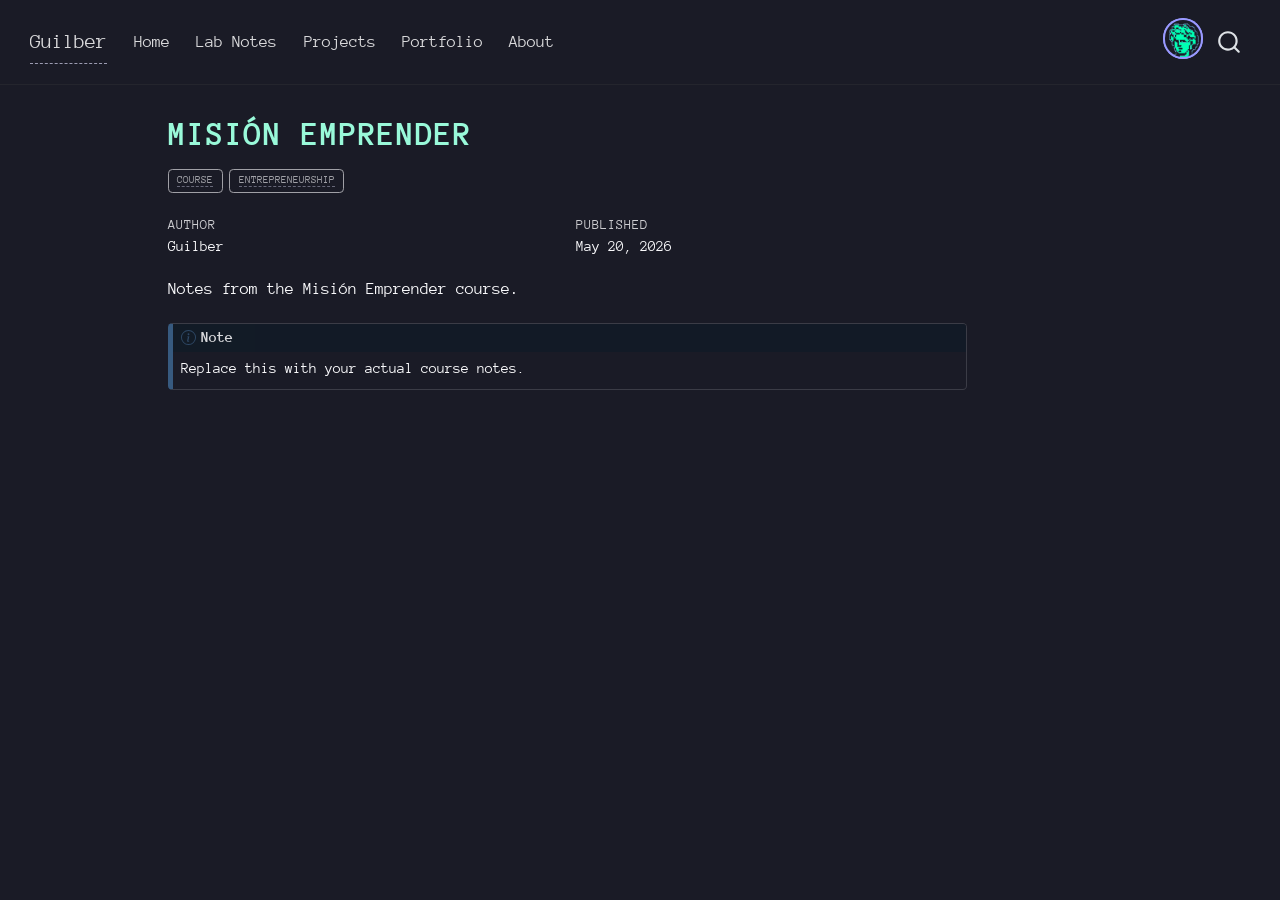
<file: lab_notes/courses/misión-emprender.html>
<!DOCTYPE html>
<html xmlns="http://www.w3.org/1999/xhtml" lang="en" xml:lang="en"><head>

<meta charset="utf-8">
<meta name="generator" content="quarto-1.9.38">

<meta name="viewport" content="width=device-width, initial-scale=1.0, user-scalable=yes">

<meta name="author" content="Guilber">
<meta name="dcterms.date" content="2026-05-20">

<title>Misión Emprender – Guilber</title>
<style>
/* Default styles provided by pandoc.
** See https://pandoc.org/MANUAL.html#variables-for-html for config info.
*/
code{white-space: pre-wrap;}
span.smallcaps{font-variant: small-caps;}
div.columns{display: flex; gap: min(4vw, 1.5em);}
div.column{flex: auto; overflow-x: auto;}
div.hanging-indent{margin-left: 1.5em; text-indent: -1.5em;}
ul.task-list{list-style: none;}
ul.task-list li input[type="checkbox"] {
  width: 0.8em;
  margin: 0 0.8em 0.2em -1em; /* quarto-specific, see https://github.com/quarto-dev/quarto-cli/issues/4556 */ 
  vertical-align: middle;
}
</style>


<script src="../../site_libs/quarto-nav/quarto-nav.js"></script>
<script src="../../site_libs/quarto-nav/headroom.min.js"></script>
<script src="../../site_libs/clipboard/clipboard.min.js"></script>
<script src="../../site_libs/quarto-search/autocomplete.umd.js"></script>
<script src="../../site_libs/quarto-search/fuse.min.js"></script>
<script src="../../site_libs/quarto-search/quarto-search.js"></script>
<meta name="quarto:offset" content="../../">
<script src="../../site_libs/quarto-html/quarto.js" type="module"></script>
<script src="../../site_libs/quarto-html/tabsets/tabsets.js" type="module"></script>
<script src="../../site_libs/quarto-html/popper.min.js"></script>
<script src="../../site_libs/quarto-html/tippy.umd.min.js"></script>
<script src="../../site_libs/quarto-html/anchor.min.js"></script>
<link href="../../site_libs/quarto-html/tippy.css" rel="stylesheet">
<link href="../../site_libs/quarto-html/quarto-syntax-highlighting-dark-917e33fef9f22345ae8a730791d0194a.css" rel="stylesheet" id="quarto-text-highlighting-styles">
<script src="../../site_libs/bootstrap/bootstrap.min.js"></script>
<link href="../../site_libs/bootstrap/bootstrap-icons.css" rel="stylesheet">
<link href="../../site_libs/bootstrap/bootstrap-7b5bb4c5043540c3bf9697b502b57fb2.min.css" rel="stylesheet" append-hash="true" id="quarto-bootstrap" data-mode="dark">
<script id="quarto-search-options" type="application/json">{
  "location": "navbar",
  "copy-button": false,
  "collapse-after": 3,
  "panel-placement": "end",
  "type": "overlay",
  "limit": 50,
  "keyboard-shortcut": [
    "f",
    "/",
    "s"
  ],
  "show-item-context": false,
  "language": {
    "search-no-results-text": "No results",
    "search-matching-documents-text": "matching documents",
    "search-copy-link-title": "Copy link to search",
    "search-hide-matches-text": "Hide additional matches",
    "search-more-match-text": "more match in this document",
    "search-more-matches-text": "more matches in this document",
    "search-clear-button-title": "Clear",
    "search-text-placeholder": "",
    "search-detached-cancel-button-title": "Cancel",
    "search-submit-button-title": "Submit",
    "search-label": "Search"
  }
}</script>


<link rel="stylesheet" href="../../styles.css">
</head>

<body class="nav-fixed quarto-light">

<div id="quarto-search-results"></div>
  <header id="quarto-header" class="headroom fixed-top">
    <nav class="navbar navbar-expand-lg " data-bs-theme="dark">
      <div class="navbar-container container-fluid">
      <div class="navbar-brand-container mx-auto">
    <a class="navbar-brand" href="../../index.html">
    <span class="navbar-title">Guilber</span>
    </a>
  </div>
            <div id="quarto-search" class="" title="Search"></div>
          <button class="navbar-toggler" type="button" data-bs-toggle="collapse" data-bs-target="#navbarCollapse" aria-controls="navbarCollapse" role="menu" aria-expanded="false" aria-label="Toggle navigation" onclick="if (window.quartoToggleHeadroom) { window.quartoToggleHeadroom(); }">
  <span class="navbar-toggler-icon"></span>
</button>
          <div class="collapse navbar-collapse" id="navbarCollapse">
            <ul class="navbar-nav navbar-nav-scroll me-auto">
  <li class="nav-item">
    <a class="nav-link" href="../../index.html"> 
<span class="menu-text">Home</span></a>
  </li>  
  <li class="nav-item">
    <a class="nav-link" href="../../lab_notes/index.html"> 
<span class="menu-text">Lab Notes</span></a>
  </li>  
  <li class="nav-item">
    <a class="nav-link" href="../../projects.html"> 
<span class="menu-text">Projects</span></a>
  </li>  
  <li class="nav-item">
    <a class="nav-link" href="../../portfolio.html"> 
<span class="menu-text">Portfolio</span></a>
  </li>  
  <li class="nav-item">
    <a class="nav-link" href="../../about.html"> 
<span class="menu-text">About</span></a>
  </li>  
</ul>
            <ul class="navbar-nav navbar-nav-scroll ms-auto">
  <li class="nav-item">
    <a class="nav-link" href="https://github.com/guilber-c"> 
<span class="menu-text"><img src="../../images/github-avatar.png" class="navbar-avatar" alt="GitHub"></span></a>
  </li>  
</ul>
          </div> <!-- /navcollapse -->
            <div class="quarto-navbar-tools">
</div>
      </div> <!-- /container-fluid -->
    </nav>
</header>
<!-- content -->
<div id="quarto-content" class="quarto-container page-columns page-rows-contents page-layout-article page-navbar">
<!-- sidebar -->
<!-- margin-sidebar -->
    <div id="quarto-margin-sidebar" class="sidebar margin-sidebar zindex-bottom">
        
    </div>
<!-- main -->
<main class="content" id="quarto-document-content">

<header id="title-block-header" class="quarto-title-block default">
<div class="quarto-title">
<h1 class="title">Misión Emprender</h1>
  <div class="quarto-categories">
    <div class="quarto-category">Course</div>
    <div class="quarto-category">Entrepreneurship</div>
  </div>
  </div>



<div class="quarto-title-meta">

    <div>
    <div class="quarto-title-meta-heading">Author</div>
    <div class="quarto-title-meta-contents">
             <p>Guilber </p>
          </div>
  </div>
    
    <div>
    <div class="quarto-title-meta-heading">Published</div>
    <div class="quarto-title-meta-contents">
      <p class="date">May 20, 2026</p>
    </div>
  </div>
  
    
  </div>
  


</header>


<p>Notes from the Misión Emprender course.</p>
<div class="callout callout-style-default callout-note callout-titled">
<div class="callout-header d-flex align-content-center">
<div class="callout-icon-container">
<i class="callout-icon"></i>
</div>
<div class="callout-title-container flex-fill">
Note
</div>
</div>
<div class="callout-body-container callout-body">
<p>Replace this with your actual course notes.</p>
</div>
</div>



</main> <!-- /main -->
<script id="quarto-html-after-body" type="application/javascript">
  window.document.addEventListener("DOMContentLoaded", function (event) {
    const icon = "";
    const anchorJS = new window.AnchorJS();
    anchorJS.options = {
      placement: 'right',
      icon: icon
    };
    anchorJS.add('.anchored');
    const isCodeAnnotation = (el) => {
      for (const clz of el.classList) {
        if (clz.startsWith('code-annotation-')) {                     
          return true;
        }
      }
      return false;
    }
    const onCopySuccess = function(e) {
      // button target
      const button = e.trigger;
      // don't keep focus
      button.blur();
      // flash "checked"
      button.classList.add('code-copy-button-checked');
      var currentTitle = button.getAttribute("title");
      button.setAttribute("title", "Copied!");
      let tooltip;
      if (window.bootstrap) {
        button.setAttribute("data-bs-toggle", "tooltip");
        button.setAttribute("data-bs-placement", "left");
        button.setAttribute("data-bs-title", "Copied!");
        tooltip = new bootstrap.Tooltip(button, 
          { trigger: "manual", 
            customClass: "code-copy-button-tooltip",
            offset: [0, -8]});
        tooltip.show();    
      }
      setTimeout(function() {
        if (tooltip) {
          tooltip.hide();
          button.removeAttribute("data-bs-title");
          button.removeAttribute("data-bs-toggle");
          button.removeAttribute("data-bs-placement");
        }
        button.setAttribute("title", currentTitle);
        button.classList.remove('code-copy-button-checked');
      }, 1000);
      // clear code selection
      e.clearSelection();
    }
    const getTextToCopy = function(trigger) {
      const outerScaffold = trigger.parentElement.cloneNode(true);
      const codeEl = outerScaffold.querySelector('code');
      for (const childEl of codeEl.children) {
        if (isCodeAnnotation(childEl)) {
          childEl.remove();
        }
      }
      return codeEl.innerText;
    }
    const clipboard = new window.ClipboardJS('.code-copy-button:not([data-in-quarto-modal])', {
      text: getTextToCopy
    });
    clipboard.on('success', onCopySuccess);
    if (window.document.getElementById('quarto-embedded-source-code-modal')) {
      const clipboardModal = new window.ClipboardJS('.code-copy-button[data-in-quarto-modal]', {
        text: getTextToCopy,
        container: window.document.getElementById('quarto-embedded-source-code-modal')
      });
      clipboardModal.on('success', onCopySuccess);
    }
      var localhostRegex = new RegExp(/^(?:http|https):\/\/localhost\:?[0-9]*\//);
      var mailtoRegex = new RegExp(/^mailto:/);
        var filterRegex = new RegExp("https:\/\/guilber-c\.github\.io\/guilbers-studio-site\/");
      var isInternal = (href) => {
          return filterRegex.test(href) || localhostRegex.test(href) || mailtoRegex.test(href);
      }
      // Inspect non-navigation links and adorn them if external
     var links = window.document.querySelectorAll('a[href]:not(.nav-link):not(.navbar-brand):not(.toc-action):not(.sidebar-link):not(.sidebar-item-toggle):not(.pagination-link):not(.no-external):not([aria-hidden]):not(.dropdown-item):not(.quarto-navigation-tool):not(.about-link)');
      for (var i=0; i<links.length; i++) {
        const link = links[i];
        if (!isInternal(link.href)) {
          // undo the damage that might have been done by quarto-nav.js in the case of
          // links that we want to consider external
          if (link.dataset.originalHref !== undefined) {
            link.href = link.dataset.originalHref;
          }
        }
      }
    function tippyHover(el, contentFn, onTriggerFn, onUntriggerFn) {
      const config = {
        allowHTML: true,
        maxWidth: 500,
        delay: 100,
        arrow: false,
        appendTo: function(el) {
            return el.parentElement;
        },
        interactive: true,
        interactiveBorder: 10,
        theme: 'quarto',
        placement: 'bottom-start',
      };
      if (contentFn) {
        config.content = contentFn;
      }
      if (onTriggerFn) {
        config.onTrigger = onTriggerFn;
      }
      if (onUntriggerFn) {
        config.onUntrigger = onUntriggerFn;
      }
      window.tippy(el, config); 
    }
    const noterefs = window.document.querySelectorAll('a[role="doc-noteref"]');
    for (var i=0; i<noterefs.length; i++) {
      const ref = noterefs[i];
      tippyHover(ref, function() {
        // use id or data attribute instead here
        let href = ref.getAttribute('data-footnote-href') || ref.getAttribute('href');
        try { href = new URL(href).hash; } catch {}
        const id = href.replace(/^#\/?/, "");
        const note = window.document.getElementById(id);
        if (note) {
          return note.innerHTML;
        } else {
          return "";
        }
      });
    }
    const xrefs = window.document.querySelectorAll('a.quarto-xref');
    const processXRef = (id, note) => {
      // Strip column container classes
      const stripColumnClz = (el) => {
        el.classList.remove("page-full", "page-columns");
        if (el.children) {
          for (const child of el.children) {
            stripColumnClz(child);
          }
        }
      }
      stripColumnClz(note)
      if (id === null || id.startsWith('sec-')) {
        // Special case sections, only their first couple elements
        const container = document.createElement("div");
        if (note.children && note.children.length > 2) {
          container.appendChild(note.children[0].cloneNode(true));
          for (let i = 1; i < note.children.length; i++) {
            const child = note.children[i];
            if (child.tagName === "P" && child.innerText === "") {
              continue;
            } else {
              container.appendChild(child.cloneNode(true));
              break;
            }
          }
          if (window.Quarto?.typesetMath) {
            window.Quarto.typesetMath(container);
          }
          return container.innerHTML
        } else {
          if (window.Quarto?.typesetMath) {
            window.Quarto.typesetMath(note);
          }
          return note.innerHTML;
        }
      } else {
        // Remove any anchor links if they are present
        const anchorLink = note.querySelector('a.anchorjs-link');
        if (anchorLink) {
          anchorLink.remove();
        }
        if (window.Quarto?.typesetMath) {
          window.Quarto.typesetMath(note);
        }
        if (note.classList.contains("callout")) {
          return note.outerHTML;
        } else {
          return note.innerHTML;
        }
      }
    }
    for (var i=0; i<xrefs.length; i++) {
      const xref = xrefs[i];
      tippyHover(xref, undefined, function(instance) {
        instance.disable();
        let url = xref.getAttribute('href');
        let hash = undefined; 
        if (url.startsWith('#')) {
          hash = url;
        } else {
          try { hash = new URL(url).hash; } catch {}
        }
        if (hash) {
          const id = hash.replace(/^#\/?/, "");
          const note = window.document.getElementById(id);
          if (note !== null) {
            try {
              const html = processXRef(id, note.cloneNode(true));
              instance.setContent(html);
            } finally {
              instance.enable();
              instance.show();
            }
          } else {
            // See if we can fetch this
            fetch(url.split('#')[0])
            .then(res => res.text())
            .then(html => {
              const parser = new DOMParser();
              const htmlDoc = parser.parseFromString(html, "text/html");
              const note = htmlDoc.getElementById(id);
              if (note !== null) {
                const html = processXRef(id, note);
                instance.setContent(html);
              } 
            }).finally(() => {
              instance.enable();
              instance.show();
            });
          }
        } else {
          // See if we can fetch a full url (with no hash to target)
          // This is a special case and we should probably do some content thinning / targeting
          fetch(url)
          .then(res => res.text())
          .then(html => {
            const parser = new DOMParser();
            const htmlDoc = parser.parseFromString(html, "text/html");
            const note = htmlDoc.querySelector('main.content');
            if (note !== null) {
              // This should only happen for chapter cross references
              // (since there is no id in the URL)
              // remove the first header
              if (note.children.length > 0 && note.children[0].tagName === "HEADER") {
                note.children[0].remove();
              }
              const html = processXRef(null, note);
              instance.setContent(html);
            } 
          }).finally(() => {
            instance.enable();
            instance.show();
          });
        }
      }, function(instance) {
      });
    }
        let selectedAnnoteEl;
        const selectorForAnnotation = ( cell, annotation) => {
          let cellAttr = 'data-code-cell="' + cell + '"';
          let lineAttr = 'data-code-annotation="' +  annotation + '"';
          const selector = 'span[' + cellAttr + '][' + lineAttr + ']';
          return selector;
        }
        const selectCodeLines = (annoteEl) => {
          const doc = window.document;
          const targetCell = annoteEl.getAttribute("data-target-cell");
          const targetAnnotation = annoteEl.getAttribute("data-target-annotation");
          const annoteSpan = window.document.querySelector(selectorForAnnotation(targetCell, targetAnnotation));
          const lines = annoteSpan.getAttribute("data-code-lines").split(",");
          const lineIds = lines.map((line) => {
            return targetCell + "-" + line;
          })
          let top = null;
          let height = null;
          let parent = null;
          if (lineIds.length > 0) {
              //compute the position of the single el (top and bottom and make a div)
              const el = window.document.getElementById(lineIds[0]);
              top = el.offsetTop;
              height = el.offsetHeight;
              parent = el.parentElement.parentElement;
            if (lineIds.length > 1) {
              const lastEl = window.document.getElementById(lineIds[lineIds.length - 1]);
              const bottom = lastEl.offsetTop + lastEl.offsetHeight;
              height = bottom - top;
            }
            if (top !== null && height !== null && parent !== null) {
              // cook up a div (if necessary) and position it 
              let div = window.document.getElementById("code-annotation-line-highlight");
              if (div === null) {
                div = window.document.createElement("div");
                div.setAttribute("id", "code-annotation-line-highlight");
                div.style.position = 'absolute';
                parent.appendChild(div);
              }
              div.style.top = top - 2 + "px";
              div.style.height = height + 4 + "px";
              div.style.left = 0;
              let gutterDiv = window.document.getElementById("code-annotation-line-highlight-gutter");
              if (gutterDiv === null) {
                gutterDiv = window.document.createElement("div");
                gutterDiv.setAttribute("id", "code-annotation-line-highlight-gutter");
                gutterDiv.style.position = 'absolute';
                const codeCell = window.document.getElementById(targetCell);
                const gutter = codeCell.querySelector('.code-annotation-gutter');
                gutter.appendChild(gutterDiv);
              }
              gutterDiv.style.top = top - 2 + "px";
              gutterDiv.style.height = height + 4 + "px";
            }
            selectedAnnoteEl = annoteEl;
          }
        };
        const unselectCodeLines = () => {
          const elementsIds = ["code-annotation-line-highlight", "code-annotation-line-highlight-gutter"];
          elementsIds.forEach((elId) => {
            const div = window.document.getElementById(elId);
            if (div) {
              div.remove();
            }
          });
          selectedAnnoteEl = undefined;
        };
          // Handle positioning of the toggle
      window.addEventListener(
        "resize",
        throttle(() => {
          elRect = undefined;
          if (selectedAnnoteEl) {
            selectCodeLines(selectedAnnoteEl);
          }
        }, 10)
      );
      function throttle(fn, ms) {
      let throttle = false;
      let timer;
        return (...args) => {
          if(!throttle) { // first call gets through
              fn.apply(this, args);
              throttle = true;
          } else { // all the others get throttled
              if(timer) clearTimeout(timer); // cancel #2
              timer = setTimeout(() => {
                fn.apply(this, args);
                timer = throttle = false;
              }, ms);
          }
        };
      }
        // Attach click handler to the DT
        const annoteDls = window.document.querySelectorAll('dt[data-target-cell]');
        for (const annoteDlNode of annoteDls) {
          annoteDlNode.addEventListener('click', (event) => {
            const clickedEl = event.target;
            if (clickedEl !== selectedAnnoteEl) {
              unselectCodeLines();
              const activeEl = window.document.querySelector('dt[data-target-cell].code-annotation-active');
              if (activeEl) {
                activeEl.classList.remove('code-annotation-active');
              }
              selectCodeLines(clickedEl);
              clickedEl.classList.add('code-annotation-active');
            } else {
              // Unselect the line
              unselectCodeLines();
              clickedEl.classList.remove('code-annotation-active');
            }
          });
        }
    const findCites = (el) => {
      const parentEl = el.parentElement;
      if (parentEl) {
        const cites = parentEl.dataset.cites;
        if (cites) {
          return {
            el,
            cites: cites.split(' ')
          };
        } else {
          return findCites(el.parentElement)
        }
      } else {
        return undefined;
      }
    };
    var bibliorefs = window.document.querySelectorAll('a[role="doc-biblioref"]');
    for (var i=0; i<bibliorefs.length; i++) {
      const ref = bibliorefs[i];
      const citeInfo = findCites(ref);
      if (citeInfo) {
        tippyHover(citeInfo.el, function() {
          var popup = window.document.createElement('div');
          citeInfo.cites.forEach(function(cite) {
            var citeDiv = window.document.createElement('div');
            citeDiv.classList.add('hanging-indent');
            citeDiv.classList.add('csl-entry');
            var biblioDiv = window.document.getElementById('ref-' + cite);
            if (biblioDiv) {
              citeDiv.innerHTML = biblioDiv.innerHTML;
            }
            popup.appendChild(citeDiv);
          });
          return popup.innerHTML;
        });
      }
    }
  });
  </script>
</div> <!-- /content -->




</body></html>
</file>
<file: site_libs/quarto-html/tippy.css>
.tippy-box[data-animation=fade][data-state=hidden]{opacity:0}[data-tippy-root]{max-width:calc(100vw - 10px)}.tippy-box{position:relative;background-color:#333;color:#fff;border-radius:4px;font-size:14px;line-height:1.4;white-space:normal;outline:0;transition-property:transform,visibility,opacity}.tippy-box[data-placement^=top]>.tippy-arrow{bottom:0}.tippy-box[data-placement^=top]>.tippy-arrow:before{bottom:-7px;left:0;border-width:8px 8px 0;border-top-color:initial;transform-origin:center top}.tippy-box[data-placement^=bottom]>.tippy-arrow{top:0}.tippy-box[data-placement^=bottom]>.tippy-arrow:before{top:-7px;left:0;border-width:0 8px 8px;border-bottom-color:initial;transform-origin:center bottom}.tippy-box[data-placement^=left]>.tippy-arrow{right:0}.tippy-box[data-placement^=left]>.tippy-arrow:before{border-width:8px 0 8px 8px;border-left-color:initial;right:-7px;transform-origin:center left}.tippy-box[data-placement^=right]>.tippy-arrow{left:0}.tippy-box[data-placement^=right]>.tippy-arrow:before{left:-7px;border-width:8px 8px 8px 0;border-right-color:initial;transform-origin:center right}.tippy-box[data-inertia][data-state=visible]{transition-timing-function:cubic-bezier(.54,1.5,.38,1.11)}.tippy-arrow{width:16px;height:16px;color:#333}.tippy-arrow:before{content:"";position:absolute;border-color:transparent;border-style:solid}.tippy-content{position:relative;padding:5px 9px;z-index:1}
</file>
<file: site_libs/quarto-html/quarto-syntax-highlighting-dark-917e33fef9f22345ae8a730791d0194a.css>
/* quarto syntax highlight colors */
:root {
  --quarto-hl-al-color: #f07178;
  --quarto-hl-an-color: #d4d0ab;
  --quarto-hl-at-color: #00e0e0;
  --quarto-hl-bn-color: #d4d0ab;
  --quarto-hl-bu-color: #abe338;
  --quarto-hl-ch-color: #abe338;
  --quarto-hl-co-color: #f8f8f2;
  --quarto-hl-cv-color: #ffd700;
  --quarto-hl-cn-color: #ffd700;
  --quarto-hl-cf-color: #ffa07a;
  --quarto-hl-dt-color: #ffa07a;
  --quarto-hl-dv-color: #d4d0ab;
  --quarto-hl-do-color: #f8f8f2;
  --quarto-hl-er-color: #f07178;
  --quarto-hl-ex-color: #00e0e0;
  --quarto-hl-fl-color: #d4d0ab;
  --quarto-hl-fu-color: #ffa07a;
  --quarto-hl-im-color: #abe338;
  --quarto-hl-in-color: #d4d0ab;
  --quarto-hl-kw-color: #ffa07a;
  --quarto-hl-op-color: #ffa07a;
  --quarto-hl-ot-color: #00e0e0;
  --quarto-hl-pp-color: #dcc6e0;
  --quarto-hl-re-color: #00e0e0;
  --quarto-hl-sc-color: #abe338;
  --quarto-hl-ss-color: #abe338;
  --quarto-hl-st-color: #abe338;
  --quarto-hl-va-color: #00e0e0;
  --quarto-hl-vs-color: #abe338;
  --quarto-hl-wa-color: #dcc6e0;
}

/* other quarto variables */
:root {
  --quarto-font-monospace: "IBM Plex Mono", monospace;
}

/* syntax highlight based on Pandoc's rules */
pre > code.sourceCode > span {
  color: #f8f8f2;
}

code.sourceCode > span {
  color: #f8f8f2;
}

div.sourceCode,
div.sourceCode pre.sourceCode {
  color: #f8f8f2;
}

/* Normal */
code span {
  color: #f8f8f2;
}

/* Alert */
code span.al {
  color: #f07178;
}

/* Annotation */
code span.an {
  color: #d4d0ab;
}

/* Attribute */
code span.at {
  color: #00e0e0;
}

/* BaseN */
code span.bn {
  color: #d4d0ab;
}

/* BuiltIn */
code span.bu {
  color: #abe338;
}

/* ControlFlow */
code span.cf {
  font-weight: bold;
  color: #ffa07a;
}

/* Char */
code span.ch {
  color: #abe338;
}

/* Constant */
code span.cn {
  color: #ffd700;
}

/* Comment */
code span.co {
  font-style: italic;
  color: #f8f8f2;
}

/* CommentVar */
code span.cv {
  color: #ffd700;
}

/* Documentation */
code span.do {
  color: #f8f8f2;
}

/* DataType */
code span.dt {
  color: #ffa07a;
}

/* DecVal */
code span.dv {
  color: #d4d0ab;
}

/* Error */
code span.er {
  color: #f07178;
  text-decoration: underline;
}

/* Extension */
code span.ex {
  font-weight: bold;
  color: #00e0e0;
}

/* Float */
code span.fl {
  color: #d4d0ab;
}

/* Function */
code span.fu {
  color: #ffa07a;
}

/* Import */
code span.im {
  color: #abe338;
}

/* Information */
code span.in {
  color: #d4d0ab;
}

/* Keyword */
code span.kw {
  font-weight: bold;
  color: #ffa07a;
}

/* Operator */
code span.op {
  color: #ffa07a;
}

/* Other */
code span.ot {
  color: #00e0e0;
}

/* Preprocessor */
code span.pp {
  color: #dcc6e0;
}

/* RegionMarker */
code span.re {
  background-color: #f8f8f2;
  color: #00e0e0;
}

/* SpecialChar */
code span.sc {
  color: #abe338;
}

/* SpecialString */
code span.ss {
  color: #abe338;
}

/* String */
code span.st {
  color: #abe338;
}

/* Variable */
code span.va {
  color: #00e0e0;
}

/* VerbatimString */
code span.vs {
  color: #abe338;
}

/* Warning */
code span.wa {
  color: #dcc6e0;
}

.prevent-inlining {
  content: "</";
}

/*# sourceMappingURL=1538fbcd253b6d1c608d73be81e51977.css.map */
</file>
<file: styles.css>
/* Listing pages: category filter pills (Radicle-inspired) */
.quarto-listing-category .category {
  color: #d9d9db;
}

.quarto-listing-category .category.active {
  color: #bbeeff;
  font-weight: 600;
}

.quarto-listing .listing-categories .listing-category {
  border: 1px dashed #24252d;
  border-radius: 0;
  background-color: #16161e;
  color: #f9f9fb;
}

.quarto-listing .listing-categories .listing-category:hover,
.quarto-listing .listing-categories .listing-category.active {
  background-color: #16161e;
  border-color: #99f9d9;
  color: #99f9d9;
}
</file>
<file: site_libs/quarto-diagram/mermaid.css>
.mermaidTooltip {
  position: absolute;
  text-align: center;
  max-width: 200px;
  padding: 2px;
  font-family: "trebuchet ms", verdana, arial;
  font-size: 12px;
  background: #ffffde;
  border: 1px solid #aaaa33;
  border-radius: 2px;
  pointer-events: none;
  z-index: 1000;
}
</file>
